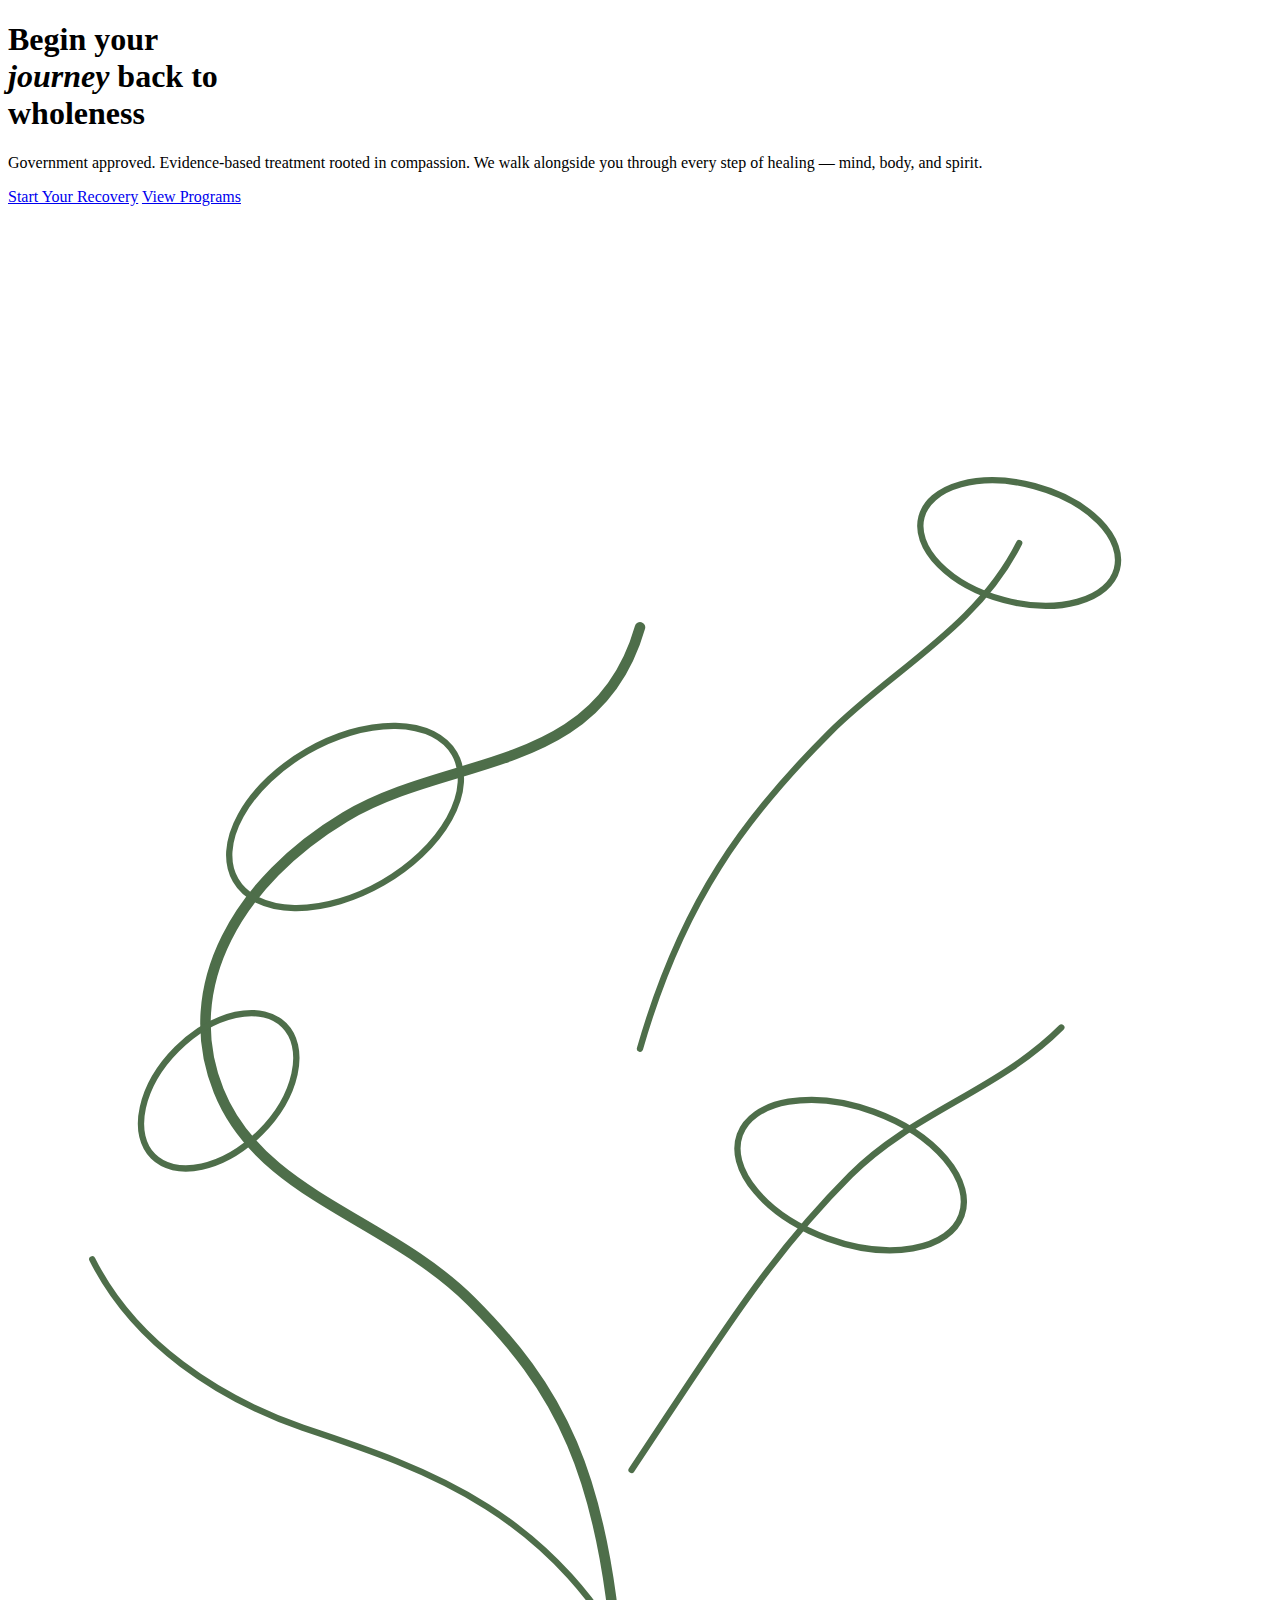
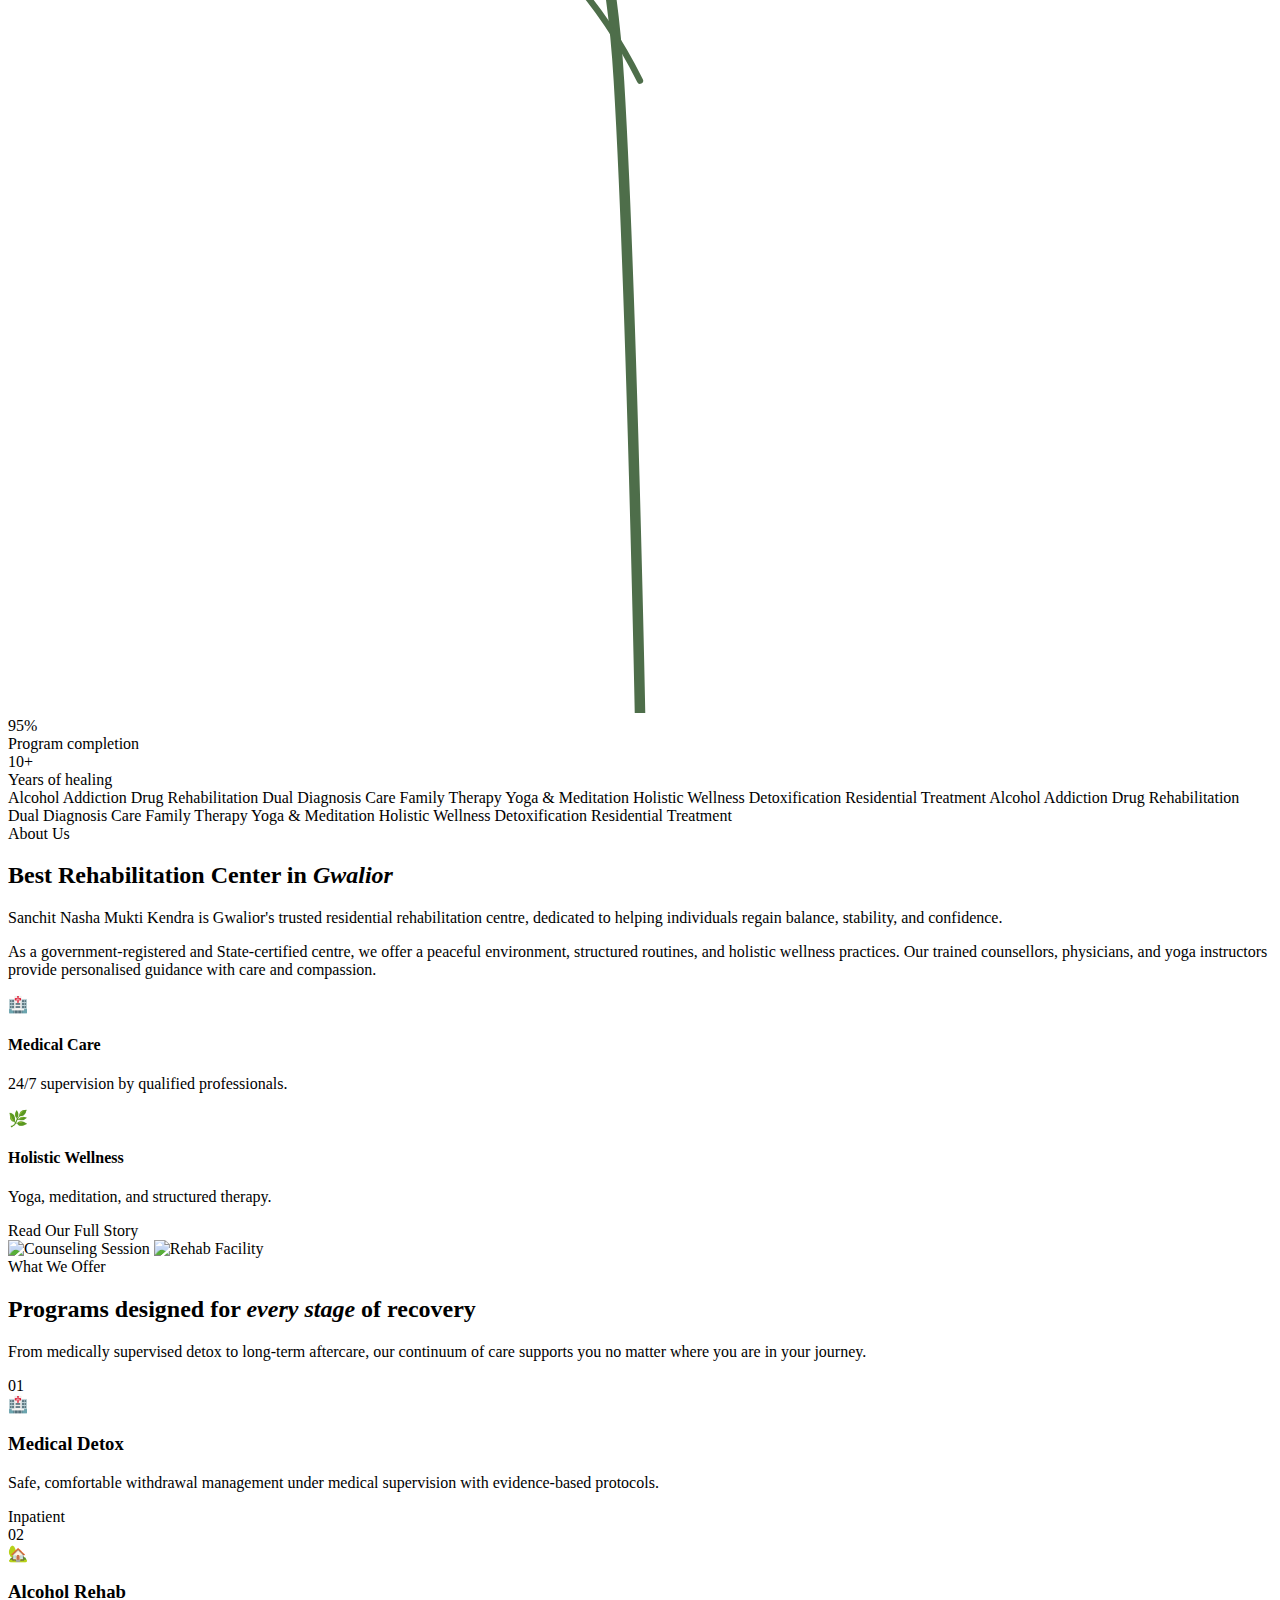
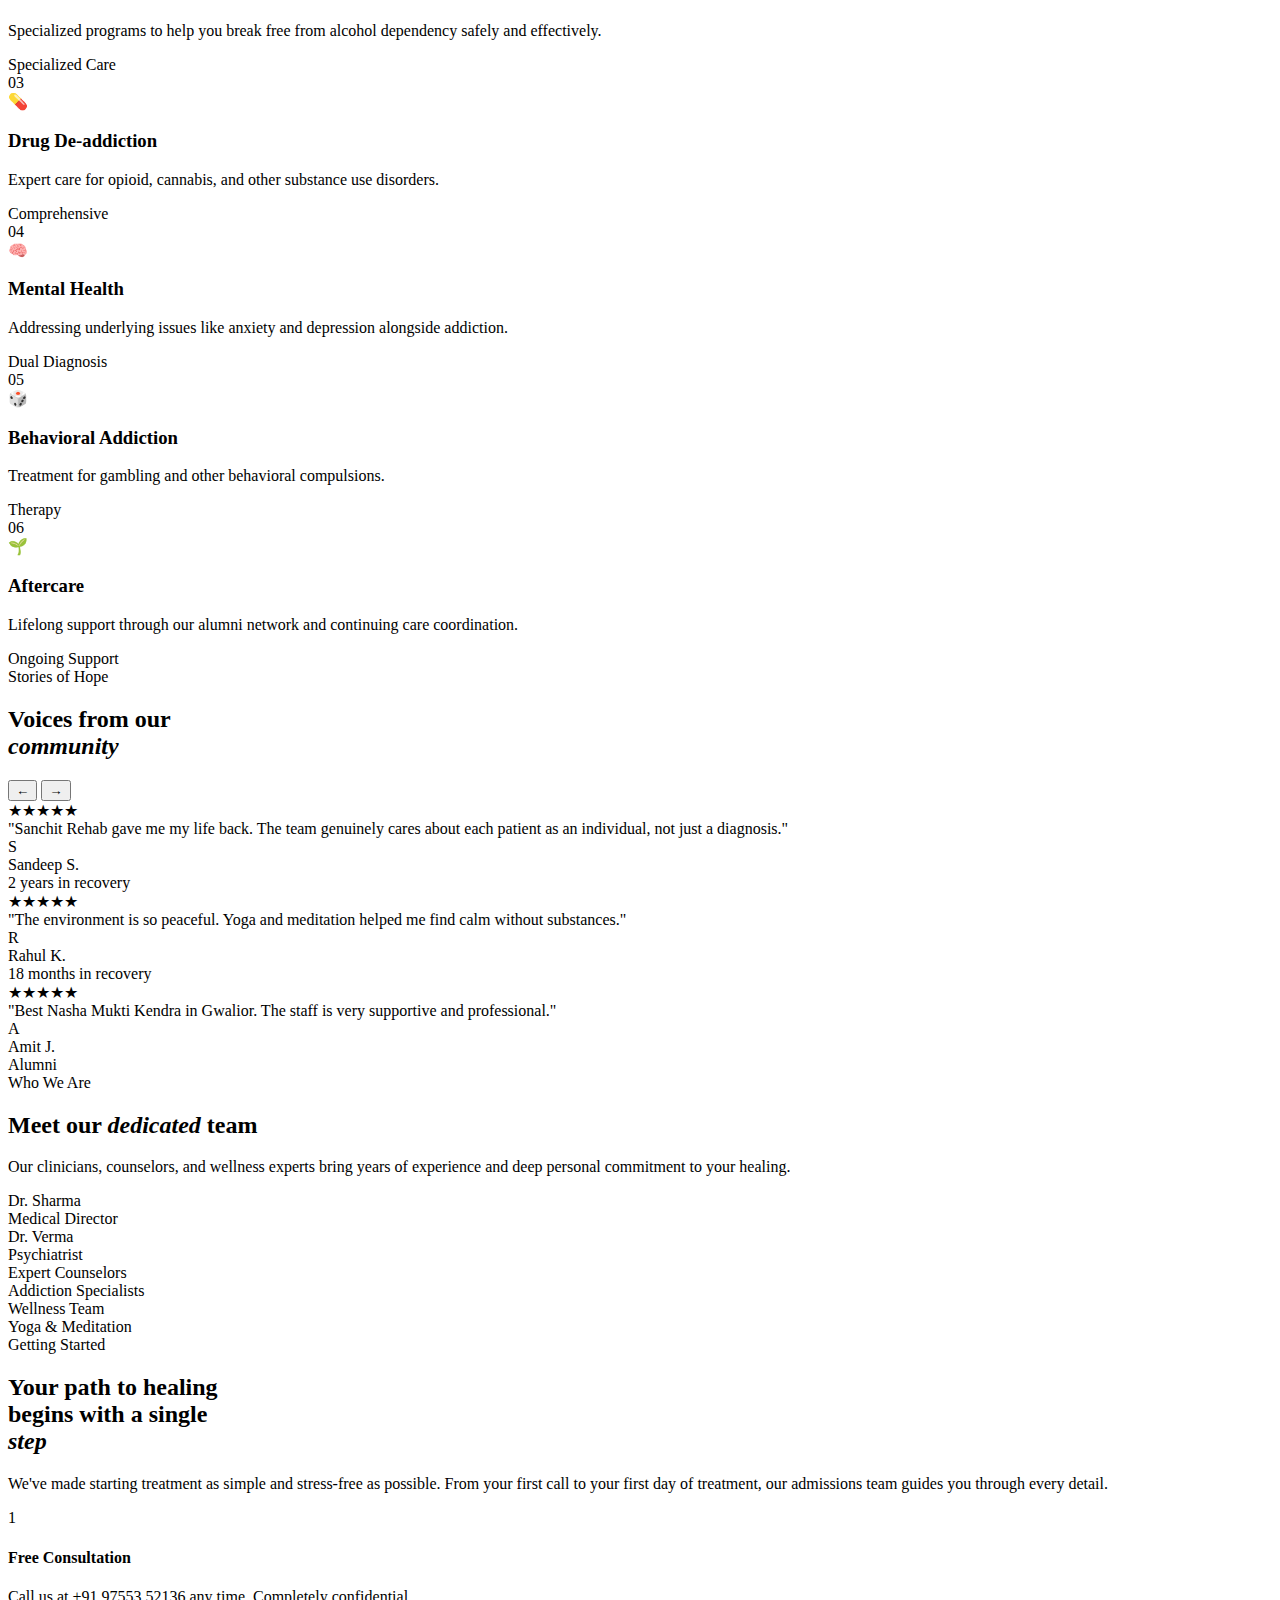
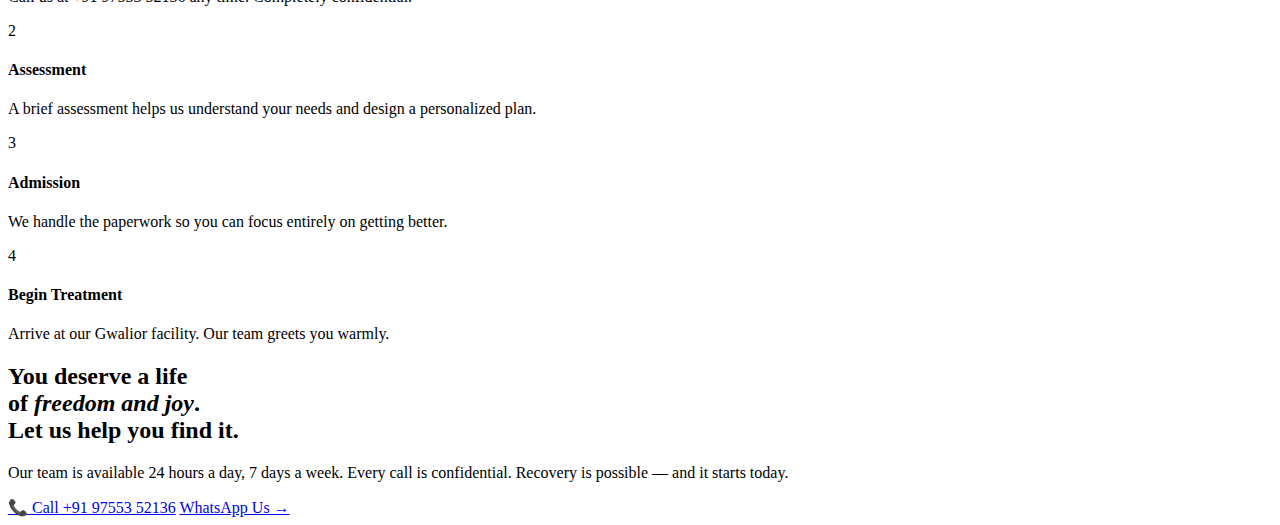
<file: target/classes/templates/index.html>
<!DOCTYPE html>
<html xmlns:th="http://www.thymeleaf.org">

<head th:replace="~{fragments :: head}"></head>

<body>

    <!-- NAVBAR FRAGMENT -->
    <div th:replace="~{fragments :: navbar}"></div>

    <section class="hero-section">
        <div class="hero-container">
            <div class="hero-content">
                <h1 class="hero-title">
                    Begin your<br>
                    <em>journey</em> back to<br>
                    wholeness
                </h1>
                <p class="hero-desc">
                    Government approved. Evidence-based treatment rooted in compassion. We walk alongside you
                    through every
                    step of healing — mind, body, and spirit.
                </p>
                <div class="hero-cta">
                    <a href="#contact" class="btn-primary">Start Your Recovery</a>
                    <a href="#programs" class="btn-secondary">View Programs</a>
                </div>
            </div>
        </div>
        <div class="hero-image-wrapper">
            <div class="hero-bg"></div>
            <div class="hero-shape"></div>
            <!-- Botanical decoration -->
            <svg class="hero-botanical" viewBox="0 0 300 500" fill="none" xmlns="http://www.w3.org/2000/svg">
                <path
                    d="M150 500 C150 500 148 400 145 350 C142 300 130 280 110 260 C90 240 60 235 50 210 C40 185 55 160 80 145 C105 130 140 135 150 100"
                    stroke="#4E6E4A" stroke-width="2.5" stroke-linecap="round" />
                <path d="M150 350 C130 310 100 300 70 290 C50 283 30 270 20 250" stroke="#4E6E4A" stroke-width="1.5"
                    stroke-linecap="round" />
                <path d="M148 300 C168 270 180 250 200 230 C215 215 235 210 250 195" stroke="#4E6E4A" stroke-width="1.5"
                    stroke-linecap="round" />
                <ellipse cx="80" cy="145" rx="30" ry="18" transform="rotate(-30 80 145)" stroke="#4E6E4A"
                    stroke-width="1.5" fill="none" />
                <ellipse cx="200" cy="230" rx="28" ry="16" transform="rotate(20 200 230)" stroke="#4E6E4A"
                    stroke-width="1.5" fill="none" />
                <ellipse cx="50" cy="210" rx="22" ry="14" transform="rotate(-45 50 210)" stroke="#4E6E4A"
                    stroke-width="1.5" fill="none" />
                <path d="M150 200 C160 165 175 145 195 125 C210 110 230 100 240 80" stroke="#4E6E4A" stroke-width="1.5"
                    stroke-linecap="round" />
                <ellipse cx="240" cy="80" rx="24" ry="14" transform="rotate(15 240 80)" stroke="#4E6E4A"
                    stroke-width="1.5" fill="none" />
            </svg>
            <div class="hero-stats">
                <div class="stat">
                    <div class="stat-num">95%</div>
                    <div class="stat-label">Program completion</div>
                </div>
                <div class="stat">
                    <div class="stat-num">10+</div>
                    <div class="stat-label">Years of healing</div>
                </div>
            </div>
        </div>
    </section>

    <!-- MARQUEE -->
    <div class="marquee-band">
        <div class="marquee-inner">
            <span>Alcohol Addiction</span>
            <span>Drug Rehabilitation</span>
            <span>Dual Diagnosis Care</span>
            <span>Family Therapy</span>
            <span>Yoga & Meditation</span>
            <span>Holistic Wellness</span>
            <span>Detoxification</span>
            <span>Residential Treatment</span>
            <span>Alcohol Addiction</span>
            <span>Drug Rehabilitation</span>
            <span>Dual Diagnosis Care</span>
            <span>Family Therapy</span>
            <span>Yoga & Meditation</span>
            <span>Holistic Wellness</span>
            <span>Detoxification</span>
            <span>Residential Treatment</span>
        </div>
    </div>

    <!-- APPROACH -->
    <section class="approach reveal" id="approach">
        <div class="approach-text">
            <div class="section-label">About Us</div>
            <h2 class="section-title">Best Rehabilitation Center in <em>Gwalior</em></h2>
            <p>Sanchit Nasha Mukti Kendra is Gwalior's trusted residential rehabilitation centre, dedicated to helping
                individuals regain balance, stability, and confidence.</p>
            <p>As a government-registered and State-certified centre, we offer a peaceful environment, structured
                routines, and holistic wellness practices. Our trained counsellors, physicians, and yoga instructors
                provide personalised guidance with care and compassion.</p>
            <div class="approach-pillars">
                <div class="pillar">
                    <div class="pillar-icon">🏥</div>
                    <h4>Medical Care</h4>
                    <p>24/7 supervision by qualified professionals.</p>
                </div>
                <div class="pillar">
                    <div class="pillar-icon">🌿</div>
                    <h4>Holistic Wellness</h4>
                    <p>Yoga, meditation, and structured therapy.</p>
                </div>
            </div>
            <a th:href="@{/about}" class="btn-primary" style="margin-top: 2rem;">Read Our Full Story</a>
        </div>
        <div class="approach-visual">
            <div class="image-stack">
                <img th:src="@{/assets/images/about.jpg}" alt="Counseling Session" class="img-1">
                <img th:src="@{/assets/images/gallery-1.jpg}" alt="Rehab Facility" class="img-2">
            </div>
            <!-- Decorative shape -->
            <div class="visual-shape"></div>
        </div>

    </section>

    <!-- PROGRAMS -->
    <section class="programs reveal" id="programs">
        <div class="section-label">What We Offer</div>
        <h2 class="section-title">Programs designed for <em>every stage</em> of recovery</h2>
        <p class="programs-subtitle">From medically supervised detox to long-term aftercare, our continuum of
            care
            supports you no matter where you are in your journey.</p>
        <div class="programs-grid">
            <div class="program-card">
                <div class="program-num">01</div>
                <div class="program-icon">🏥</div>
                <h3>Medical Detox</h3>
                <p>Safe, comfortable withdrawal management under medical supervision with evidence-based
                    protocols.</p>
                <span class="program-tag">Inpatient</span>
            </div>
            <div class="program-card">
                <div class="program-num">02</div>
                <div class="program-icon">🏡</div>
                <h3>Alcohol Rehab</h3>
                <p>Specialized programs to help you break free from alcohol dependency safely and effectively.
                </p>
                <span class="program-tag">Specialized Care</span>
            </div>
            <div class="program-card">
                <div class="program-num">03</div>
                <div class="program-icon">💊</div>
                <h3>Drug De-addiction</h3>
                <p>Expert care for opioid, cannabis, and other substance use disorders.</p>
                <span class="program-tag">Comprehensive</span>
            </div>
            <div class="program-card">
                <div class="program-num">04</div>
                <div class="program-icon">🧠</div>
                <h3>Mental Health</h3>
                <p>Addressing underlying issues like anxiety and depression alongside addiction.</p>
                <span class="program-tag">Dual Diagnosis</span>
            </div>
            <div class="program-card">
                <div class="program-num">05</div>
                <div class="program-icon">🎲</div>
                <h3>Behavioral Addiction</h3>
                <p>Treatment for gambling and other behavioral compulsions.</p>
                <span class="program-tag">Therapy</span>
            </div>
            <div class="program-card">
                <div class="program-num">06</div>
                <div class="program-icon">🌱</div>
                <h3>Aftercare</h3>
                <p>Lifelong support through our alumni network and continuing care coordination.</p>
                <span class="program-tag">Ongoing Support</span>
            </div>
        </div>
    </section>

    <!-- TESTIMONIALS -->
    <section class="testimonials reveal">
        <div class="testimonials-header">
            <div>
                <div class="section-label">Stories of Hope</div>
                <h2 class="section-title">Voices from our<br><em>community</em></h2>
            </div>
            <div class="scroll-arrows">
                <button class="scroll-btn" onclick="scrollTestimonials(-1)">←</button>
                <button class="scroll-btn" onclick="scrollTestimonials(1)">→</button>
            </div>
        </div>
        <div class="testimonials-scroll" id="testimonials-scroll">
            <div class="testimonial-card">
                <div class="t-stars">★★★★★</div>
                <div class="t-quote">"Sanchit Rehab gave me my life back. The team genuinely cares about each
                    patient as
                    an individual, not just a diagnosis."</div>
                <div class="t-author">
                    <div class="t-avatar">S</div>
                    <div>
                        <div class="t-name">Sandeep S.</div>
                        <div class="t-meta">2 years in recovery</div>
                    </div>
                </div>
            </div>
            <div class="testimonial-card">
                <div class="t-stars">★★★★★</div>
                <div class="t-quote">"The environment is so peaceful. Yoga and meditation helped me find calm
                    without
                    substances."</div>
                <div class="t-author">
                    <div class="t-avatar">R</div>
                    <div>
                        <div class="t-name">Rahul K.</div>
                        <div class="t-meta">18 months in recovery</div>
                    </div>
                </div>
            </div>
            <div class="testimonial-card">
                <div class="t-stars">★★★★★</div>
                <div class="t-quote">"Best Nasha Mukti Kendra in Gwalior. The staff is very supportive and
                    professional."</div>
                <div class="t-author">
                    <div class="t-avatar">A</div>
                    <div>
                        <div class="t-name">Amit J.</div>
                        <div class="t-meta">Alumni</div>
                    </div>
                </div>
            </div>
        </div>
    </section>

    <!-- TEAM -->
    <section class="team reveal" id="team">
        <div class="section-label">Who We Are</div>
        <h2 class="section-title">Meet our <em>dedicated</em> team</h2>
        <p class="team-subtitle">Our clinicians, counselors, and wellness experts bring years of experience and
            deep
            personal commitment to your healing.</p>
        <div class="team-grid">
            <div class="team-card">
                <div class="team-photo">
                    <div class="team-photo-bg"
                        style="background: linear-gradient(135deg, #D4E8E4 0%, #A8C4A2 60%, #7D9B76 100%); height: 100%;">
                    </div>
                </div>
                <div class="team-name">Dr. Sharma</div>
                <div class="team-role">Medical Director</div>
            </div>
            <div class="team-card">
                <div class="team-photo">
                    <div class="team-photo-bg"
                        style="background: linear-gradient(135deg, #E8D5B0 0%, #C9A96E 60%, #B07D63 100%); height: 100%;">
                    </div>
                </div>
                <div class="team-name">Dr. Verma</div>
                <div class="team-role">Psychiatrist</div>
            </div>
            <div class="team-card">
                <div class="team-photo">
                    <div class="team-photo-bg"
                        style="background: linear-gradient(135deg, #F7F3EC 0%, #D4E8E4 60%, #7D9B76 100%); height: 100%;">
                    </div>
                </div>
                <div class="team-name">Expert Counselors</div>
                <div class="team-role">Addiction Specialists</div>
            </div>
            <div class="team-card">
                <div class="team-photo">
                    <div class="team-photo-bg"
                        style="background: linear-gradient(135deg, #C9A96E 0%, #7D9B76 50%, #4E6E4A 100%); height: 100%;">
                    </div>
                </div>
                <div class="team-name">Wellness Team</div>
                <div class="team-role">Yoga & Meditation</div>
            </div>
        </div>
    </section>

    <!-- PROCESS -->
    <section class="process reveal" id="process">
        <div class="process-header">
            <div>
                <div class="section-label">Getting Started</div>
                <h2 class="section-title">Your path to healing<br>begins with a single<br><em>step</em></h2>
            </div>
            <p>We've made starting treatment as simple and stress-free as possible. From your first call to your
                first
                day of treatment, our admissions team guides you through every detail.</p>
        </div>
        <div class="process-steps">
            <div class="process-step">
                <div class="step-circle">1</div>
                <h4>Free Consultation</h4>
                <p>Call us at +91 97553 52136 any time. Completely confidential.</p>
            </div>
            <div class="process-step">
                <div class="step-circle">2</div>
                <h4>Assessment</h4>
                <p>A brief assessment helps us understand your needs and design a personalized plan.</p>
            </div>
            <div class="process-step">
                <div class="step-circle">3</div>
                <h4>Admission</h4>
                <p>We handle the paperwork so you can focus entirely on getting better.</p>
            </div>
            <div class="process-step">
                <div class="step-circle">4</div>
                <h4>Begin Treatment</h4>
                <p>Arrive at our Gwalior facility. Our team greets you warmly.</p>
            </div>
        </div>
    </section>

    <!-- CTA BAND -->
    <div class="cta-band reveal" id="contact">
        <h2>You deserve a life<br>of <em>freedom and joy</em>.<br>Let us help you find it.</h2>
        <div class="cta-right">
            <p>Our team is available 24 hours a day, 7 days a week. Every call is confidential. Recovery is
                possible —
                and it starts today.</p>
            <div class="cta-buttons">
                <a href="tel:+919755352136" class="btn-light">📞 Call +91 97553 52136</a>
                <a href="https://wa.me/919755352136" class="btn-ghost">WhatsApp Us →</a>
            </div>
        </div>
    </div>

    <!-- NAVBAR FRAGMENT -->

    <!-- FOOTER FRAGMENT -->
    <footer th:replace="~{fragments :: footer}"></footer>

    <script>
        // Navbar scroll effect
        const navbar = document.getElementById('navbar');
        window.addEventListener('scroll', () => {
            navbar.classList.toggle('scrolled', window.scrollY > 60);
        });

        // Scroll reveal
        const reveals = document.querySelectorAll('.reveal');
        const observer = new IntersectionObserver((entries) => {
            entries.forEach(entry => {
                if (entry.isIntersecting) {
                    entry.target.classList.add('visible');
                }
            });
        }, { threshold: 0.1 });
        reveals.forEach(el => observer.observe(el));

        // Testimonials scroll
        function scrollTestimonials(dir) {
            const el = document.getElementById('testimonials-scroll');
            el.scrollBy({ left: dir * 420, behavior: 'smooth' });
        }
    </script>
</body>

</html>
</file>
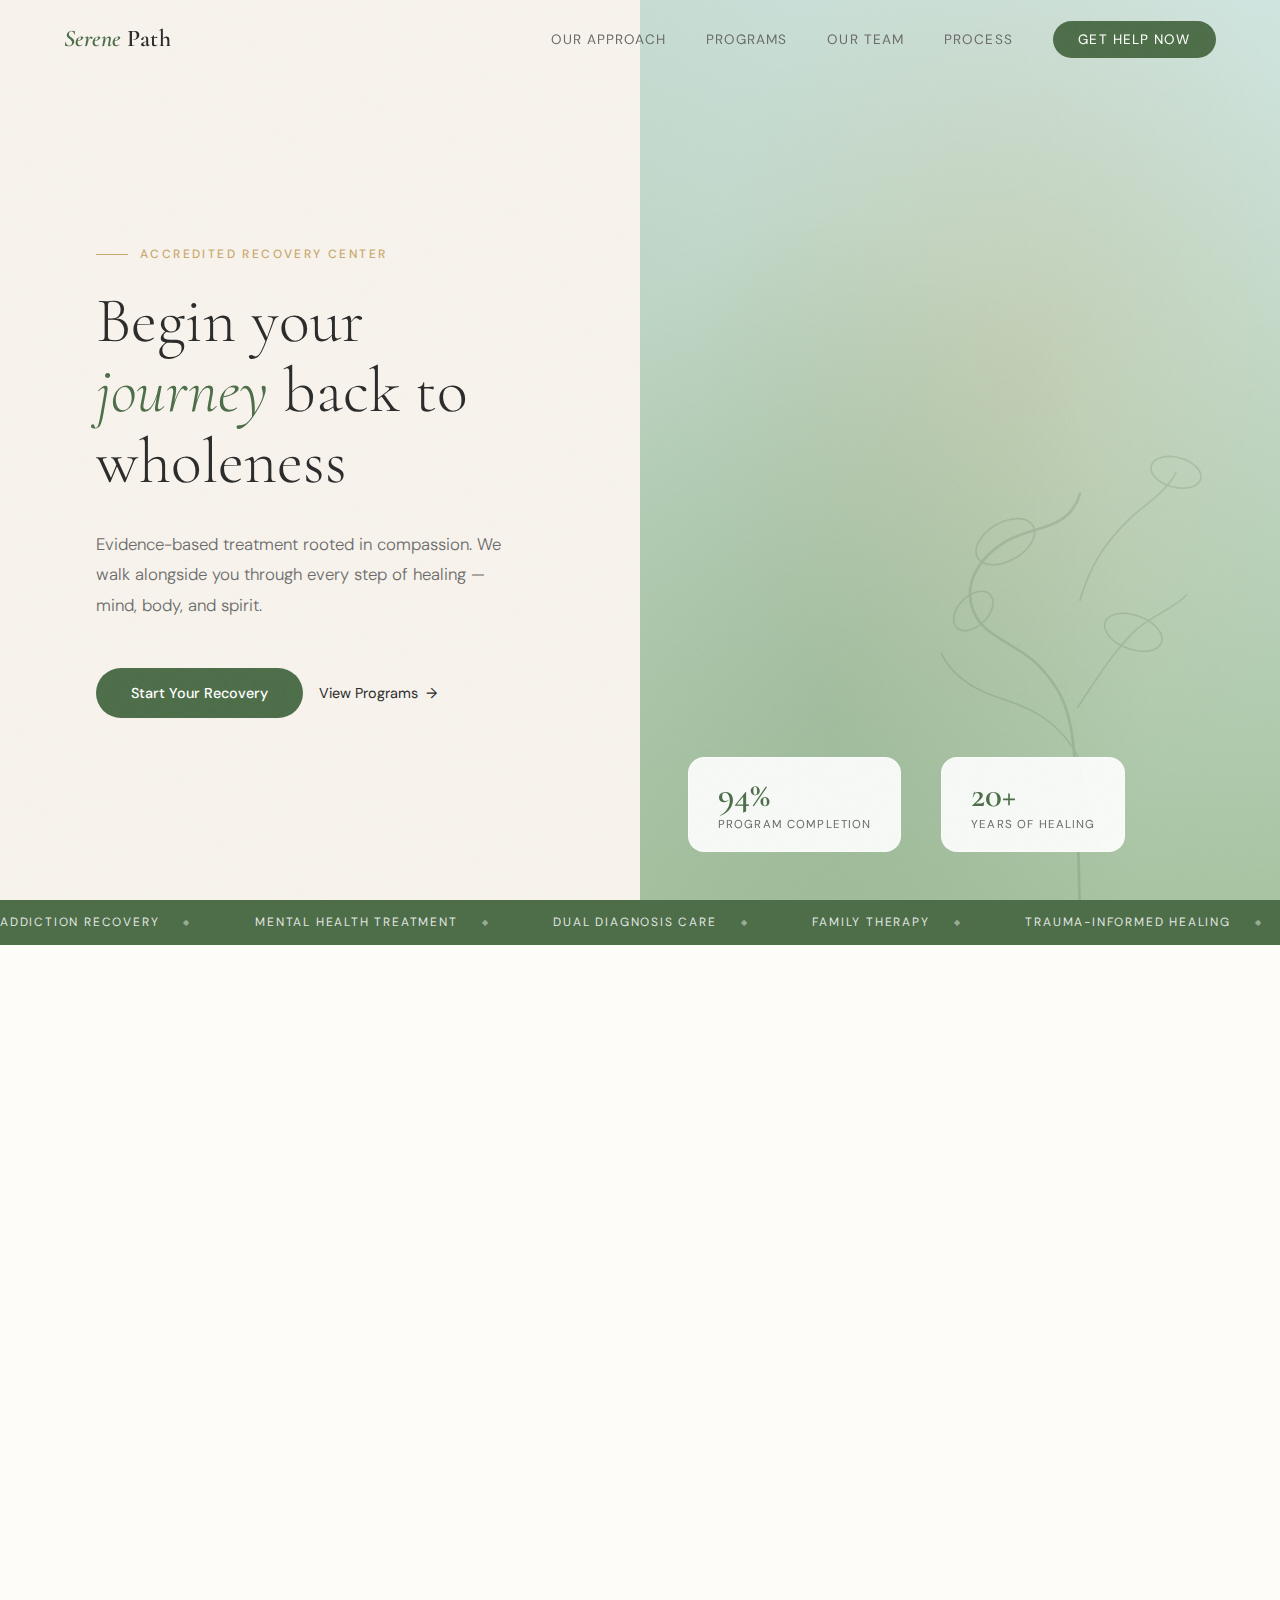
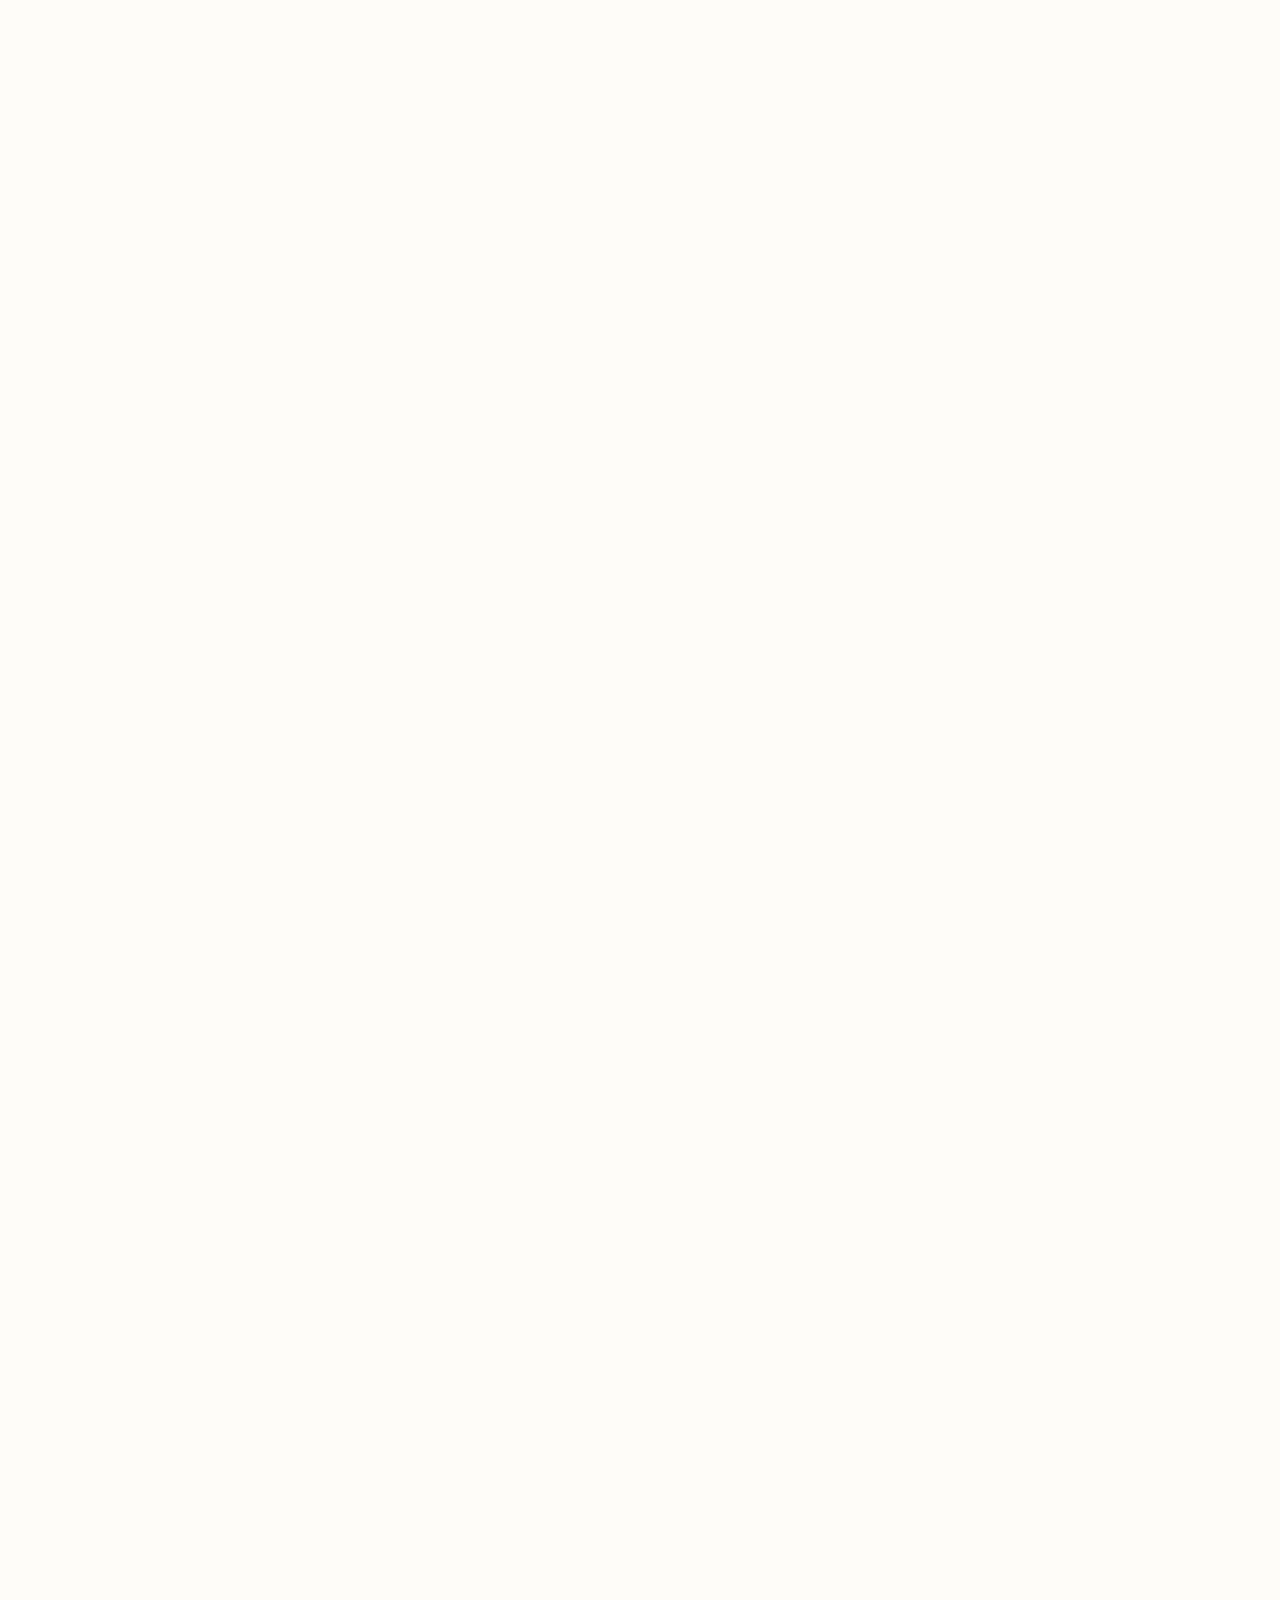
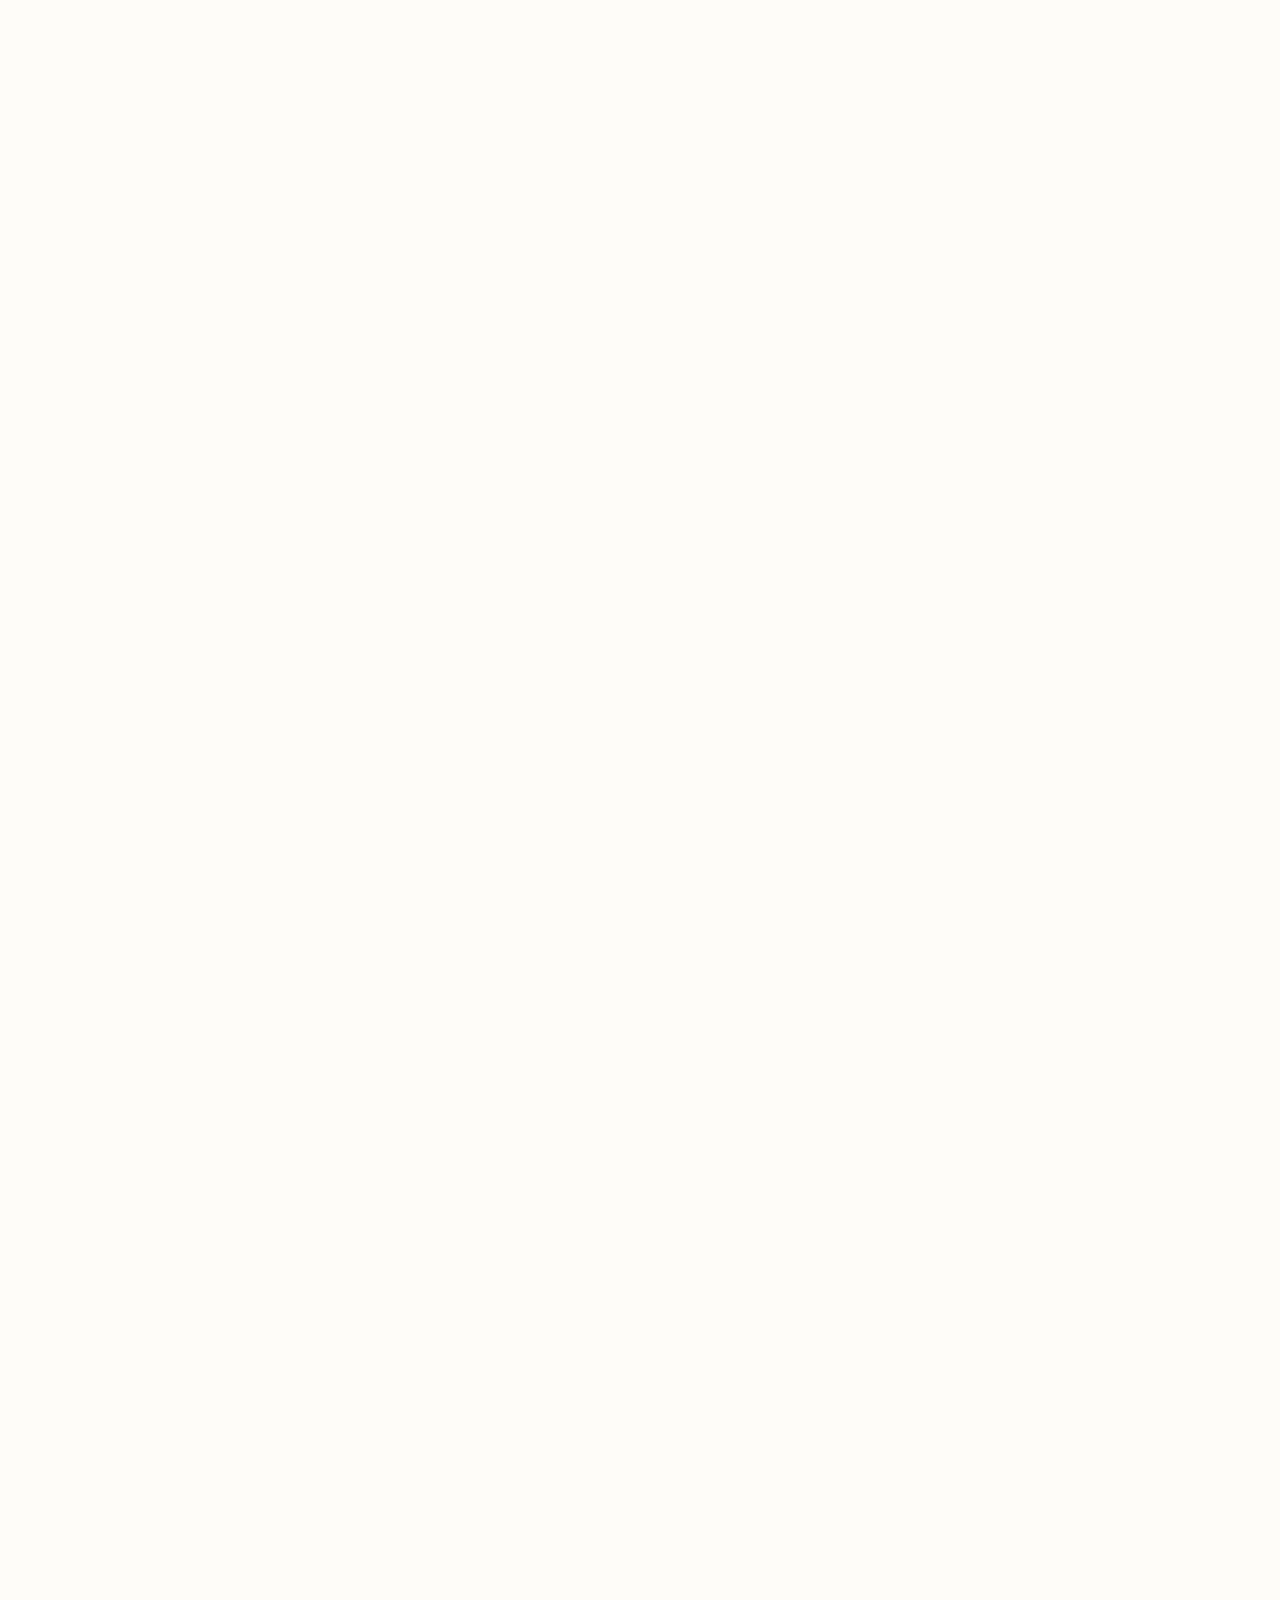
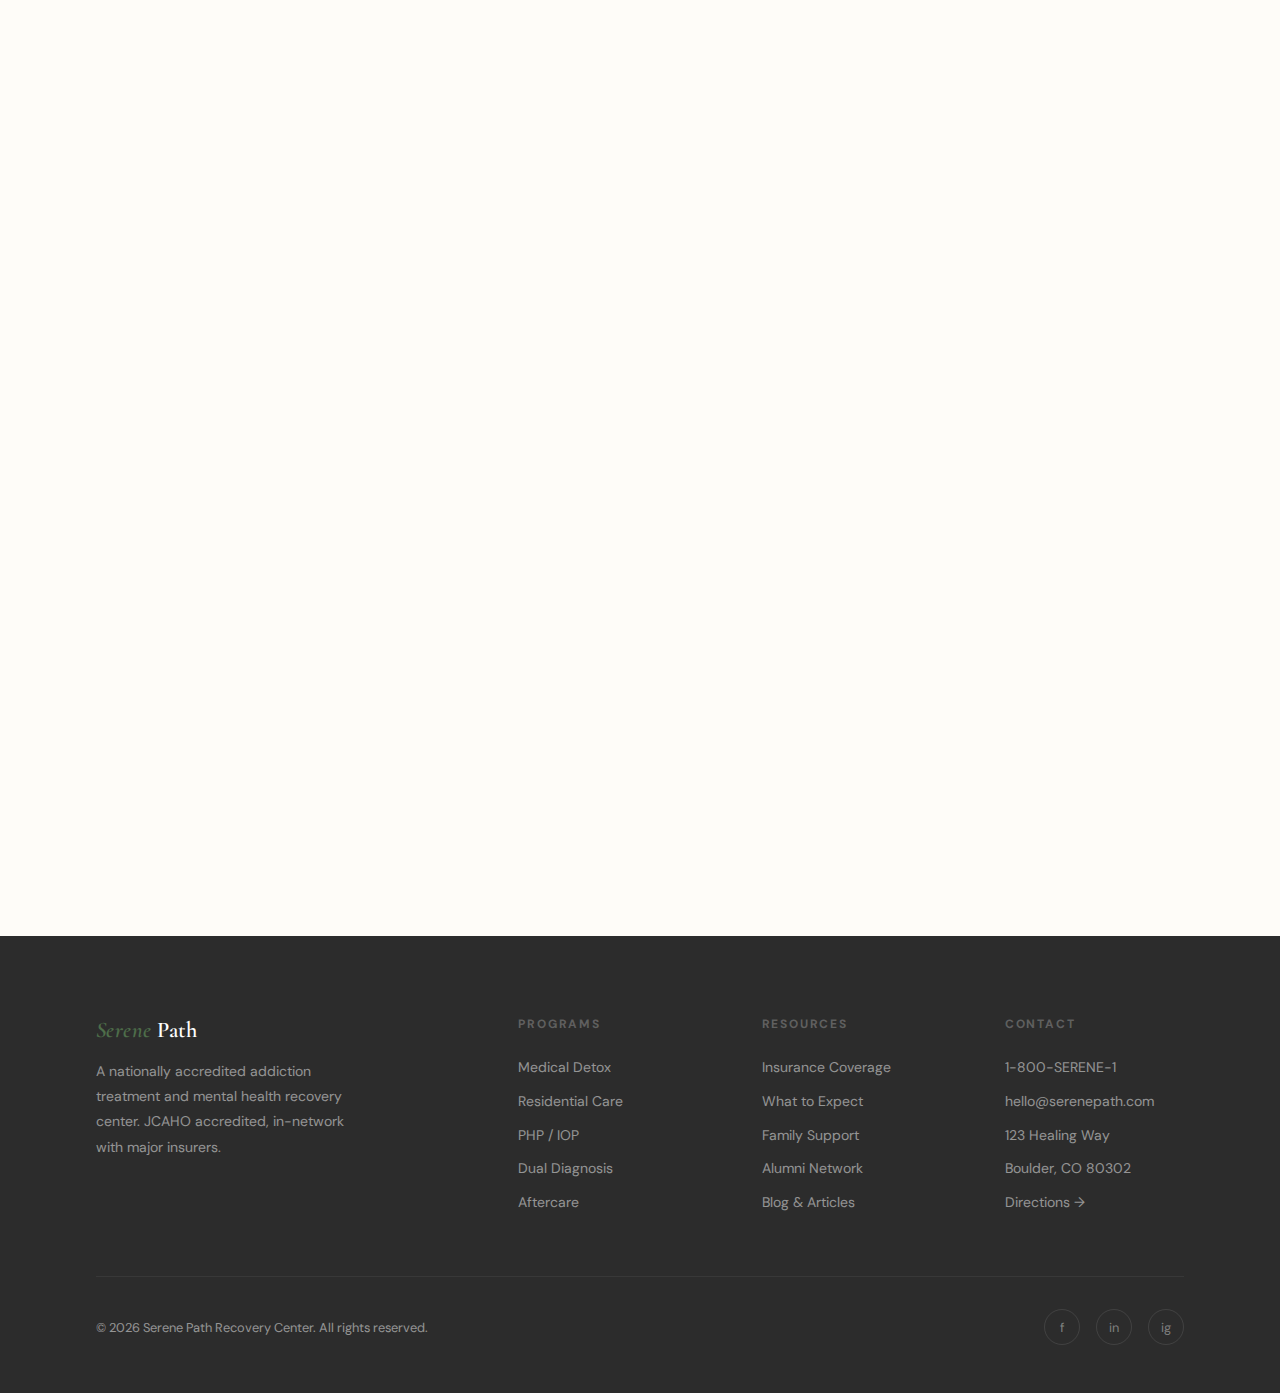
<file: ex.html>
<!DOCTYPE html>
<html lang="en">
<head>
  <meta charset="UTF-8" />
  <meta name="viewport" content="width=device-width, initial-scale=1.0" />
  <title>Serene Path Recovery Center</title>
  <link href="https://fonts.googleapis.com/css2?family=Cormorant+Garamond:ital,wght@0,300;0,400;0,600;1,300;1,400&family=DM+Sans:wght@300;400;500&display=swap" rel="stylesheet" />
  <style>
    :root {
      --sage: #7D9B76;
      --sage-light: #A8C4A2;
      --sage-dark: #4E6E4A;
      --cream: #F7F3EC;
      --warm-white: #FEFCF8;
      --charcoal: #2C2C2C;
      --muted: #6B6B6B;
      --gold: #C9A96E;
      --gold-light: #E8D5B0;
      --terra: #B07D63;
      --sky: #D4E8E4;
    }

    *, *::before, *::after { box-sizing: border-box; margin: 0; padding: 0; }

    html { scroll-behavior: smooth; }

    body {
      font-family: 'DM Sans', sans-serif;
      background: var(--warm-white);
      color: var(--charcoal);
      overflow-x: hidden;
    }

    /* ── NOISE TEXTURE OVERLAY ── */
    body::before {
      content: '';
      position: fixed;
      inset: 0;
      background-image: url("data:image/svg+xml,%3Csvg viewBox='0 0 200 200' xmlns='http://www.w3.org/2000/svg'%3E%3Cfilter id='n'%3E%3CfeTurbulence type='fractalNoise' baseFrequency='0.9' numOctaves='4' stitchTiles='stitch'/%3E%3C/filter%3E%3Crect width='100%25' height='100%25' filter='url(%23n)' opacity='0.03'/%3E%3C/svg%3E");
      pointer-events: none;
      z-index: 9999;
      opacity: 0.4;
    }

    /* ── NAVBAR ── */
    nav {
      position: fixed;
      top: 0; left: 0; right: 0;
      z-index: 100;
      padding: 1.5rem 4rem;
      display: flex;
      align-items: center;
      justify-content: space-between;
      transition: background 0.4s, box-shadow 0.4s;
    }
    nav.scrolled {
      background: rgba(247, 243, 236, 0.95);
      backdrop-filter: blur(12px);
      box-shadow: 0 1px 0 rgba(0,0,0,0.06);
    }
    .nav-logo {
      font-family: 'Cormorant Garamond', serif;
      font-size: 1.5rem;
      font-weight: 600;
      color: var(--charcoal);
      letter-spacing: 0.02em;
      text-decoration: none;
    }
    .nav-logo span { color: var(--sage-dark); font-style: italic; }
    .nav-links {
      display: flex;
      gap: 2.5rem;
      list-style: none;
      align-items: center;
    }
    .nav-links a {
      font-size: 0.85rem;
      font-weight: 400;
      color: var(--muted);
      text-decoration: none;
      letter-spacing: 0.08em;
      text-transform: uppercase;
      transition: color 0.2s;
    }
    .nav-links a:hover { color: var(--charcoal); }
    .nav-cta {
      background: var(--sage-dark);
      color: white !important;
      padding: 0.65rem 1.6rem;
      border-radius: 100px;
      transition: background 0.2s, transform 0.2s !important;
    }
    .nav-cta:hover { background: var(--sage) !important; transform: translateY(-1px); }

    /* ── HERO ── */
    .hero {
      min-height: 100vh;
      display: grid;
      grid-template-columns: 1fr 1fr;
      position: relative;
      overflow: hidden;
    }
    .hero-left {
      display: flex;
      flex-direction: column;
      justify-content: center;
      padding: 10rem 5rem 6rem 6rem;
      background: var(--cream);
      position: relative;
      z-index: 2;
    }
    .hero-left::after {
      content: '';
      position: absolute;
      right: -80px;
      top: 0; bottom: 0;
      width: 160px;
      background: var(--cream);
      clip-path: ellipse(80px 100% at 0% 50%);
      z-index: 3;
    }
    .hero-eyebrow {
      font-size: 0.75rem;
      font-weight: 500;
      letter-spacing: 0.2em;
      text-transform: uppercase;
      color: var(--gold);
      margin-bottom: 1.5rem;
      display: flex;
      align-items: center;
      gap: 0.75rem;
      animation: fadeUp 0.8s ease both;
    }
    .hero-eyebrow::before {
      content: '';
      width: 32px; height: 1px;
      background: var(--gold);
    }
    .hero-title {
      font-family: 'Cormorant Garamond', serif;
      font-size: clamp(3rem, 5vw, 5.5rem);
      font-weight: 300;
      line-height: 1.1;
      color: var(--charcoal);
      margin-bottom: 2rem;
      animation: fadeUp 0.8s 0.15s ease both;
    }
    .hero-title em {
      font-style: italic;
      color: var(--sage-dark);
    }
    .hero-desc {
      font-size: 1.05rem;
      font-weight: 300;
      line-height: 1.8;
      color: var(--muted);
      max-width: 420px;
      margin-bottom: 3rem;
      animation: fadeUp 0.8s 0.3s ease both;
    }
    .hero-actions {
      display: flex;
      gap: 1rem;
      align-items: center;
      animation: fadeUp 0.8s 0.45s ease both;
    }
    .btn-primary {
      background: var(--sage-dark);
      color: white;
      padding: 1rem 2.2rem;
      border: none;
      border-radius: 100px;
      font-family: 'DM Sans', sans-serif;
      font-size: 0.9rem;
      font-weight: 500;
      cursor: pointer;
      transition: all 0.3s;
      text-decoration: none;
      display: inline-block;
    }
    .btn-primary:hover { background: var(--sage); transform: translateY(-2px); box-shadow: 0 8px 24px rgba(77,110,74,0.25); }
    .btn-secondary {
      color: var(--charcoal);
      font-size: 0.9rem;
      font-weight: 400;
      text-decoration: none;
      display: flex;
      align-items: center;
      gap: 0.5rem;
      transition: gap 0.2s;
    }
    .btn-secondary:hover { gap: 0.8rem; }
    .btn-secondary::after { content: '→'; }

    .hero-right {
      position: relative;
      overflow: hidden;
    }
    .hero-bg {
      position: absolute;
      inset: 0;
      background:
        linear-gradient(135deg, rgba(125,155,118,0.15) 0%, transparent 60%),
        linear-gradient(to bottom, #D4E8E4 0%, #A8C4A2 100%);
    }
    .hero-image {
      width: 100%; height: 100%;
      object-fit: cover;
      opacity: 0.7;
      mix-blend-mode: multiply;
    }
    .hero-shape {
      position: absolute;
      inset: 0;
      background: radial-gradient(ellipse at 60% 40%, rgba(201,169,110,0.2) 0%, transparent 60%),
                  radial-gradient(ellipse at 30% 80%, rgba(125,155,118,0.3) 0%, transparent 50%);
    }
    /* Decorative botanical SVG */
    .hero-botanical {
      position: absolute;
      bottom: -20px; right: 40px;
      width: 320px;
      opacity: 0.18;
      animation: sway 6s ease-in-out infinite;
    }
    @keyframes sway {
      0%, 100% { transform: rotate(-2deg) scale(1); }
      50% { transform: rotate(2deg) scale(1.02); }
    }
    .hero-stats {
      position: absolute;
      bottom: 3rem; left: 3rem;
      display: flex;
      gap: 2.5rem;
      z-index: 4;
      animation: fadeUp 0.8s 0.6s ease both;
    }
    .stat {
      background: rgba(255,255,255,0.9);
      backdrop-filter: blur(12px);
      padding: 1.2rem 1.8rem;
      border-radius: 16px;
      border: 1px solid rgba(255,255,255,0.6);
    }
    .stat-num {
      font-family: 'Cormorant Garamond', serif;
      font-size: 2.2rem;
      font-weight: 600;
      color: var(--sage-dark);
      line-height: 1;
    }
    .stat-label {
      font-size: 0.72rem;
      font-weight: 400;
      letter-spacing: 0.1em;
      text-transform: uppercase;
      color: var(--muted);
      margin-top: 0.3rem;
    }

    /* ── MARQUEE ── */
    .marquee-band {
      background: var(--sage-dark);
      color: rgba(255,255,255,0.85);
      padding: 0.9rem 0;
      overflow: hidden;
      font-size: 0.75rem;
      font-weight: 400;
      letter-spacing: 0.15em;
      text-transform: uppercase;
    }
    .marquee-inner {
      display: flex;
      animation: marquee 30s linear infinite;
      white-space: nowrap;
      gap: 4rem;
    }
    .marquee-inner span { display: flex; align-items: center; gap: 1.5rem; }
    .marquee-inner span::after { content: '◆'; font-size: 0.5rem; opacity: 0.5; }
    @keyframes marquee { from { transform: translateX(0); } to { transform: translateX(-50%); } }

    /* ── SECTION SHARED ── */
    section { padding: 7rem 6rem; }
    .section-label {
      font-size: 0.72rem;
      letter-spacing: 0.2em;
      text-transform: uppercase;
      color: var(--gold);
      font-weight: 500;
      margin-bottom: 1rem;
      display: flex;
      align-items: center;
      gap: 0.75rem;
    }
    .section-label::before { content: ''; width: 28px; height: 1px; background: var(--gold); }
    .section-title {
      font-family: 'Cormorant Garamond', serif;
      font-size: clamp(2.2rem, 3.5vw, 3.5rem);
      font-weight: 300;
      line-height: 1.15;
      color: var(--charcoal);
    }
    .section-title em { font-style: italic; color: var(--sage-dark); }

    /* ── APPROACH ── */
    .approach {
      background: var(--warm-white);
      display: grid;
      grid-template-columns: 1fr 1fr;
      gap: 6rem;
      align-items: center;
    }
    .approach-text .section-title { margin-bottom: 1.5rem; }
    .approach-text p {
      font-size: 1rem;
      font-weight: 300;
      line-height: 1.9;
      color: var(--muted);
      margin-bottom: 1rem;
    }
    .approach-pillars {
      display: grid;
      grid-template-columns: 1fr 1fr;
      gap: 1.5rem;
      margin-top: 2.5rem;
    }
    .pillar {
      padding: 1.5rem;
      background: var(--cream);
      border-radius: 16px;
      border-left: 3px solid var(--sage-light);
      transition: border-color 0.2s, transform 0.2s;
    }
    .pillar:hover { border-color: var(--sage-dark); transform: translateY(-3px); }
    .pillar-icon { font-size: 1.4rem; margin-bottom: 0.6rem; }
    .pillar h4 {
      font-family: 'Cormorant Garamond', serif;
      font-size: 1.1rem;
      font-weight: 600;
      color: var(--charcoal);
      margin-bottom: 0.3rem;
    }
    .pillar p { font-size: 0.85rem; color: var(--muted); line-height: 1.6; margin: 0; }

    .approach-visual {
      position: relative;
    }
    .approach-card {
      background: var(--cream);
      border-radius: 32px;
      overflow: hidden;
      aspect-ratio: 3/4;
      position: relative;
    }
    .approach-card-bg {
      width: 100%; height: 100%;
      background:
        radial-gradient(ellipse at 30% 20%, rgba(125,155,118,0.4) 0%, transparent 50%),
        radial-gradient(ellipse at 70% 80%, rgba(201,169,110,0.3) 0%, transparent 50%),
        linear-gradient(160deg, var(--sky) 0%, var(--cream) 100%);
    }
    .approach-float-card {
      position: absolute;
      bottom: 2rem; right: -2rem;
      background: white;
      border-radius: 20px;
      padding: 1.4rem 1.8rem;
      box-shadow: 0 20px 60px rgba(0,0,0,0.1);
      max-width: 220px;
    }
    .approach-float-card .quote {
      font-family: 'Cormorant Garamond', serif;
      font-size: 1.05rem;
      font-style: italic;
      color: var(--charcoal);
      line-height: 1.5;
      margin-bottom: 0.8rem;
    }
    .approach-float-card .attr {
      font-size: 0.75rem;
      color: var(--muted);
      font-weight: 400;
    }
    .approach-dot {
      position: absolute;
      top: 2rem; left: -1.5rem;
      width: 64px; height: 64px;
      background: var(--gold);
      border-radius: 50%;
      display: flex;
      align-items: center;
      justify-content: center;
      font-family: 'Cormorant Garamond', serif;
      font-size: 1.8rem;
      color: white;
      font-style: italic;
      box-shadow: 0 8px 24px rgba(201,169,110,0.4);
    }

    /* ── PROGRAMS ── */
    .programs {
      background: var(--charcoal);
      color: white;
      text-align: center;
    }
    .programs .section-label { justify-content: center; color: var(--gold-light); }
    .programs .section-label::before { background: var(--gold-light); }
    .programs .section-title { color: white; margin-bottom: 1rem; }
    .programs .section-title em { color: var(--sage-light); }
    .programs-subtitle {
      font-size: 1rem;
      font-weight: 300;
      color: rgba(255,255,255,0.6);
      max-width: 500px;
      margin: 0 auto 4rem;
      line-height: 1.8;
    }
    .programs-grid {
      display: grid;
      grid-template-columns: repeat(3, 1fr);
      gap: 1.5rem;
      max-width: 1100px;
      margin: 0 auto;
    }
    .program-card {
      background: rgba(255,255,255,0.04);
      border: 1px solid rgba(255,255,255,0.08);
      border-radius: 24px;
      padding: 2.5rem 2rem;
      text-align: left;
      transition: all 0.3s;
      cursor: pointer;
      position: relative;
      overflow: hidden;
    }
    .program-card::before {
      content: '';
      position: absolute;
      inset: 0;
      background: radial-gradient(ellipse at 50% 0%, rgba(125,155,118,0.12) 0%, transparent 70%);
      opacity: 0;
      transition: opacity 0.3s;
    }
    .program-card:hover { border-color: rgba(125,155,118,0.4); transform: translateY(-4px); }
    .program-card:hover::before { opacity: 1; }
    .program-num {
      font-family: 'Cormorant Garamond', serif;
      font-size: 3rem;
      font-weight: 300;
      color: rgba(255,255,255,0.08);
      line-height: 1;
      margin-bottom: 1rem;
    }
    .program-icon {
      width: 48px; height: 48px;
      background: rgba(125,155,118,0.15);
      border-radius: 12px;
      display: flex;
      align-items: center;
      justify-content: center;
      font-size: 1.3rem;
      margin-bottom: 1.2rem;
    }
    .program-card h3 {
      font-family: 'Cormorant Garamond', serif;
      font-size: 1.4rem;
      font-weight: 400;
      color: white;
      margin-bottom: 0.8rem;
    }
    .program-card p { font-size: 0.875rem; color: rgba(255,255,255,0.5); line-height: 1.7; }
    .program-tag {
      display: inline-block;
      margin-top: 1.5rem;
      font-size: 0.72rem;
      letter-spacing: 0.12em;
      text-transform: uppercase;
      color: var(--sage-light);
      border: 1px solid rgba(125,155,118,0.3);
      padding: 0.3rem 0.8rem;
      border-radius: 100px;
    }

    /* ── TESTIMONIALS ── */
    .testimonials {
      background: var(--cream);
      overflow: hidden;
    }
    .testimonials-header {
      display: flex;
      justify-content: space-between;
      align-items: flex-end;
      margin-bottom: 4rem;
    }
    .testimonials-scroll {
      display: flex;
      gap: 2rem;
      overflow-x: auto;
      scrollbar-width: none;
      padding-bottom: 1rem;
      scroll-snap-type: x mandatory;
    }
    .testimonials-scroll::-webkit-scrollbar { display: none; }
    .testimonial-card {
      min-width: 380px;
      background: white;
      border-radius: 24px;
      padding: 2.5rem;
      scroll-snap-align: start;
      flex-shrink: 0;
      border: 1px solid rgba(0,0,0,0.04);
      transition: box-shadow 0.3s;
    }
    .testimonial-card:hover { box-shadow: 0 16px 48px rgba(0,0,0,0.08); }
    .t-stars { color: var(--gold); font-size: 0.85rem; letter-spacing: 0.1em; margin-bottom: 1.2rem; }
    .t-quote {
      font-family: 'Cormorant Garamond', serif;
      font-size: 1.2rem;
      font-style: italic;
      font-weight: 300;
      line-height: 1.7;
      color: var(--charcoal);
      margin-bottom: 1.8rem;
    }
    .t-author { display: flex; align-items: center; gap: 1rem; }
    .t-avatar {
      width: 44px; height: 44px;
      border-radius: 50%;
      background: var(--sage-light);
      display: flex;
      align-items: center;
      justify-content: center;
      font-family: 'Cormorant Garamond', serif;
      font-size: 1.1rem;
      font-weight: 600;
      color: var(--sage-dark);
    }
    .t-name { font-size: 0.9rem; font-weight: 500; color: var(--charcoal); }
    .t-meta { font-size: 0.78rem; color: var(--muted); margin-top: 0.1rem; }
    .scroll-arrows { display: flex; gap: 0.75rem; }
    .scroll-btn {
      width: 44px; height: 44px;
      border-radius: 50%;
      border: 1px solid rgba(0,0,0,0.12);
      background: white;
      cursor: pointer;
      font-size: 1rem;
      transition: all 0.2s;
      display: flex;
      align-items: center;
      justify-content: center;
    }
    .scroll-btn:hover { background: var(--sage-dark); color: white; border-color: transparent; }

    /* ── TEAM ── */
    .team {
      background: var(--warm-white);
      text-align: center;
    }
    .team .section-label { justify-content: center; }
    .team .section-title { margin-bottom: 1rem; }
    .team-subtitle {
      font-size: 1rem;
      font-weight: 300;
      color: var(--muted);
      max-width: 480px;
      margin: 0 auto 4rem;
      line-height: 1.8;
    }
    .team-grid {
      display: grid;
      grid-template-columns: repeat(4, 1fr);
      gap: 2rem;
    }
    .team-card {
      text-align: left;
    }
    .team-photo {
      aspect-ratio: 3/4;
      border-radius: 20px;
      margin-bottom: 1.2rem;
      overflow: hidden;
      position: relative;
    }
    .team-photo-bg {
      width: 100%; height: 100%;
      transition: transform 0.4s;
    }
    .team-card:hover .team-photo-bg { transform: scale(1.03); }
    .team-name {
      font-family: 'Cormorant Garamond', serif;
      font-size: 1.15rem;
      font-weight: 600;
      color: var(--charcoal);
      margin-bottom: 0.2rem;
    }
    .team-role { font-size: 0.78rem; color: var(--sage-dark); font-weight: 500; letter-spacing: 0.06em; }

    /* ── PROCESS ── */
    .process {
      background: var(--cream);
    }
    .process-header {
      display: grid;
      grid-template-columns: 1fr 1fr;
      gap: 4rem;
      align-items: end;
      margin-bottom: 5rem;
    }
    .process-header p {
      font-size: 1rem;
      font-weight: 300;
      color: var(--muted);
      line-height: 1.9;
    }
    .process-steps {
      display: grid;
      grid-template-columns: repeat(4, 1fr);
      gap: 0;
      position: relative;
    }
    .process-steps::before {
      content: '';
      position: absolute;
      top: 2.5rem;
      left: 5%;
      right: 5%;
      height: 1px;
      background: repeating-linear-gradient(to right, var(--sage-light) 0, var(--sage-light) 6px, transparent 6px, transparent 14px);
    }
    .process-step {
      padding: 0 1.5rem;
      padding-top: 0;
    }
    .step-circle {
      width: 48px; height: 48px;
      border-radius: 50%;
      background: var(--warm-white);
      border: 2px solid var(--sage-light);
      display: flex;
      align-items: center;
      justify-content: center;
      font-family: 'Cormorant Garamond', serif;
      font-size: 1.1rem;
      font-weight: 600;
      color: var(--sage-dark);
      margin-bottom: 1.5rem;
      position: relative;
      z-index: 1;
      transition: all 0.3s;
    }
    .process-step:hover .step-circle {
      background: var(--sage-dark);
      color: white;
      border-color: var(--sage-dark);
    }
    .process-step h4 {
      font-family: 'Cormorant Garamond', serif;
      font-size: 1.15rem;
      font-weight: 600;
      color: var(--charcoal);
      margin-bottom: 0.6rem;
    }
    .process-step p { font-size: 0.85rem; color: var(--muted); line-height: 1.7; }

    /* ── CTA BAND ── */
    .cta-band {
      background: var(--sage-dark);
      padding: 6rem;
      display: grid;
      grid-template-columns: 1fr 1fr;
      gap: 4rem;
      align-items: center;
      position: relative;
      overflow: hidden;
    }
    .cta-band::before {
      content: '';
      position: absolute;
      top: -100px; right: -100px;
      width: 400px; height: 400px;
      border-radius: 50%;
      border: 60px solid rgba(255,255,255,0.04);
    }
    .cta-band::after {
      content: '';
      position: absolute;
      bottom: -80px; right: 200px;
      width: 280px; height: 280px;
      border-radius: 50%;
      border: 40px solid rgba(255,255,255,0.04);
    }
    .cta-band h2 {
      font-family: 'Cormorant Garamond', serif;
      font-size: clamp(2rem, 3vw, 3.5rem);
      font-weight: 300;
      color: white;
      line-height: 1.15;
    }
    .cta-band h2 em { font-style: italic; color: var(--gold-light); }
    .cta-right { display: flex; flex-direction: column; gap: 1.5rem; justify-content: center; }
    .cta-right p {
      font-size: 1rem;
      font-weight: 300;
      color: rgba(255,255,255,0.65);
      line-height: 1.8;
    }
    .cta-buttons { display: flex; gap: 1rem; }
    .btn-light {
      background: white;
      color: var(--sage-dark);
      padding: 1rem 2rem;
      border: none;
      border-radius: 100px;
      font-family: 'DM Sans', sans-serif;
      font-size: 0.9rem;
      font-weight: 500;
      cursor: pointer;
      transition: all 0.3s;
      text-decoration: none;
    }
    .btn-light:hover { transform: translateY(-2px); box-shadow: 0 8px 24px rgba(0,0,0,0.2); }
    .btn-ghost {
      background: transparent;
      color: rgba(255,255,255,0.8);
      padding: 1rem 2rem;
      border: 1px solid rgba(255,255,255,0.3);
      border-radius: 100px;
      font-family: 'DM Sans', sans-serif;
      font-size: 0.9rem;
      font-weight: 400;
      cursor: pointer;
      transition: all 0.3s;
      text-decoration: none;
    }
    .btn-ghost:hover { border-color: white; color: white; }

    /* ── FOOTER ── */
    footer {
      background: var(--charcoal);
      color: rgba(255,255,255,0.5);
      padding: 5rem 6rem 3rem;
    }
    .footer-top {
      display: grid;
      grid-template-columns: 2fr 1fr 1fr 1fr;
      gap: 4rem;
      margin-bottom: 4rem;
    }
    .footer-brand .nav-logo { color: white; font-size: 1.4rem; }
    .footer-brand p {
      font-size: 0.875rem;
      line-height: 1.8;
      margin-top: 1rem;
      max-width: 260px;
    }
    .footer-col h5 {
      font-size: 0.75rem;
      letter-spacing: 0.15em;
      text-transform: uppercase;
      color: rgba(255,255,255,0.25);
      margin-bottom: 1.5rem;
    }
    .footer-col ul { list-style: none; display: flex; flex-direction: column; gap: 0.8rem; }
    .footer-col ul li a {
      color: rgba(255,255,255,0.5);
      text-decoration: none;
      font-size: 0.875rem;
      transition: color 0.2s;
    }
    .footer-col ul li a:hover { color: white; }
    .footer-bottom {
      border-top: 1px solid rgba(255,255,255,0.06);
      padding-top: 2rem;
      display: flex;
      justify-content: space-between;
      align-items: center;
      font-size: 0.8rem;
    }
    .footer-social { display: flex; gap: 1rem; }
    .social-btn {
      width: 36px; height: 36px;
      border-radius: 50%;
      border: 1px solid rgba(255,255,255,0.1);
      display: flex;
      align-items: center;
      justify-content: center;
      color: rgba(255,255,255,0.4);
      text-decoration: none;
      font-size: 0.8rem;
      transition: all 0.2s;
    }
    .social-btn:hover { border-color: rgba(255,255,255,0.3); color: white; }

    /* ── ANIMATIONS ── */
    @keyframes fadeUp {
      from { opacity: 0; transform: translateY(24px); }
      to { opacity: 1; transform: translateY(0); }
    }
    .reveal {
      opacity: 0;
      transform: translateY(32px);
      transition: opacity 0.7s ease, transform 0.7s ease;
    }
    .reveal.visible {
      opacity: 1;
      transform: translateY(0);
    }

    /* ── HAMBURGER MOBILE ── */
    .hamburger { display: none; flex-direction: column; gap: 5px; cursor: pointer; }
    .hamburger span { width: 24px; height: 1px; background: var(--charcoal); display: block; }

    /* ── RESPONSIVE ── */
    @media (max-width: 1024px) {
      nav { padding: 1.5rem 2rem; }
      section { padding: 5rem 2rem; }
      .hero { grid-template-columns: 1fr; }
      .hero-left { padding: 10rem 2rem 4rem; }
      .hero-left::after { display: none; }
      .hero-right { display: none; }
      .approach { grid-template-columns: 1fr; gap: 3rem; }
      .approach-visual { display: none; }
      .programs-grid { grid-template-columns: 1fr 1fr; }
      .team-grid { grid-template-columns: repeat(2, 1fr); }
      .process-steps { grid-template-columns: repeat(2, 1fr); gap: 2rem; }
      .process-steps::before { display: none; }
      .cta-band { grid-template-columns: 1fr; padding: 4rem 2rem; }
      .footer-top { grid-template-columns: 1fr 1fr; gap: 2rem; }
      .nav-links { display: none; }
      .hamburger { display: flex; }
    }
    @media (max-width: 640px) {
      .programs-grid { grid-template-columns: 1fr; }
      .team-grid { grid-template-columns: 1fr; }
      .process-header { grid-template-columns: 1fr; }
      .footer-top { grid-template-columns: 1fr; }
      .hero-stats { display: none; }
      .cta-buttons { flex-direction: column; }
    }
  </style>
</head>
<body>

<!-- NAVBAR -->
<nav id="navbar">
  <a class="nav-logo" href="#"><span>Serene</span> Path</a>
  <ul class="nav-links">
    <li><a href="#approach">Our Approach</a></li>
    <li><a href="#programs">Programs</a></li>
    <li><a href="#team">Our Team</a></li>
    <li><a href="#process">Process</a></li>
    <li><a href="#contact" class="nav-cta">Get Help Now</a></li>
  </ul>
  <div class="hamburger">
    <span></span><span></span><span></span>
  </div>
</nav>

<!-- HERO -->
<section class="hero" style="padding: 0;">
  <div class="hero-left">
    <div class="hero-eyebrow">Accredited Recovery Center</div>
    <h1 class="hero-title">
      Begin your<br>
      <em>journey</em> back to<br>
      wholeness
    </h1>
    <p class="hero-desc">
      Evidence-based treatment rooted in compassion. We walk alongside you through every step of healing — mind, body, and spirit.
    </p>
    <div class="hero-actions">
      <a href="#contact" class="btn-primary">Start Your Recovery</a>
      <a href="#programs" class="btn-secondary">View Programs</a>
    </div>
  </div>
  <div class="hero-right">
    <div class="hero-bg"></div>
    <div class="hero-shape"></div>
    <!-- Botanical decoration -->
    <svg class="hero-botanical" viewBox="0 0 300 500" fill="none" xmlns="http://www.w3.org/2000/svg">
      <path d="M150 500 C150 500 148 400 145 350 C142 300 130 280 110 260 C90 240 60 235 50 210 C40 185 55 160 80 145 C105 130 140 135 150 100" stroke="#4E6E4A" stroke-width="2.5" stroke-linecap="round"/>
      <path d="M150 350 C130 310 100 300 70 290 C50 283 30 270 20 250" stroke="#4E6E4A" stroke-width="1.5" stroke-linecap="round"/>
      <path d="M148 300 C168 270 180 250 200 230 C215 215 235 210 250 195" stroke="#4E6E4A" stroke-width="1.5" stroke-linecap="round"/>
      <ellipse cx="80" cy="145" rx="30" ry="18" transform="rotate(-30 80 145)" stroke="#4E6E4A" stroke-width="1.5" fill="none"/>
      <ellipse cx="200" cy="230" rx="28" ry="16" transform="rotate(20 200 230)" stroke="#4E6E4A" stroke-width="1.5" fill="none"/>
      <ellipse cx="50" cy="210" rx="22" ry="14" transform="rotate(-45 50 210)" stroke="#4E6E4A" stroke-width="1.5" fill="none"/>
      <path d="M150 200 C160 165 175 145 195 125 C210 110 230 100 240 80" stroke="#4E6E4A" stroke-width="1.5" stroke-linecap="round"/>
      <ellipse cx="240" cy="80" rx="24" ry="14" transform="rotate(15 240 80)" stroke="#4E6E4A" stroke-width="1.5" fill="none"/>
    </svg>
    <div class="hero-stats">
      <div class="stat">
        <div class="stat-num">94%</div>
        <div class="stat-label">Program completion</div>
      </div>
      <div class="stat">
        <div class="stat-num">20+</div>
        <div class="stat-label">Years of healing</div>
      </div>
    </div>
  </div>
</section>

<!-- MARQUEE -->
<div class="marquee-band">
  <div class="marquee-inner">
    <span>Addiction Recovery</span>
    <span>Mental Health Treatment</span>
    <span>Dual Diagnosis Care</span>
    <span>Family Therapy</span>
    <span>Trauma-Informed Healing</span>
    <span>Holistic Wellness</span>
    <span>Outpatient Programs</span>
    <span>Residential Treatment</span>
    <span>Addiction Recovery</span>
    <span>Mental Health Treatment</span>
    <span>Dual Diagnosis Care</span>
    <span>Family Therapy</span>
    <span>Trauma-Informed Healing</span>
    <span>Holistic Wellness</span>
    <span>Outpatient Programs</span>
    <span>Residential Treatment</span>
  </div>
</div>

<!-- APPROACH -->
<section class="approach reveal" id="approach">
  <div class="approach-text">
    <div class="section-label">Our Philosophy</div>
    <h2 class="section-title">Healing isn't a<br>destination — it's a<br><em>path you walk</em></h2>
    <p>At Serene Path, we believe recovery goes beyond abstinence. True healing requires addressing the whole person — the root causes, the pain, and the dreams that lie ahead.</p>
    <p>Our integrated approach blends cutting-edge clinical science with compassionate, human-centered care. Every journey here is unique, and so is every treatment plan.</p>
    <div class="approach-pillars">
      <div class="pillar">
        <div class="pillar-icon">🧠</div>
        <h4>Clinical Excellence</h4>
        <p>Evidence-based therapies from trained specialists</p>
      </div>
      <div class="pillar">
        <div class="pillar-icon">🌿</div>
        <h4>Holistic Wellness</h4>
        <p>Nutrition, movement, mindfulness, and nature</p>
      </div>
      <div class="pillar">
        <div class="pillar-icon">❤️</div>
        <h4>Compassionate Support</h4>
        <p>Judgment-free environment built on trust</p>
      </div>
      <div class="pillar">
        <div class="pillar-icon">👨‍👩‍👧</div>
        <h4>Family Integration</h4>
        <p>Healing the whole family system together</p>
      </div>
    </div>
  </div>
  <div class="approach-visual">
    <div class="approach-dot">"</div>
    <div class="approach-card">
      <div class="approach-card-bg"></div>
    </div>
    <div class="approach-float-card">
      <div class="quote">"I came broken. I left with tools for life I never knew existed."</div>
      <div class="attr">— Marcus T., Class of 2023</div>
    </div>
  </div>
</section>

<!-- PROGRAMS -->
<section class="programs reveal" id="programs">
  <div class="section-label">What We Offer</div>
  <h2 class="section-title">Programs designed for <em>every stage</em> of recovery</h2>
  <p class="programs-subtitle">From medically supervised detox to long-term aftercare, our continuum of care supports you no matter where you are in your journey.</p>
  <div class="programs-grid">
    <div class="program-card">
      <div class="program-num">01</div>
      <div class="program-icon">🏥</div>
      <h3>Medical Detox</h3>
      <p>Safe, comfortable withdrawal management under 24/7 medical supervision with evidence-based medication protocols.</p>
      <span class="program-tag">Inpatient · 5–10 days</span>
    </div>
    <div class="program-card">
      <div class="program-num">02</div>
      <div class="program-icon">🏡</div>
      <h3>Residential Treatment</h3>
      <p>Immersive healing in a structured, supportive environment with individual therapy, groups, and holistic care.</p>
      <span class="program-tag">28–90 days</span>
    </div>
    <div class="program-card">
      <div class="program-num">03</div>
      <div class="program-icon">🌅</div>
      <h3>Partial Hospitalization</h3>
      <p>Intensive treatment during the day while returning home each evening — balancing structure and independence.</p>
      <span class="program-tag">PHP · 5 days/week</span>
    </div>
    <div class="program-card">
      <div class="program-num">04</div>
      <div class="program-icon">🔄</div>
      <h3>Intensive Outpatient</h3>
      <p>Flexible programming that fits around work and family commitments while maintaining therapeutic intensity.</p>
      <span class="program-tag">IOP · 3–5 days/week</span>
    </div>
    <div class="program-card">
      <div class="program-num">05</div>
      <div class="program-icon">🧩</div>
      <h3>Dual Diagnosis</h3>
      <p>Specialized care for co-occurring mental health and substance use disorders — treating both simultaneously.</p>
      <span class="program-tag">Integrated Treatment</span>
    </div>
    <div class="program-card">
      <div class="program-num">06</div>
      <div class="program-icon">🌱</div>
      <h3>Aftercare & Alumni</h3>
      <p>Lifelong support through our alumni network, monthly check-ins, and continuing care coordination.</p>
      <span class="program-tag">Ongoing · Free for Graduates</span>
    </div>
  </div>
</section>

<!-- TESTIMONIALS -->
<section class="testimonials reveal">
  <div class="testimonials-header">
    <div>
      <div class="section-label">Stories of Hope</div>
      <h2 class="section-title">Voices from our<br><em>community</em></h2>
    </div>
    <div class="scroll-arrows">
      <button class="scroll-btn" onclick="scrollTestimonials(-1)">←</button>
      <button class="scroll-btn" onclick="scrollTestimonials(1)">→</button>
    </div>
  </div>
  <div class="testimonials-scroll" id="testimonials-scroll">
    <div class="testimonial-card">
      <div class="t-stars">★★★★★</div>
      <div class="t-quote">"Serene Path gave me my life back. The team genuinely cares about each patient as an individual, not just a diagnosis."</div>
      <div class="t-author">
        <div class="t-avatar">S</div>
        <div>
          <div class="t-name">Sarah M.</div>
          <div class="t-meta">2 years in recovery</div>
        </div>
      </div>
    </div>
    <div class="testimonial-card">
      <div class="t-stars">★★★★★</div>
      <div class="t-quote">"The dual diagnosis program changed everything. For the first time, someone treated my anxiety and addiction as connected, not separate issues."</div>
      <div class="t-author">
        <div class="t-avatar">J</div>
        <div>
          <div class="t-name">James R.</div>
          <div class="t-meta">18 months in recovery</div>
        </div>
      </div>
    </div>
    <div class="testimonial-card">
      <div class="t-stars">★★★★★</div>
      <div class="t-quote">"As a parent watching my daughter heal, I can say the family program was crucial. We learned how to support her without enabling her."</div>
      <div class="t-author">
        <div class="t-avatar">P</div>
        <div>
          <div class="t-name">Patricia L.</div>
          <div class="t-meta">Parent of a graduate</div>
        </div>
      </div>
    </div>
    <div class="testimonial-card">
      <div class="t-stars">★★★★★</div>
      <div class="t-quote">"The IOP program let me keep working while getting real help. The therapists here are exceptional human beings, not just clinicians."</div>
      <div class="t-author">
        <div class="t-avatar">D</div>
        <div>
          <div class="t-name">David K.</div>
          <div class="t-meta">3 years in recovery</div>
        </div>
      </div>
    </div>
    <div class="testimonial-card">
      <div class="t-stars">★★★★★</div>
      <div class="t-quote">"I was skeptical about the holistic aspects at first. The mindfulness and yoga work completely transformed my relationship with stress."</div>
      <div class="t-author">
        <div class="t-avatar">A</div>
        <div>
          <div class="t-name">Aisha T.</div>
          <div class="t-meta">1 year in recovery</div>
        </div>
      </div>
    </div>
  </div>
</section>

<!-- TEAM -->
<section class="team reveal" id="team">
  <div class="section-label">Who We Are</div>
  <h2 class="section-title">Meet our <em>dedicated</em> team</h2>
  <p class="team-subtitle">Our clinicians, counselors, and wellness experts bring decades of experience and deep personal commitment to your healing.</p>
  <div class="team-grid">
    <div class="team-card">
      <div class="team-photo">
        <div class="team-photo-bg" style="background: linear-gradient(135deg, #D4E8E4 0%, #A8C4A2 60%, #7D9B76 100%); height: 100%;"></div>
      </div>
      <div class="team-name">Dr. Elena Vasquez</div>
      <div class="team-role">Medical Director, MD, FASAM</div>
    </div>
    <div class="team-card">
      <div class="team-photo">
        <div class="team-photo-bg" style="background: linear-gradient(135deg, #E8D5B0 0%, #C9A96E 60%, #B07D63 100%); height: 100%;"></div>
      </div>
      <div class="team-name">Dr. Marcus Chen</div>
      <div class="team-role">Clinical Psychologist, PhD</div>
    </div>
    <div class="team-card">
      <div class="team-photo">
        <div class="team-photo-bg" style="background: linear-gradient(135deg, #F7F3EC 0%, #D4E8E4 60%, #7D9B76 100%); height: 100%;"></div>
      </div>
      <div class="team-name">Sarah Okonkwo</div>
      <div class="team-role">Lead Addiction Counselor, LCSW</div>
    </div>
    <div class="team-card">
      <div class="team-photo">
        <div class="team-photo-bg" style="background: linear-gradient(135deg, #C9A96E 0%, #7D9B76 50%, #4E6E4A 100%); height: 100%;"></div>
      </div>
      <div class="team-name">James Whitfield</div>
      <div class="team-role">Holistic Wellness Director</div>
    </div>
  </div>
</section>

<!-- PROCESS -->
<section class="process reveal" id="process">
  <div class="process-header">
    <div>
      <div class="section-label">Getting Started</div>
      <h2 class="section-title">Your path to healing<br>begins with a single<br><em>step</em></h2>
    </div>
    <p>We've made starting treatment as simple and stress-free as possible. From your first call to your first day of treatment, our admissions team guides you through every detail with compassion and clarity.</p>
  </div>
  <div class="process-steps">
    <div class="process-step">
      <div class="step-circle">1</div>
      <h4>Free Consultation</h4>
      <p>Call or chat with our compassionate admissions specialists any time, day or night. Completely confidential.</p>
    </div>
    <div class="process-step">
      <div class="step-circle">2</div>
      <h4>Assessment</h4>
      <p>A brief clinical assessment helps us understand your needs and design a personalized treatment plan.</p>
    </div>
    <div class="process-step">
      <div class="step-circle">3</div>
      <h4>Verification</h4>
      <p>We handle insurance verification and financial paperwork so you can focus entirely on getting better.</p>
    </div>
    <div class="process-step">
      <div class="step-circle">4</div>
      <h4>Begin Treatment</h4>
      <p>Arrive when you're ready. Our team greets you warmly and walks you through every moment of your first day.</p>
    </div>
  </div>
</section>

<!-- CTA BAND -->
<div class="cta-band reveal" id="contact">
  <h2>You deserve a life<br>of <em>freedom and joy</em>.<br>Let us help you find it.</h2>
  <div class="cta-right">
    <p>Our admissions team is available 24 hours a day, 7 days a week. Every call is free, confidential, and without obligation. Recovery is possible — and it starts today.</p>
    <div class="cta-buttons">
      <a href="tel:1-800-SERENE" class="btn-light">📞 Call 1-800-SERENE-1</a>
      <a href="#" class="btn-ghost">Live Chat →</a>
    </div>
  </div>
</div>

<!-- FOOTER -->
<footer>
  <div class="footer-top">
    <div class="footer-brand">
      <a class="nav-logo" href="#"><span>Serene</span> Path</a>
      <p>A nationally accredited addiction treatment and mental health recovery center. JCAHO accredited, in-network with major insurers.</p>
    </div>
    <div class="footer-col">
      <h5>Programs</h5>
      <ul>
        <li><a href="#">Medical Detox</a></li>
        <li><a href="#">Residential Care</a></li>
        <li><a href="#">PHP / IOP</a></li>
        <li><a href="#">Dual Diagnosis</a></li>
        <li><a href="#">Aftercare</a></li>
      </ul>
    </div>
    <div class="footer-col">
      <h5>Resources</h5>
      <ul>
        <li><a href="#">Insurance Coverage</a></li>
        <li><a href="#">What to Expect</a></li>
        <li><a href="#">Family Support</a></li>
        <li><a href="#">Alumni Network</a></li>
        <li><a href="#">Blog & Articles</a></li>
      </ul>
    </div>
    <div class="footer-col">
      <h5>Contact</h5>
      <ul>
        <li><a href="#">1-800-SERENE-1</a></li>
        <li><a href="#">hello@serenepath.com</a></li>
        <li><a href="#">123 Healing Way</a></li>
        <li><a href="#">Boulder, CO 80302</a></li>
        <li><a href="#">Directions →</a></li>
      </ul>
    </div>
  </div>
  <div class="footer-bottom">
    <span>© 2026 Serene Path Recovery Center. All rights reserved.</span>
    <div class="footer-social">
      <a href="#" class="social-btn">f</a>
      <a href="#" class="social-btn">in</a>
      <a href="#" class="social-btn">ig</a>
    </div>
  </div>
</footer>

<script>
  // Navbar scroll effect
  const navbar = document.getElementById('navbar');
  window.addEventListener('scroll', () => {
    navbar.classList.toggle('scrolled', window.scrollY > 60);
  });

  // Scroll reveal
  const reveals = document.querySelectorAll('.reveal');
  const observer = new IntersectionObserver((entries) => {
    entries.forEach(entry => {
      if (entry.isIntersecting) {
        entry.target.classList.add('visible');
      }
    });
  }, { threshold: 0.1 });
  reveals.forEach(el => observer.observe(el));

  // Testimonials scroll
  function scrollTestimonials(dir) {
    const el = document.getElementById('testimonials-scroll');
    el.scrollBy({ left: dir * 420, behavior: 'smooth' });
  }
</script>
</body>
</html>
</file>
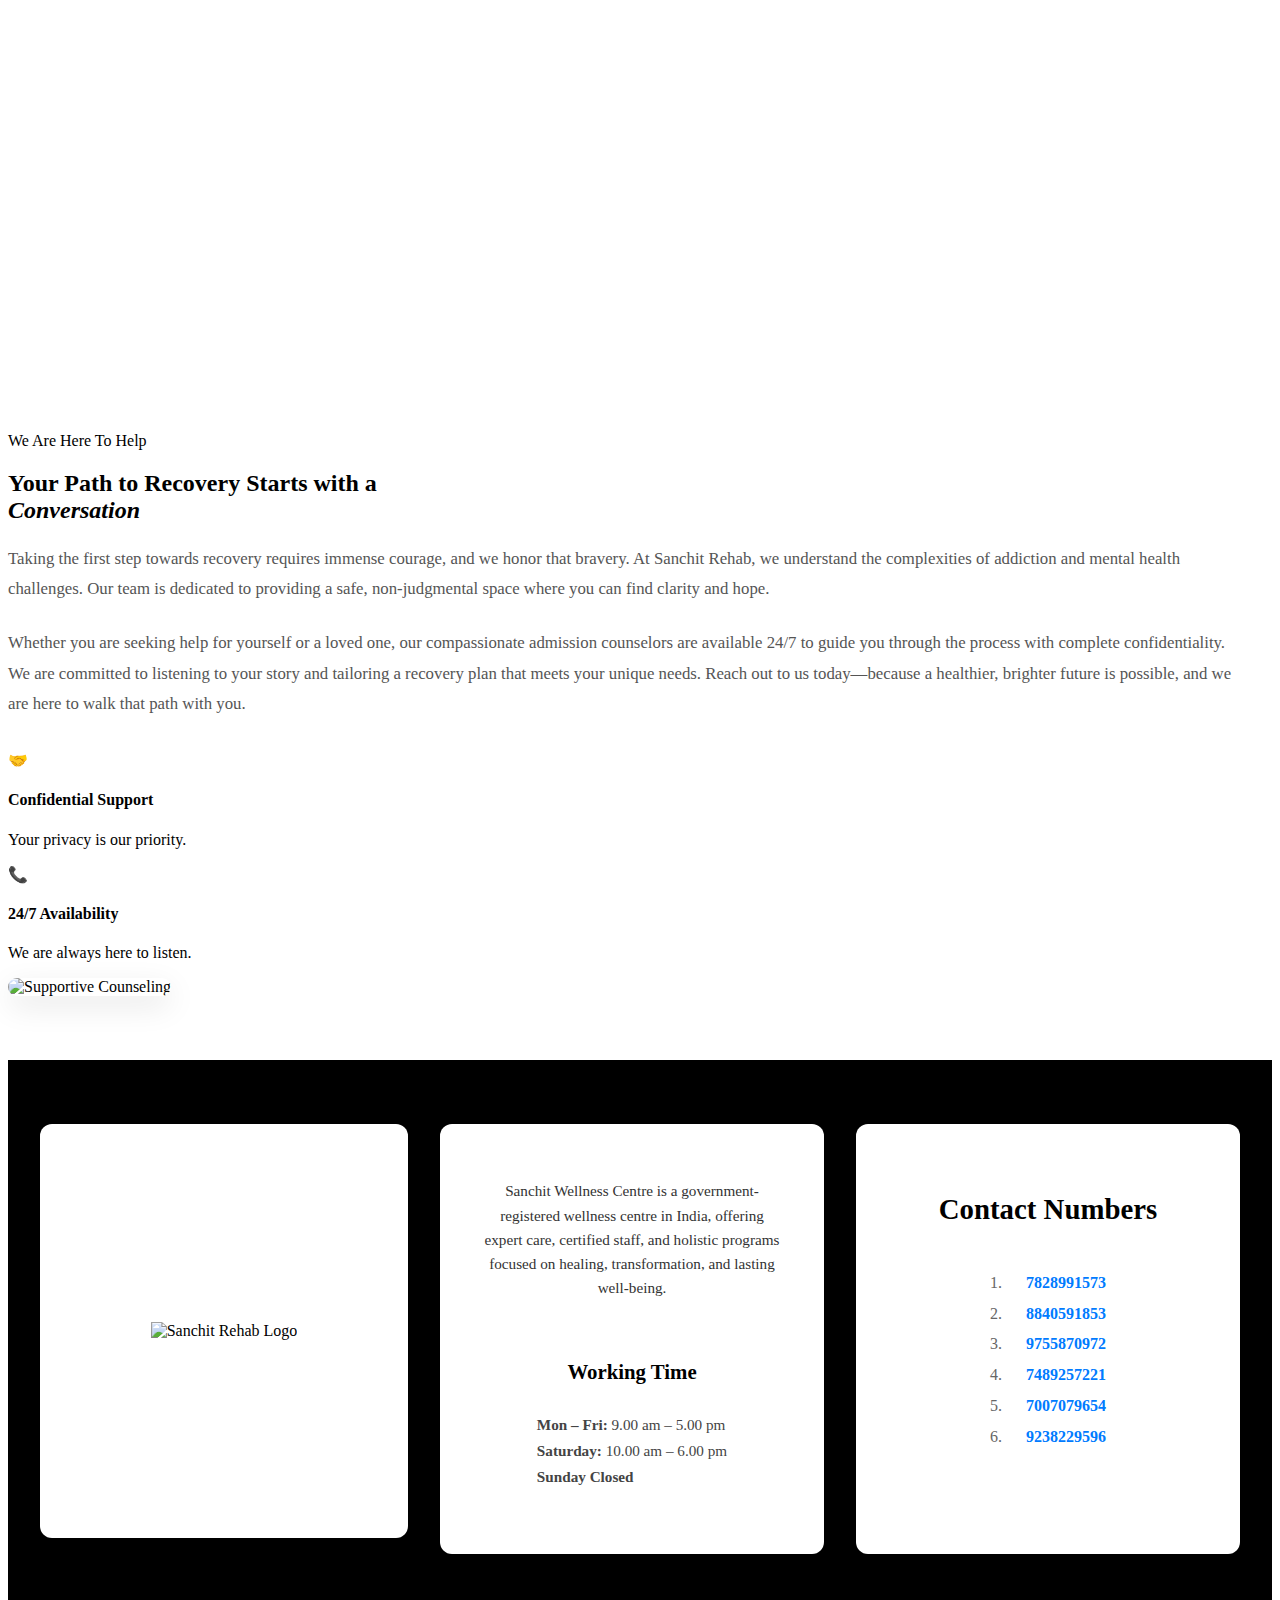
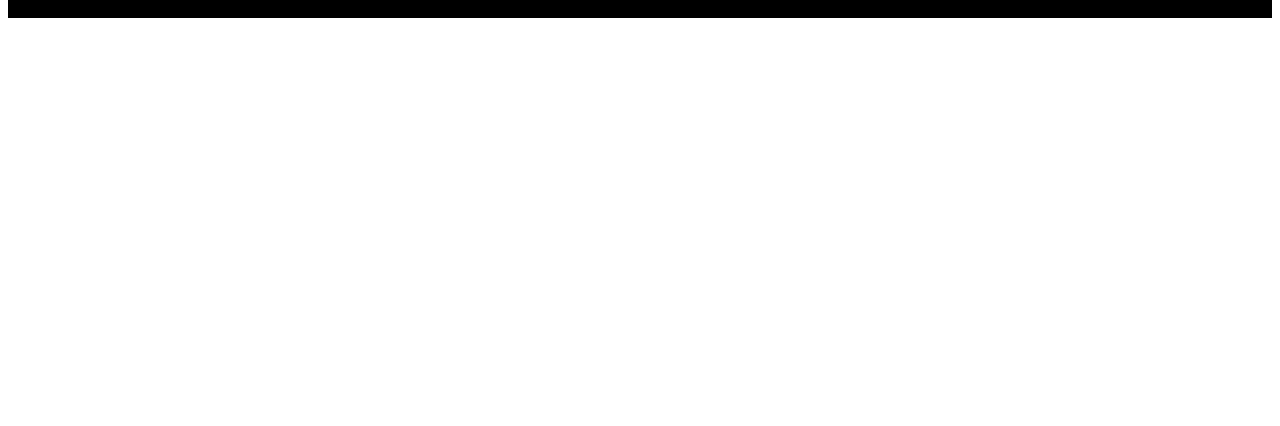
<file: target/classes/templates/contact.html>
<!DOCTYPE html>
<html xmlns:th="http://www.thymeleaf.org">

<head th:replace="~{fragments :: head}"></head>

<body>

    <nav th:replace="~{fragments :: navbar}"></nav>

    <!-- HERO SECTION -->
    <section class="hero"
        style="min-height: 40vh; background: var(--charcoal); color: white; display: flex; align-items: center;">
        <div class="container" style="text-align: center; padding-top: 4rem;">
            <h1 class="hero-title" style="color: white; font-size: 3.5rem;">Contact Us</h1>
            <p class="hero-desc" style="color: rgba(255,255,255,0.8); max-width: 600px; margin: 0 auto;">
                We are here to help you on your journey to recovery. Reach out to us anytime.
            </p>
        </div>
    </section>

    <!-- INTRO TEXT & IMAGE REMINDER - PROFESSIONAL SECTION -->
    <!-- Removed 'reveal' class to ensure visibility -->
    <section class="approach" style="padding: 4rem 0; background: #fff;">
        <div class="approach-text" style="padding-right: 2rem;">
            <div class="section-label">We Are Here To Help</div>
            <h2 class="section-title">Your Path to Recovery Starts with a <br><em>Conversation</em></h2>
            <p style="font-size: 1.05rem; line-height: 1.8; color: #555; margin-bottom: 1.5rem;">
                Taking the first step towards recovery requires immense courage, and we honor that bravery. At Sanchit
                Rehab, we understand the complexities of addiction and mental health challenges. Our team is dedicated
                to providing a safe, non-judgmental space where you can find clarity and hope.
            </p>
            <p style="font-size: 1.05rem; line-height: 1.8; color: #555; margin-bottom: 2rem;">
                Whether you are seeking help for yourself or a loved one, our compassionate admission counselors are
                available 24/7 to guide you through the process with complete confidentiality. We are committed to
                listening to your story and tailoring a recovery plan that meets your unique needs. Reach out to us
                today—because a healthier, brighter future is possible, and we are here to walk that path with you.
            </p>
            <div class="approach-pillars">
                <div class="pillar">
                    <div class="pillar-icon">🤝</div>
                    <h4>Confidential Support</h4>
                    <p>Your privacy is our priority.</p>
                </div>
                <div class="pillar">
                    <div class="pillar-icon">📞</div>
                    <h4>24/7 Availability</h4>
                    <p>We are always here to listen.</p>
                </div>
            </div>
        </div>
        <div class="approach-visual">
            <!-- Using a suitable image from existing resources as generation failed -->
            <img th:src="@{/assets/images/about.jpg}" alt="Supportive Counseling"
                style="width: 100%; height: 100%; object-fit: cover; border-radius: 12px; box-shadow: 0 10px 30px rgba(0,0,0,0.1);">
        </div>
    </section>

    <!-- CONTACT CARDS SECTION (Screenshot Layout) -->
    <section class="contact-info-section" style="background: black; padding: 4rem 0;">
        <div class="container"
            style="max-width: 1200px; margin: 0 auto; padding: 0 2rem; display: flex; gap: 2rem; flex-wrap: wrap; justify-content: center;">

            <!-- Card 1: Logo -->
            <div class="info-card"
                style="background: white; flex: 1; min-width: 300px; height: 350px; border-radius: 12px; display: flex; align-items: center; justify-content: center; padding: 2rem;">
                <img th:src="@{/assets/images/cropped-sanchit-rehab-logo.png}" alt="Sanchit Rehab Logo"
                    style="max-width: 80%; height: auto;">
            </div>

            <!-- Card 2: Info & Working Time -->
            <div class="info-card"
                style="background: white; flex: 1; min-width: 300px; min-height: 350px; border-radius: 12px; padding: 2.5rem; display: flex; flex-direction: column; align-items: center; text-align: center;">
                <p style="font-size: 0.95rem; line-height: 1.6; margin-bottom: 2rem; color: #333; font-weight: 500;">
                    Sanchit Wellness Centre is a government-registered wellness centre in India, offering expert care,
                    certified staff, and holistic programs focused on healing, transformation, and lasting well-being.
                </p>
                <h4
                    style="font-family: 'Cormorant Garamond', serif; font-size: 1.3rem; font-weight: 700; margin-bottom: 1rem; color: #000;">
                    Working Time</h4>
                <ul
                    style="list-style: none; padding: 0; font-size: 0.95rem; color: #444; text-align: left; display: inline-block;">
                    <li style="margin-bottom: 0.5rem;"><strong>Mon – Fri:</strong> 9.00 am – 5.00 pm</li>
                    <li style="margin-bottom: 0.5rem;"><strong>Saturday:</strong> 10.00 am – 6.00 pm</li>
                    <li style="margin-top: 0.5rem;"><strong>Sunday Closed</strong></li>
                </ul>
            </div>

            <!-- Card 3: Contact Numbers -->
            <div class="info-card"
                style="background: white; flex: 1; min-width: 300px; min-height: 350px; border-radius: 12px; padding: 2.5rem; text-align: center;">
                <h3
                    style="font-family: 'Cormorant Garamond', serif; font-size: 1.8rem; font-weight: 700; margin-bottom: 2rem; color: #000;">
                    Contact Numbers</h3>
                <ul style="list-style: none; padding: 0; text-align: left; display: inline-block; font-size: 1rem;">
                    <li style="margin-bottom: 0.8rem; display: flex; gap: 1rem;">
                        <span style="color: #666; width: 20px;">1.</span> <a href="tel:7828991573"
                            style="text-decoration: none; color: #007bff; font-weight: 600;">7828991573</a>
                    </li>
                    <li style="margin-bottom: 0.8rem; display: flex; gap: 1rem;">
                        <span style="color: #666; width: 20px;">2.</span> <a href="tel:8840591853"
                            style="text-decoration: none; color: #007bff; font-weight: 600;">8840591853</a>
                    </li>
                    <li style="margin-bottom: 0.8rem; display: flex; gap: 1rem;">
                        <span style="color: #666; width: 20px;">3.</span> <a href="tel:9755870972"
                            style="text-decoration: none; color: #007bff; font-weight: 600;">9755870972</a>
                    </li>
                    <li style="margin-bottom: 0.8rem; display: flex; gap: 1rem;">
                        <span style="color: #666; width: 20px;">4.</span> <a href="tel:7489257221"
                            style="text-decoration: none; color: #007bff; font-weight: 600;">7489257221</a>
                    </li>
                    <li style="margin-bottom: 0.8rem; display: flex; gap: 1rem;">
                        <span style="color: #666; width: 20px;">5.</span> <a href="tel:7007079654"
                            style="text-decoration: none; color: #007bff; font-weight: 600;">7007079654</a>
                    </li>
                    <li style="margin-bottom: 0.8rem; display: flex; gap: 1rem;">
                        <span style="color: #666; width: 20px;">6.</span> <a href="tel:9238229596"
                            style="text-decoration: none; color: #007bff; font-weight: 600;">9238229596</a>
                    </li>
                </ul>
            </div>

        </div>
    </section>

    <!-- Map Section (Optional but good for contact page) -->
    <section class="map-section" style="height: 400px; width: 100%;">
        <iframe
            src="https://www.google.com/maps/embed?pb=!1m18!1m12!1m3!1d3579.626895318186!2d78.1692133150293!3d26.20875398343588!2m3!1f0!2f0!3f0!3m2!1i1024!2i768!4f13.1!3m3!1m2!1s0x3976c5d1794e7711%3A0x6291931304523676!2sGwalior%2C%20Madhya%20Pradesh!5e0!3m2!1sen!2sin!4v1620000000000!5m2!1sen!2sin"
            width="100%" height="100%" style="border:0;" allowfullscreen="" loading="lazy"></iframe>
    </section>

    <footer th:replace="~{fragments :: footer}"></footer>

    <script>
        // Make navbar text white for this page
        document.addEventListener('DOMContentLoaded', function () {
            const navbar = document.getElementById('navbar');
            if (navbar) {
                navbar.classList.add('nav-dark-bg');
            }
        });
    </script>

    <script th:src="@{/assets/js/script.js}"></script>
</body>

</html>
</file>
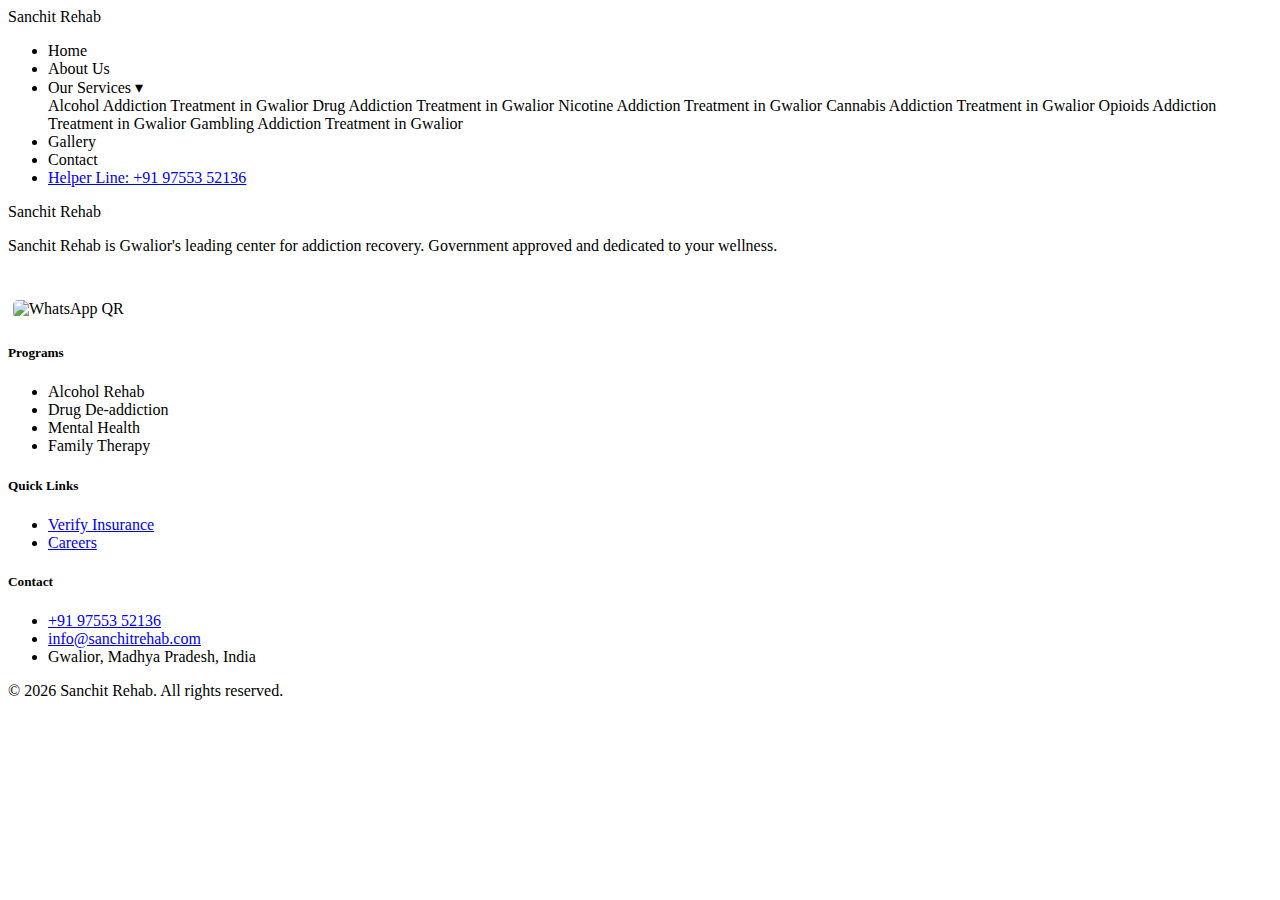
<file: target/classes/templates/fragments.html>
<!DOCTYPE html>
<html xmlns:th="http://www.thymeleaf.org">

<head th:fragment="head">
    <meta charset="UTF-8">
    <meta name="viewport" content="width=device-width, initial-scale=1.0">
    <title th:text="${title} + ' | Sanchit Rehab'">Sanchit Rehab</title>
    <meta name="description" content="Leading government-approved Nasha Mukti Kendra in Gwalior.">
    <link rel="stylesheet" th:href="@{/assets/css/style.css}">
    <!-- Fonts -->
    <link
        href="https://fonts.googleapis.com/css2?family=Cormorant+Garamond:ital,wght@0,300;0,400;0,600;1,300;1,400&family=DM+Sans:wght@300;400;500&display=swap"
        rel="stylesheet">
</head>

<body>

    <!-- NAVBAR FRAGMENT -->
    <div th:fragment="navbar">


        <!-- MAIN NAVBAR -->
        <nav id="navbar">
            <a class="nav-logo" th:href="@{/}"><span>Sanchit</span> Rehab</a>
            <ul class="nav-links">
                <li><a th:href="@{/}" class="nav-item">Home</a></li>
                <li><a th:href="@{/about}" class="nav-item">About Us</a></li>
                <li class="dropdown-item"> <!-- Added class for css targeting -->
                    <a th:href="@{/services}" class="nav-item">Our Services ▾</a>
                    <div class="dropdown-menu">
                        <a th:href="@{/services/alcohol}">Alcohol Addiction Treatment in Gwalior</a>
                        <a th:href="@{/services/drug}">Drug Addiction Treatment in Gwalior</a>
                        <a th:href="@{/services/nicotine}">Nicotine Addiction Treatment in Gwalior</a>
                        <a th:href="@{/services/cannabis}">Cannabis Addiction Treatment in Gwalior</a>
                        <a th:href="@{/services/opioids}">Opioids Addiction Treatment in Gwalior</a>
                        <a th:href="@{/services/gambling}">Gambling Addiction Treatment in Gwalior</a>
                    </div>
                </li>
                <li><a th:href="@{/gallery}" class="nav-item">Gallery</a></li>
                <li><a th:href="@{/contact}" class="nav-item">Contact</a></li>
                <li><a href="tel:+919755352136" class="nav-cta">Helper Line: +91 97553 52136</a></li>
            </ul>
            <div class="hamburger">
                <span></span><span></span><span></span>
            </div>
        </nav>
    </div>

    <!-- FOOTER FRAGMENT -->
    <footer th:fragment="footer">
        <div class="footer-top">
            <div class="footer-brand">
                <a class="nav-logo" th:href="@{/}"><span>Sanchit</span> Rehab</a>
                <p>Sanchit Rehab is Gwalior's leading center for addiction recovery. Government approved and dedicated
                    to your wellness.</p>

                <!-- QR CODE SECTION -->
                <div class="qr-container" style="margin-top: 20px;">
                    <p style="font-size: 0.8rem; margin-bottom: 5px; color: rgba(255,255,255,0.6);">Scan to Chat</p>
                    <img id="whatsapp-qr" th:src="@{/assets/images/whatsapp.png}" alt="WhatsApp QR"
                        style="width: 100px; height: 100px; border-radius: 10px; cursor: pointer; transition: transform 0.3s; background: white; padding: 5px;"
                        onclick="toggleZoom(this)" ondblclick="window.location.href='https://wa.me/919755352136'">
                </div>
            </div>
            <div class="footer-col">
                <h5>Programs</h5>
                <ul>
                    <li><a th:href="@{/services}">Alcohol Rehab</a></li>
                    <li><a th:href="@{/services}">Drug De-addiction</a></li>
                    <li><a th:href="@{/services}">Mental Health</a></li>
                    <li><a th:href="@{/services}">Family Therapy</a></li>
                </ul>
            </div>
            <div class="footer-col">
                <h5>Quick Links</h5>
                <ul>
                    <li><a href="#verify">Verify Insurance</a></li>
                    <li><a href="#careers">Careers</a></li>
                </ul>
            </div>
            <div class="footer-col">
                <h5>Contact</h5>
                <ul>
                    <li><a href="tel:+919755352136">+91 97553 52136</a></li>
                    <li><a href="mailto:info@sanchitrehab.com">info@sanchitrehab.com</a></li>
                    <li><a th:href="@{/contact}">Gwalior, Madhya Pradesh, India</a></li>
                </ul>
            </div>
        </div>
        <div class="footer-bottom">
            <span>&copy; 2026 Sanchit Rehab. All rights reserved.</span>
        </div>

        <script>
            // QR Zoom Logic
            function toggleZoom(img) {
                if (img.style.transform === "scale(3)") {
                    img.style.transform = "scale(1)";
                    img.style.position = "static";
                    img.style.zIndex = "0";
                } else {
                    img.style.transform = "scale(3)";
                    img.style.position = "relative";
                    img.style.zIndex = "1000";
                }
            }
        </script>
    </footer>

</body>

</html>
</file>
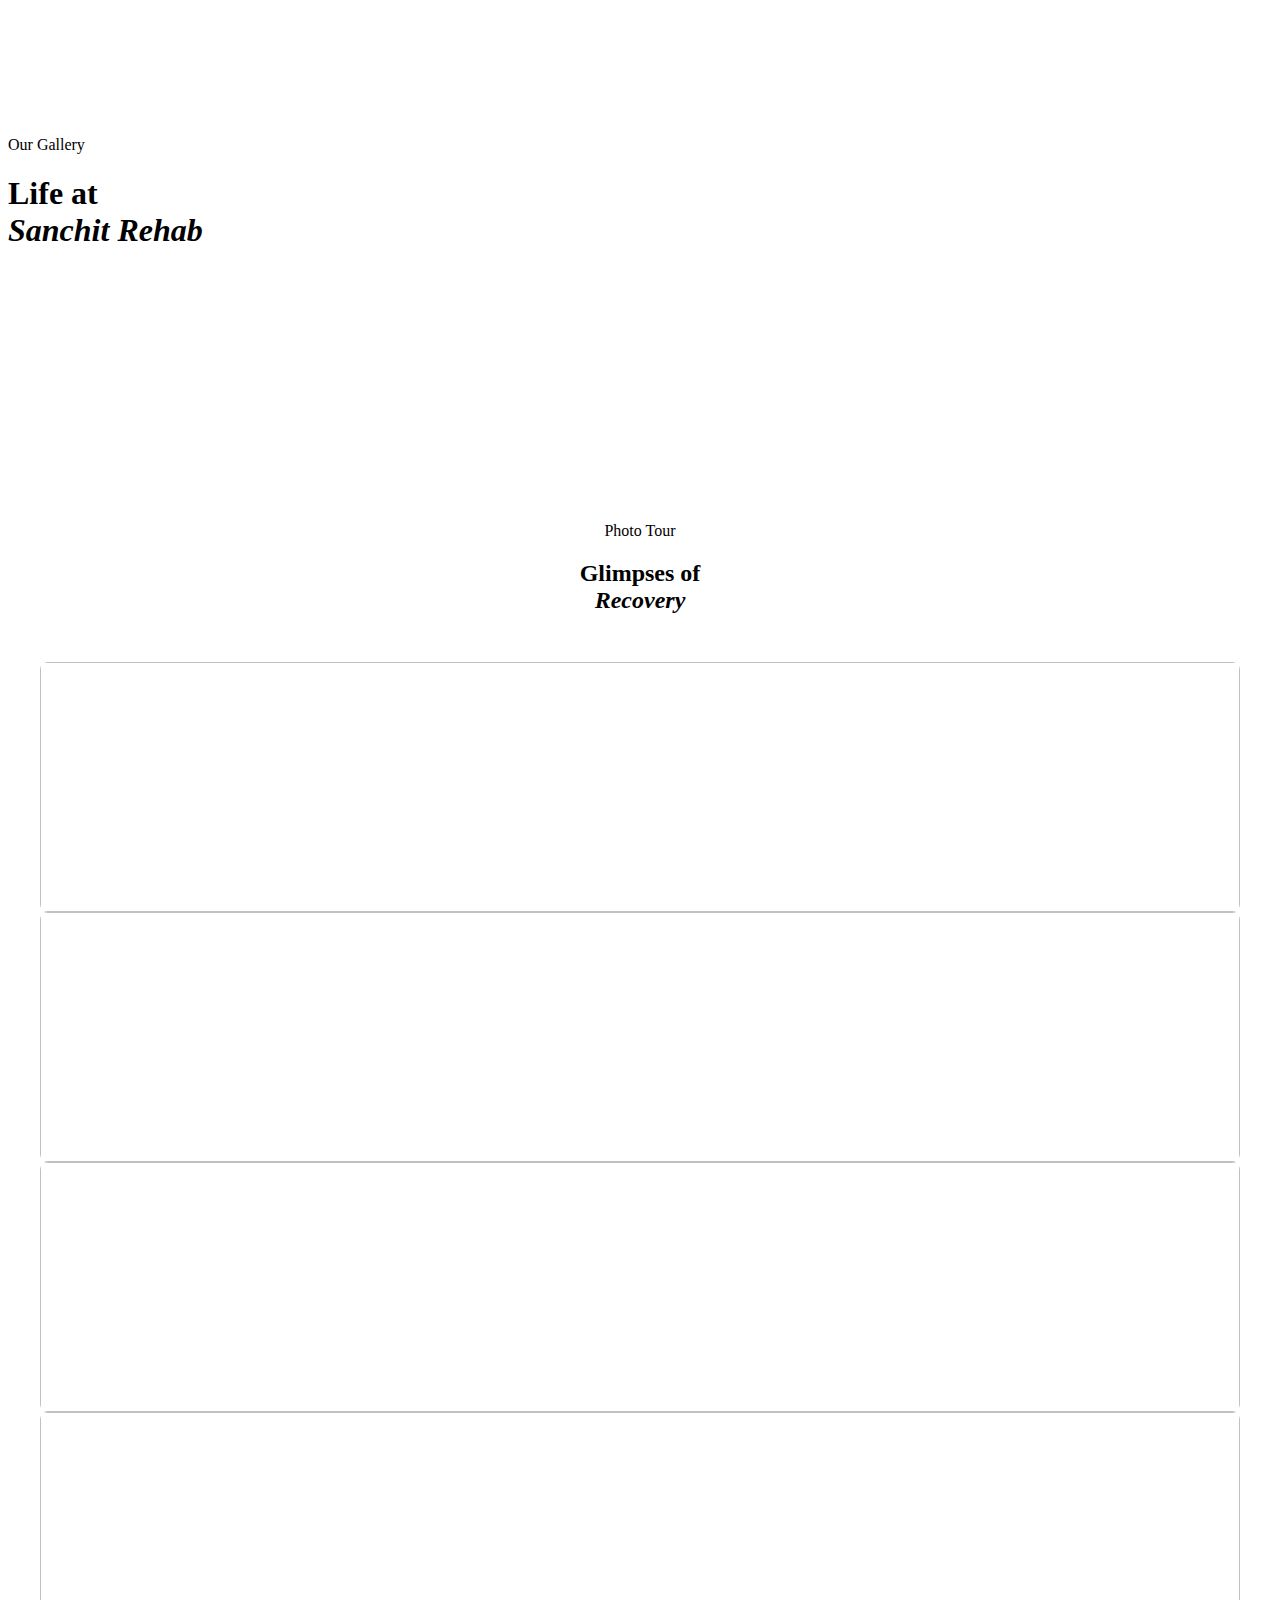
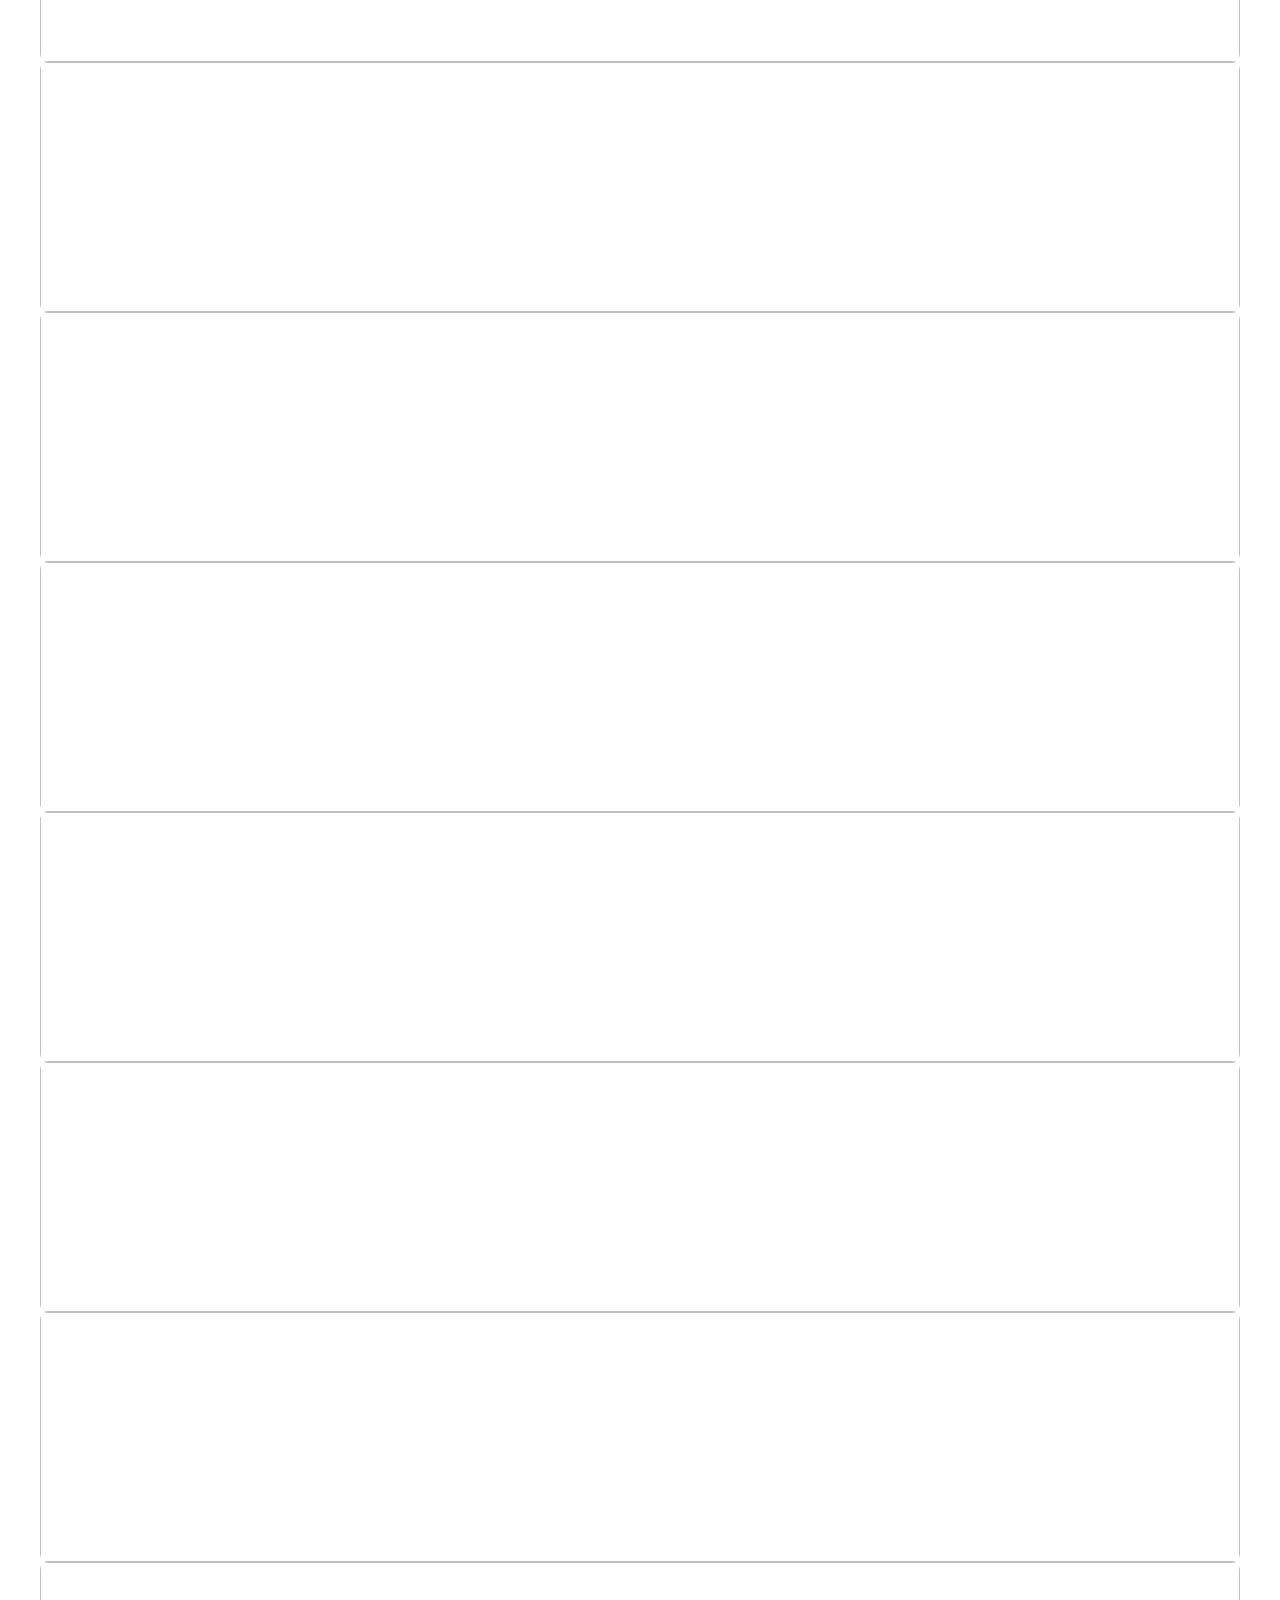
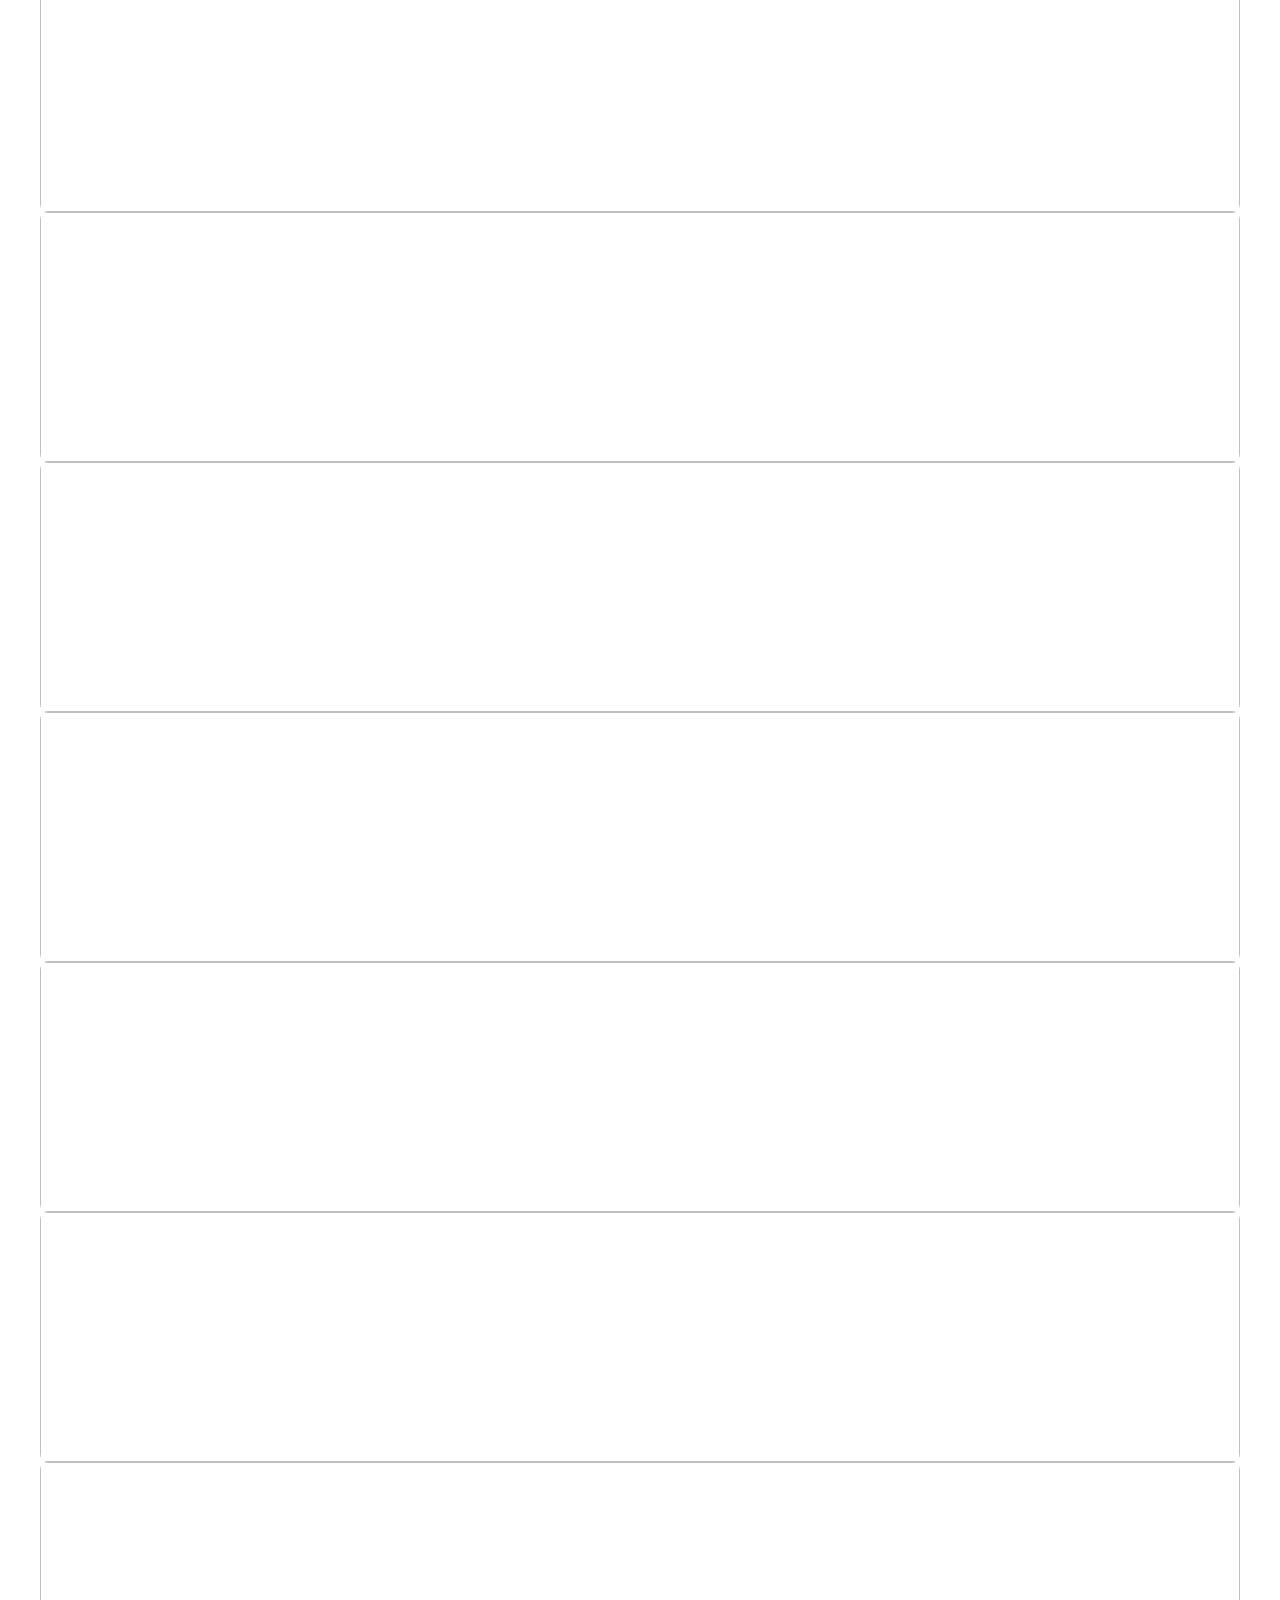
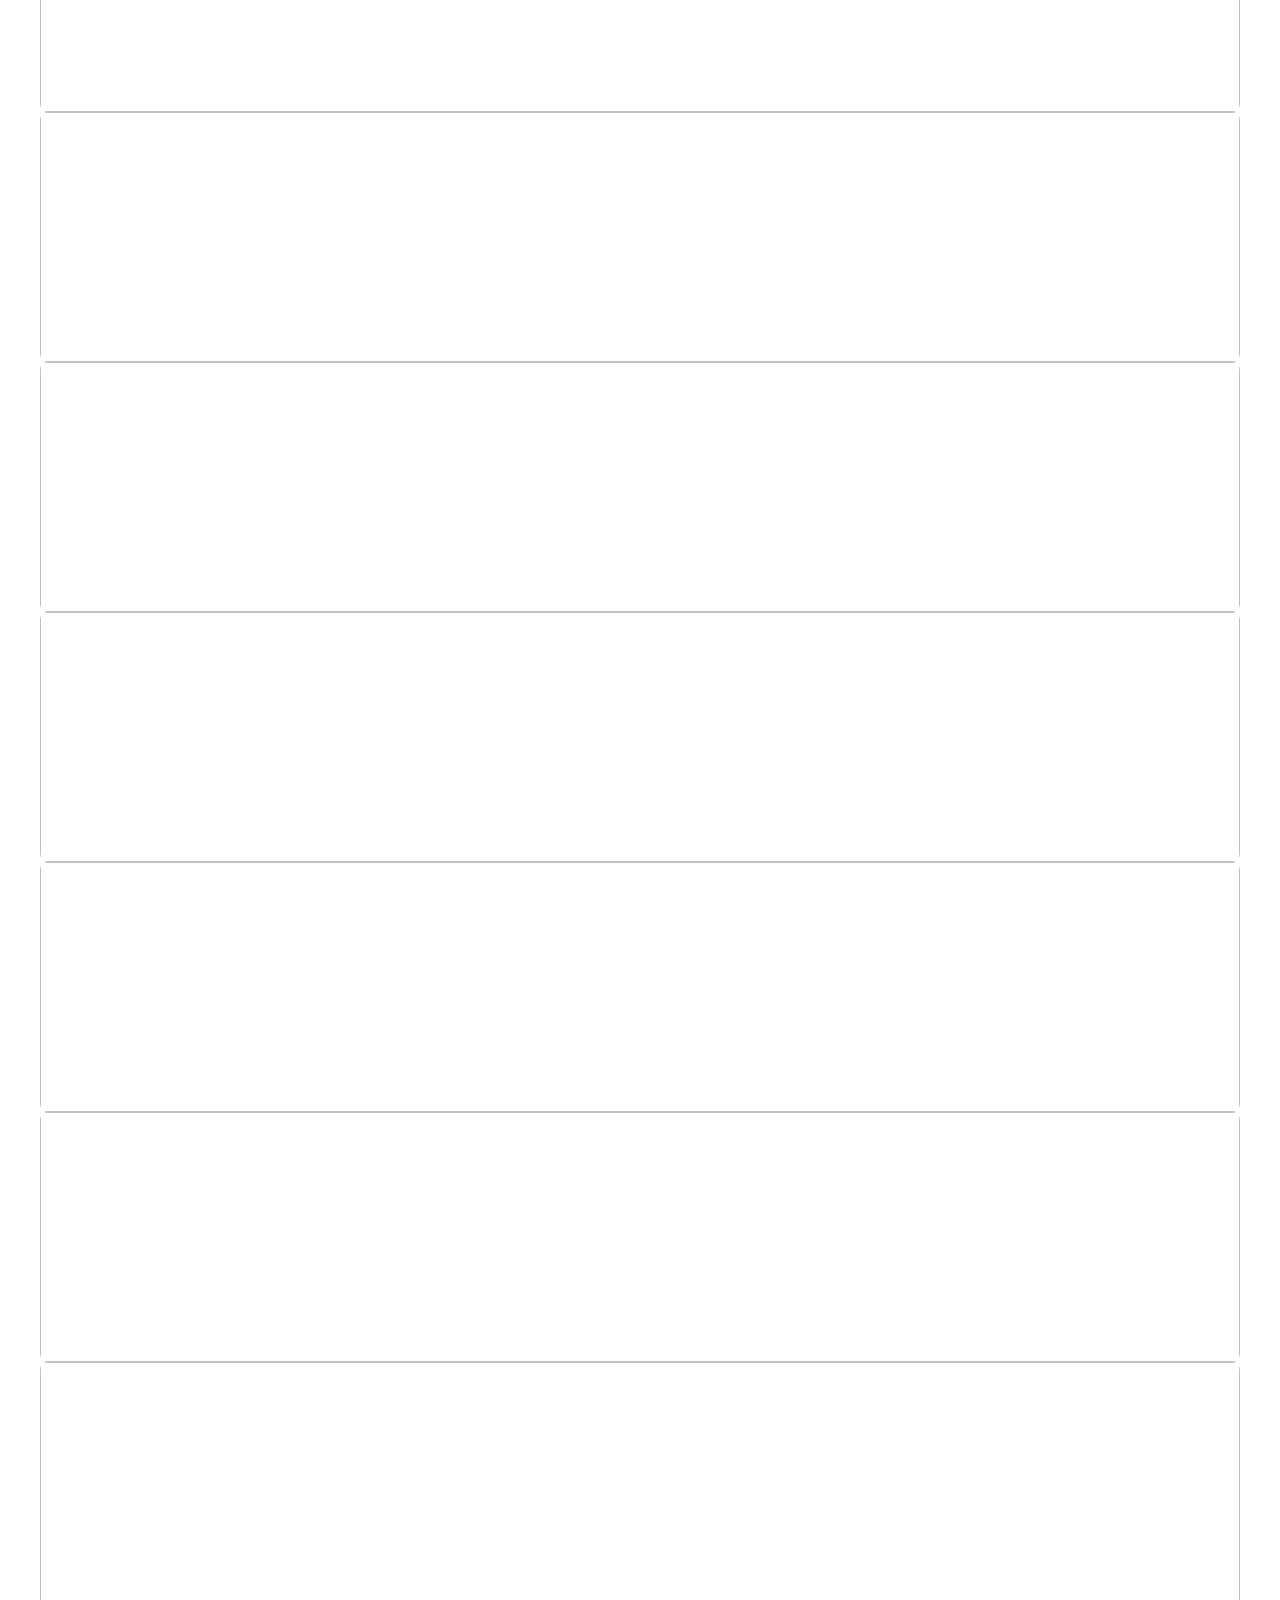
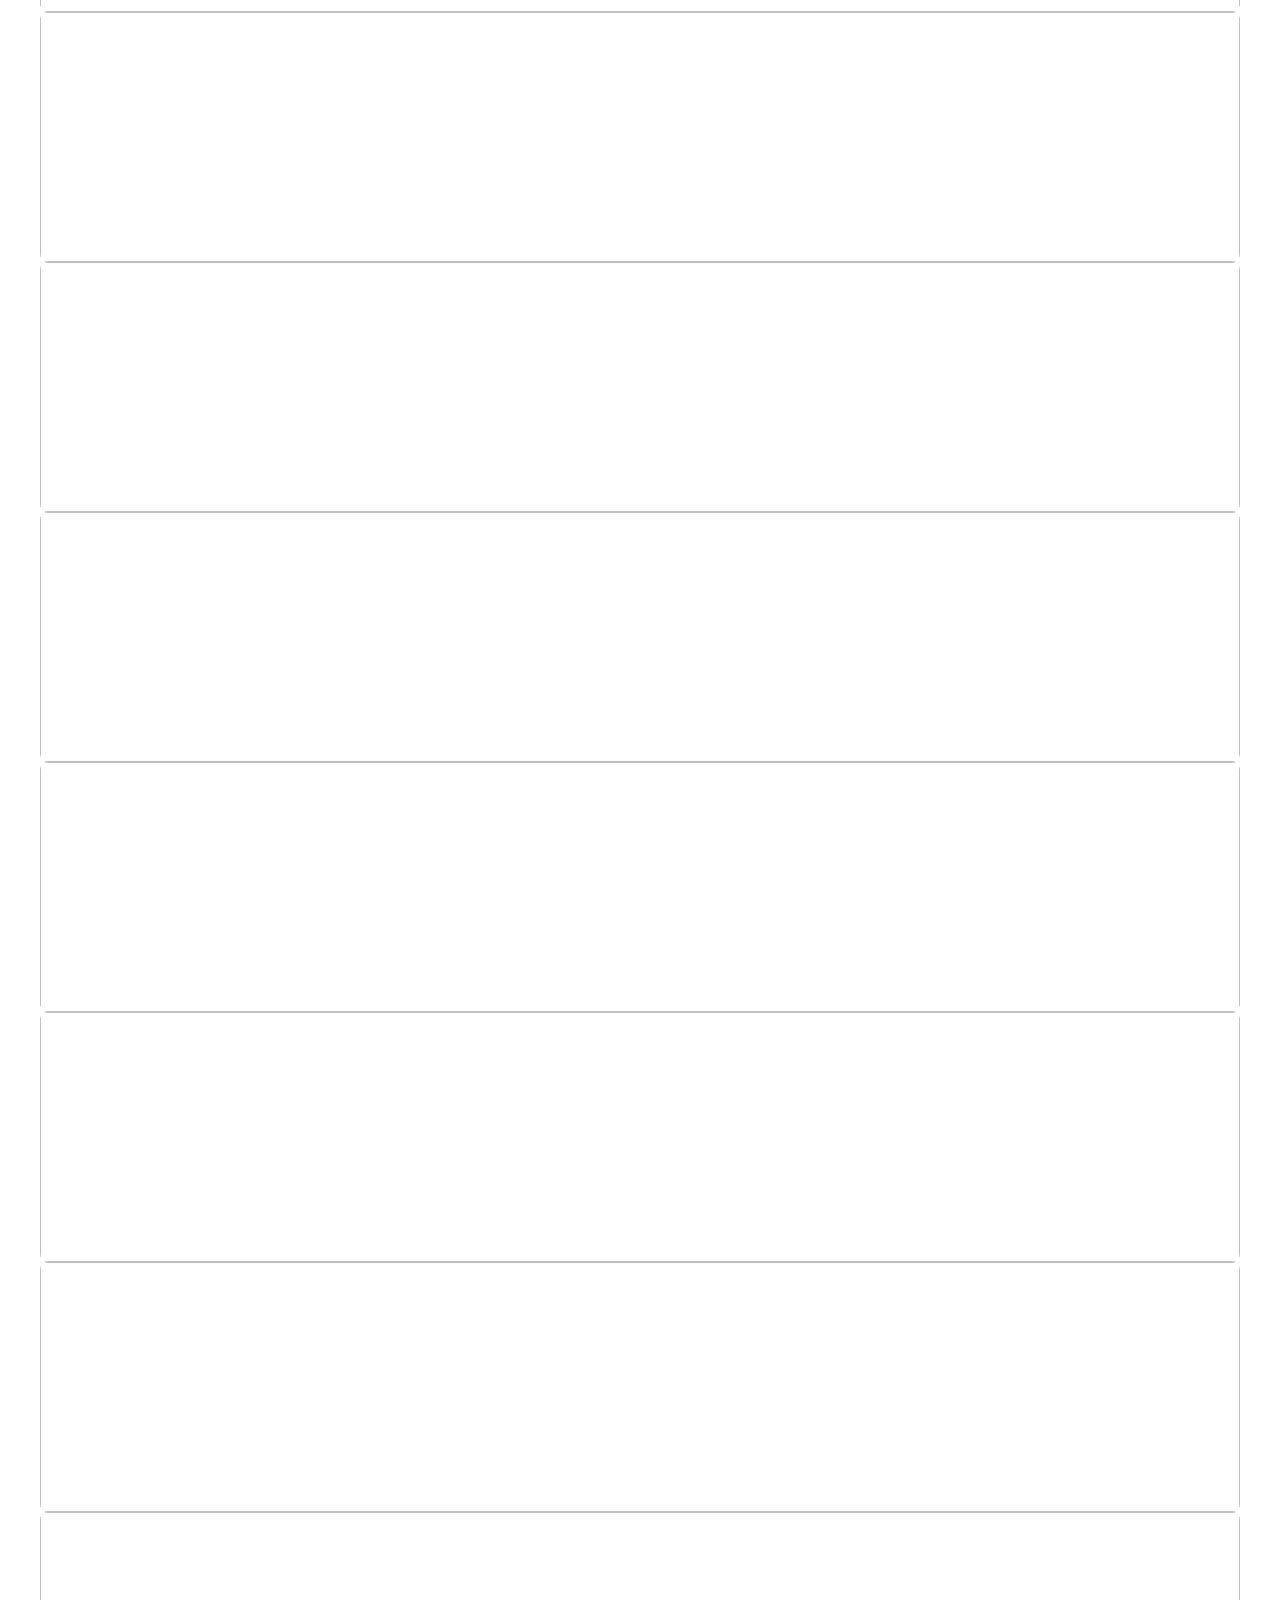
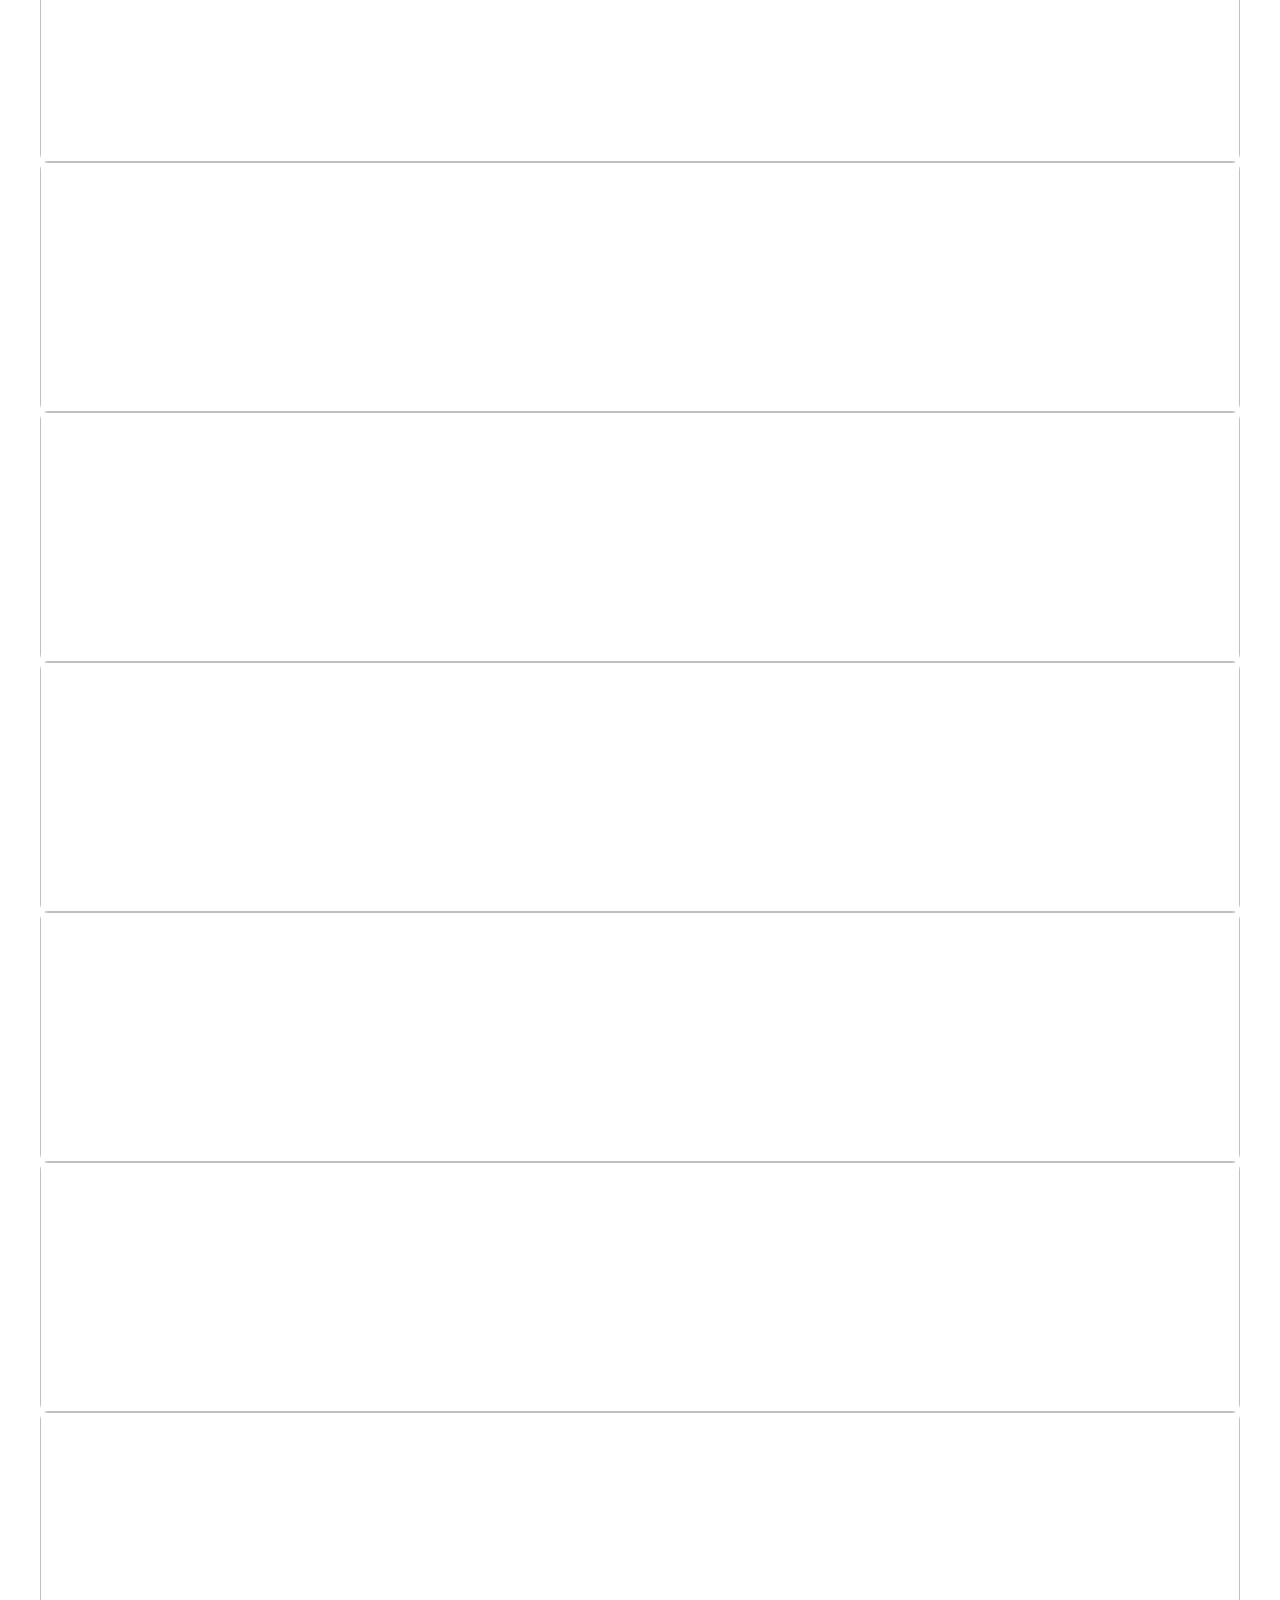
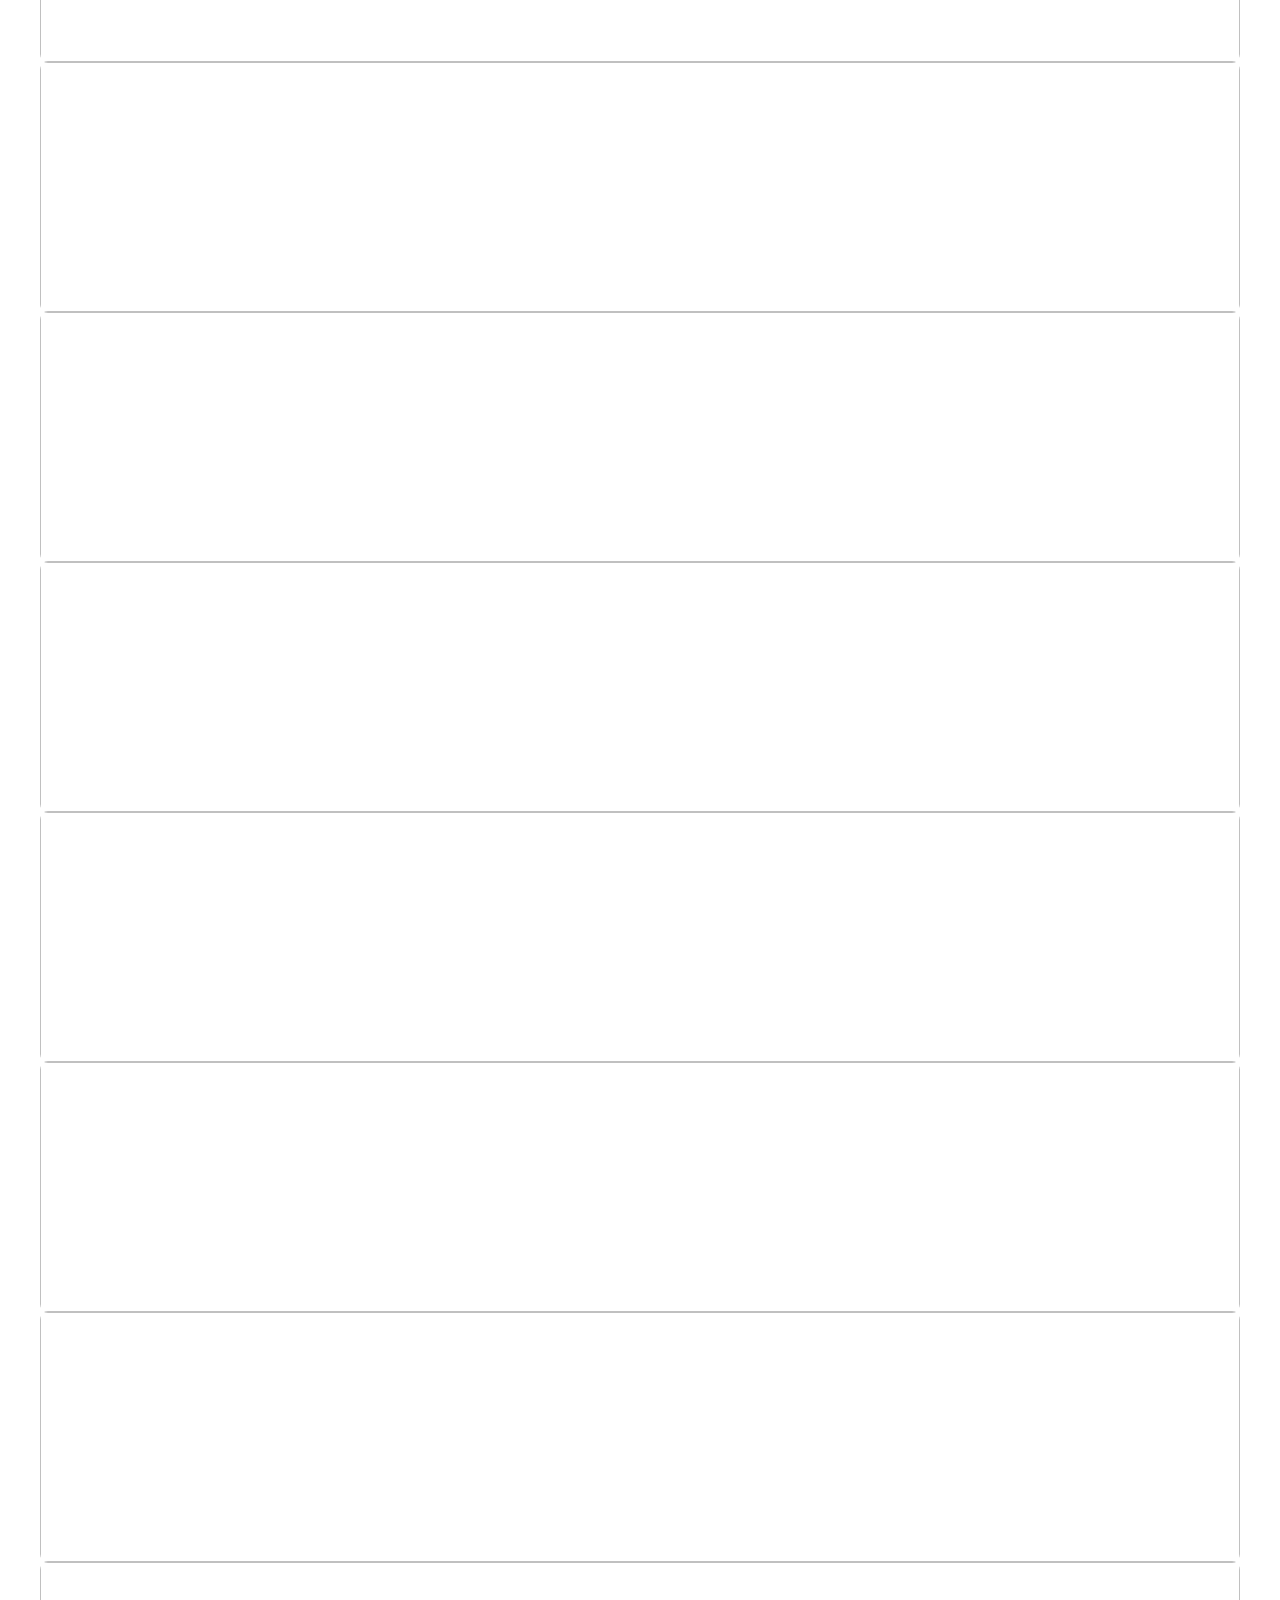
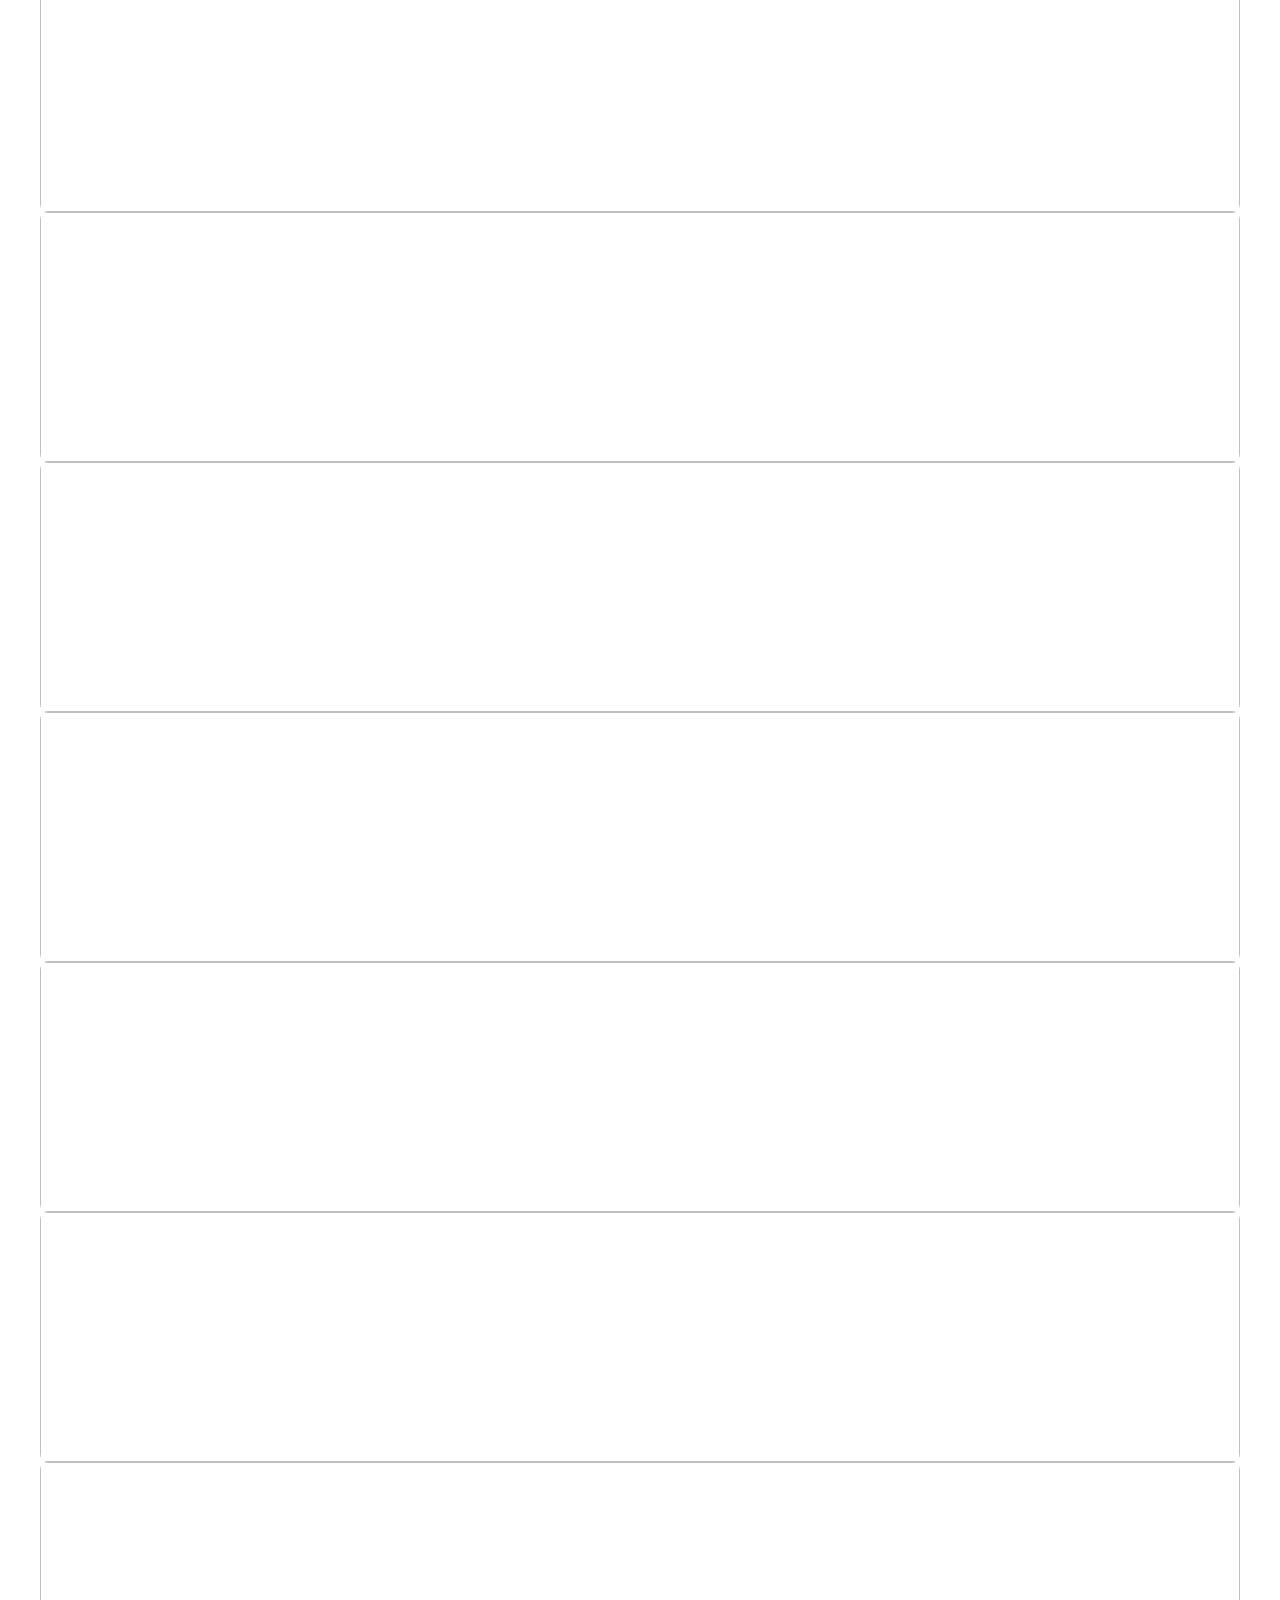
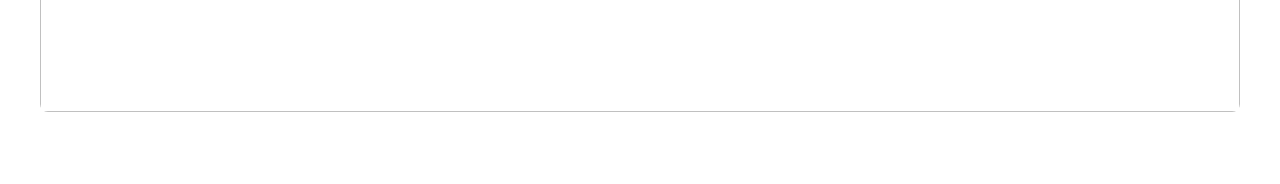
<file: target/classes/templates/gallery.html>
<!DOCTYPE html>
<html xmlns:th="http://www.thymeleaf.org">

<head th:replace="~{fragments :: head}"></head>

<body>

    <nav th:replace="~{fragments :: navbar}"></nav>

    <section class="hero" style="min-height: 50vh; background: var(--cream);">
        <div class="hero-left" style="width: 100%; padding-top: 8rem;">
            <div class="hero-eyebrow">Our Gallery</div>
            <h1 class="hero-title">Life at <br><em>Sanchit Rehab</em></h1>
        </div>
    </section>

    <section class="approach" style="padding-top: 4rem; padding-bottom: 4rem;">
        <div class="section-label" style="text-align: center; width: 100%;">Photo Tour</div>
        <h2 class="section-title" style="text-align: center; margin-bottom: 3rem;">Glimpses of <br><em>Recovery</em>
        </h2>

        <div class="programs-grid"
            style="grid-template-columns: repeat(auto-fill, minmax(300px, 1fr)); gap: 1.5rem; padding: 0 2rem;">

            <!-- Existing Gallery Images -->
            <div class="approach-card" style="height: 250px; overflow: hidden; border-radius: 8px;">
                <img th:src="@{/assets/images/gallery-1.jpg}" loading="lazy"
                    style="width: 100%; height: 100%; object-fit: cover; transition: transform 0.5s;">
            </div>
            <div class="approach-card" style="height: 250px; overflow: hidden; border-radius: 8px;">
                <img th:src="@{/assets/images/gallery-2.jpg}" loading="lazy"
                    style="width: 100%; height: 100%; object-fit: cover; transition: transform 0.5s;">
            </div>
            <div class="approach-card" style="height: 250px; overflow: hidden; border-radius: 8px;">
                <img th:src="@{/assets/images/gallery-3.jpg}" loading="lazy"
                    style="width: 100%; height: 100%; object-fit: cover; transition: transform 0.5s;">
            </div>
            <div class="approach-card" style="height: 250px; overflow: hidden; border-radius: 8px;">
                <img th:src="@{/assets/images/gallery-4.jpg}" loading="lazy"
                    style="width: 100%; height: 100%; object-fit: cover; transition: transform 0.5s;">
            </div>
            <div class="approach-card" style="height: 250px; overflow: hidden; border-radius: 8px;">
                <img th:src="@{/assets/images/gallery-5.jpg}" loading="lazy"
                    style="width: 100%; height: 100%; object-fit: cover; transition: transform 0.5s;">
            </div>
            <div class="approach-card" style="height: 250px; overflow: hidden; border-radius: 8px;">
                <img th:src="@{/assets/images/gallery-6.jpg}" loading="lazy"
                    style="width: 100%; height: 100%; object-fit: cover; transition: transform 0.5s;">
            </div>
            <div class="approach-card" style="height: 250px; overflow: hidden; border-radius: 8px;">
                <img th:src="@{/assets/images/gallery-7.jpg}" loading="lazy"
                    style="width: 100%; height: 100%; object-fit: cover; transition: transform 0.5s;">
            </div>
            <div class="approach-card" style="height: 250px; overflow: hidden; border-radius: 8px;">
                <img th:src="@{/assets/images/gallery-8.jpg}" loading="lazy"
                    style="width: 100%; height: 100%; object-fit: cover; transition: transform 0.5s;">
            </div>

            <!-- Additional Images from Resources -->
            <div class="approach-card" style="height: 250px; overflow: hidden; border-radius: 8px;">
                <img th:src="@{/assets/images/IMG-20250830-WA0008-scaled.jpg.jpeg}" loading="lazy"
                    style="width: 100%; height: 100%; object-fit: cover; transition: transform 0.5s;">
            </div>
            <div class="approach-card" style="height: 250px; overflow: hidden; border-radius: 8px;">
                <img th:src="@{/assets/images/IMG-20250830-WA0013.jpg.jpeg}" loading="lazy"
                    style="width: 100%; height: 100%; object-fit: cover; transition: transform 0.5s;">
            </div>
            <div class="approach-card" style="height: 250px; overflow: hidden; border-radius: 8px;">
                <img th:src="@{/assets/images/IMG-20250903-WA0019-scaled.jpg.jpeg}" loading="lazy"
                    style="width: 100%; height: 100%; object-fit: cover; transition: transform 0.5s;">
            </div>
            <div class="approach-card" style="height: 250px; overflow: hidden; border-radius: 8px;">
                <img th:src="@{/assets/images/IMG-20250903-WA0020-scaled.jpg.jpeg}" loading="lazy"
                    style="width: 100%; height: 100%; object-fit: cover; transition: transform 0.5s;">
            </div>
            <div class="approach-card" style="height: 250px; overflow: hidden; border-radius: 8px;">
                <img th:src="@{/assets/images/IMG-20250903-WA0027-scaled.jpg.jpeg}" loading="lazy"
                    style="width: 100%; height: 100%; object-fit: cover; transition: transform 0.5s;">
            </div>
            <div class="approach-card" style="height: 250px; overflow: hidden; border-radius: 8px;">
                <img th:src="@{/assets/images/IMG-20250903-WA0029-scaled.jpg.jpeg}" loading="lazy"
                    style="width: 100%; height: 100%; object-fit: cover; transition: transform 0.5s;">
            </div>
            <div class="approach-card" style="height: 250px; overflow: hidden; border-radius: 8px;">
                <img th:src="@{/assets/images/IMG-20250903-WA0031-scaled.jpg.jpeg}" loading="lazy"
                    style="width: 100%; height: 100%; object-fit: cover; transition: transform 0.5s;">
            </div>
            <div class="approach-card" style="height: 250px; overflow: hidden; border-radius: 8px;">
                <img th:src="@{/assets/images/IMG-20250903-WA0067-scaled.jpg.jpeg}" loading="lazy"
                    style="width: 100%; height: 100%; object-fit: cover; transition: transform 0.5s;">
            </div>
            <div class="approach-card" style="height: 250px; overflow: hidden; border-radius: 8px;">
                <img th:src="@{/assets/images/IMG-20250903-WA0068-scaled.jpg.jpeg}" loading="lazy"
                    style="width: 100%; height: 100%; object-fit: cover; transition: transform 0.5s;">
            </div>
            <div class="approach-card" style="height: 250px; overflow: hidden; border-radius: 8px;">
                <img th:src="@{/assets/images/IMG-20250903-WA0071-scaled.jpg.jpeg}" loading="lazy"
                    style="width: 100%; height: 100%; object-fit: cover; transition: transform 0.5s;">
            </div>
            <div class="approach-card" style="height: 250px; overflow: hidden; border-radius: 8px;">
                <img th:src="@{/assets/images/IMG-20250903-WA0073-scaled.jpg.jpeg}" loading="lazy"
                    style="width: 100%; height: 100%; object-fit: cover; transition: transform 0.5s;">
            </div>
            <div class="approach-card" style="height: 250px; overflow: hidden; border-radius: 8px;">
                <img th:src="@{/assets/images/IMG-20250903-WA0191-scaled.jpg.jpeg}" loading="lazy"
                    style="width: 100%; height: 100%; object-fit: cover; transition: transform 0.5s;">
            </div>
            <!-- BATCH 2 ADDITIONS -->
            <div class="approach-card" style="height: 250px; overflow: hidden; border-radius: 8px;">
                <img th:src="@{/assets/images/IMG-20250903-WA0014-1024x580.jpg.jpeg}" loading="lazy"
                    style="width: 100%; height: 100%; object-fit: cover; transition: transform 0.5s;">
            </div>
            <div class="approach-card" style="height: 250px; overflow: hidden; border-radius: 8px;">
                <img th:src="@{/assets/images/IMG-20250903-WA0016-1024x583.jpg.jpeg}" loading="lazy"
                    style="width: 100%; height: 100%; object-fit: cover; transition: transform 0.5s;">
            </div>
            <div class="approach-card" style="height: 250px; overflow: hidden; border-radius: 8px;">
                <img th:src="@{/assets/images/IMG-20250903-WA0017-1024x582.jpg.jpeg}" loading="lazy"
                    style="width: 100%; height: 100%; object-fit: cover; transition: transform 0.5s;">
            </div>
            <div class="approach-card" style="height: 250px; overflow: hidden; border-radius: 8px;">
                <img th:src="@{/assets/images/IMG-20250903-WA0021-scaled.jpg.jpeg}" loading="lazy"
                    style="width: 100%; height: 100%; object-fit: cover; transition: transform 0.5s;">
            </div>
            <div class="approach-card" style="height: 250px; overflow: hidden; border-radius: 8px;">
                <img th:src="@{/assets/images/IMG-20250903-WA0022-scaled.jpg.jpeg}" loading="lazy"
                    style="width: 100%; height: 100%; object-fit: cover; transition: transform 0.5s;">
            </div>
            <div class="approach-card" style="height: 250px; overflow: hidden; border-radius: 8px;">
                <img th:src="@{/assets/images/IMG-20250903-WA0025-scaled.jpg.jpeg}" loading="lazy"
                    style="width: 100%; height: 100%; object-fit: cover; transition: transform 0.5s;">
            </div>
            <div class="approach-card" style="height: 250px; overflow: hidden; border-radius: 8px;">
                <img th:src="@{/assets/images/IMG-20250903-WA0026-scaled.jpg.jpeg}" loading="lazy"
                    style="width: 100%; height: 100%; object-fit: cover; transition: transform 0.5s;">
            </div>
            <div class="approach-card" style="height: 250px; overflow: hidden; border-radius: 8px;">
                <img th:src="@{/assets/images/IMG-20250903-WA0028-scaled.jpg.jpeg}" loading="lazy"
                    style="width: 100%; height: 100%; object-fit: cover; transition: transform 0.5s;">
            </div>
            <div class="approach-card" style="height: 250px; overflow: hidden; border-radius: 8px;">
                <img th:src="@{/assets/images/IMG-20250903-WA0034.jpg.jpeg}" loading="lazy"
                    style="width: 100%; height: 100%; object-fit: cover; transition: transform 0.5s;">
            </div>
            <div class="approach-card" style="height: 250px; overflow: hidden; border-radius: 8px;">
                <img th:src="@{/assets/images/IMG-20250903-WA0036.jpg.jpeg}" loading="lazy"
                    style="width: 100%; height: 100%; object-fit: cover; transition: transform 0.5s;">
            </div>
            <div class="approach-card" style="height: 250px; overflow: hidden; border-radius: 8px;">
                <img th:src="@{/assets/images/IMG-20250903-WA0038-scaled.jpg.jpeg}" loading="lazy"
                    style="width: 100%; height: 100%; object-fit: cover; transition: transform 0.5s;">
            </div>
            <div class="approach-card" style="height: 250px; overflow: hidden; border-radius: 8px;">
                <img th:src="@{/assets/images/IMG-20250903-WA0046.jpg.jpeg}" loading="lazy"
                    style="width: 100%; height: 100%; object-fit: cover; transition: transform 0.5s;">
            </div>
            <div class="approach-card" style="height: 250px; overflow: hidden; border-radius: 8px;">
                <img th:src="@{/assets/images/IMG-20250903-WA0048.jpg.jpeg}" loading="lazy"
                    style="width: 100%; height: 100%; object-fit: cover; transition: transform 0.5s;">
            </div>
            <div class="approach-card" style="height: 250px; overflow: hidden; border-radius: 8px;">
                <img th:src="@{/assets/images/IMG-20250903-WA0051.jpg.jpeg}" loading="lazy"
                    style="width: 100%; height: 100%; object-fit: cover; transition: transform 0.5s;">
            </div>
            <div class="approach-card" style="height: 250px; overflow: hidden; border-radius: 8px;">
                <img th:src="@{/assets/images/IMG-20250903-WA0052-scaled.jpg.jpeg}" loading="lazy"
                    style="width: 100%; height: 100%; object-fit: cover; transition: transform 0.5s;">
            </div>
            <div class="approach-card" style="height: 250px; overflow: hidden; border-radius: 8px;">
                <img th:src="@{/assets/images/IMG-20250903-WA0059-scaled.jpg.jpeg}" loading="lazy"
                    style="width: 100%; height: 100%; object-fit: cover; transition: transform 0.5s;">
            </div>
            <div class="approach-card" style="height: 250px; overflow: hidden; border-radius: 8px;">
                <img th:src="@{/assets/images/IMG-20250903-WA0075.jpg.jpeg}" loading="lazy"
                    style="width: 100%; height: 100%; object-fit: cover; transition: transform 0.5s;">
            </div>
            <div class="approach-card" style="height: 250px; overflow: hidden; border-radius: 8px;">
                <img th:src="@{/assets/images/IMG-20250903-WA0076.jpg.jpeg}" loading="lazy"
                    style="width: 100%; height: 100%; object-fit: cover; transition: transform 0.5s;">
            </div>
            <div class="approach-card" style="height: 250px; overflow: hidden; border-radius: 8px;">
                <img th:src="@{/assets/images/IMG-20250903-WA0079.jpg.jpeg}" loading="lazy"
                    style="width: 100%; height: 100%; object-fit: cover; transition: transform 0.5s;">
            </div>
            <div class="approach-card" style="height: 250px; overflow: hidden; border-radius: 8px;">
                <img th:src="@{/assets/images/IMG-20250903-WA0084.jpg.jpeg}" loading="lazy"
                    style="width: 100%; height: 100%; object-fit: cover; transition: transform 0.5s;">
            </div>
            <div class="approach-card" style="height: 250px; overflow: hidden; border-radius: 8px;">
                <img th:src="@{/assets/images/IMG-20250903-WA0085.jpg.jpeg}" loading="lazy"
                    style="width: 100%; height: 100%; object-fit: cover; transition: transform 0.5s;">
            </div>
            <div class="approach-card" style="height: 250px; overflow: hidden; border-radius: 8px;">
                <img th:src="@{/assets/images/IMG-20250903-WA0091.jpg.jpeg}" loading="lazy"
                    style="width: 100%; height: 100%; object-fit: cover; transition: transform 0.5s;">
            </div>
            <div class="approach-card" style="height: 250px; overflow: hidden; border-radius: 8px;">
                <img th:src="@{/assets/images/IMG-20250903-WA0095-scaled.jpg.jpeg}" loading="lazy"
                    style="width: 100%; height: 100%; object-fit: cover; transition: transform 0.5s;">
            </div>
            <div class="approach-card" style="height: 250px; overflow: hidden; border-radius: 8px;">
                <img th:src="@{/assets/images/IMG-20250903-WA0096-scaled.jpg.jpeg}" loading="lazy"
                    style="width: 100%; height: 100%; object-fit: cover; transition: transform 0.5s;">
            </div>
            <div class="approach-card" style="height: 250px; overflow: hidden; border-radius: 8px;">
                <img th:src="@{/assets/images/IMG-20250903-WA0098-scaled.jpg.jpeg}" loading="lazy"
                    style="width: 100%; height: 100%; object-fit: cover; transition: transform 0.5s;">
            </div>
            <div class="approach-card" style="height: 250px; overflow: hidden; border-radius: 8px;">
                <img th:src="@{/assets/images/IMG-20250903-WA0101-scaled.jpg.jpeg}" loading="lazy"
                    style="width: 100%; height: 100%; object-fit: cover; transition: transform 0.5s;">
            </div>
            <div class="approach-card" style="height: 250px; overflow: hidden; border-radius: 8px;">
                <img th:src="@{/assets/images/IMG-20250903-WA0105.jpg.jpeg}" loading="lazy"
                    style="width: 100%; height: 100%; object-fit: cover; transition: transform 0.5s;">
            </div>
            <div class="approach-card" style="height: 250px; overflow: hidden; border-radius: 8px;">
                <img th:src="@{/assets/images/IMG-20250903-WA0106.jpg.jpeg}" loading="lazy"
                    style="width: 100%; height: 100%; object-fit: cover; transition: transform 0.5s;">
            </div>
            <div class="approach-card" style="height: 250px; overflow: hidden; border-radius: 8px;">
                <img th:src="@{/assets/images/IMG-20250903-WA0109.jpg.jpeg}" loading="lazy"
                    style="width: 100%; height: 100%; object-fit: cover; transition: transform 0.5s;">
            </div>

        </div>
    </section>

    <footer th:replace="~{fragments :: footer}"></footer>

    <script th:src="@{/assets/js/script.js}"></script>
</body>

</html>
</file>
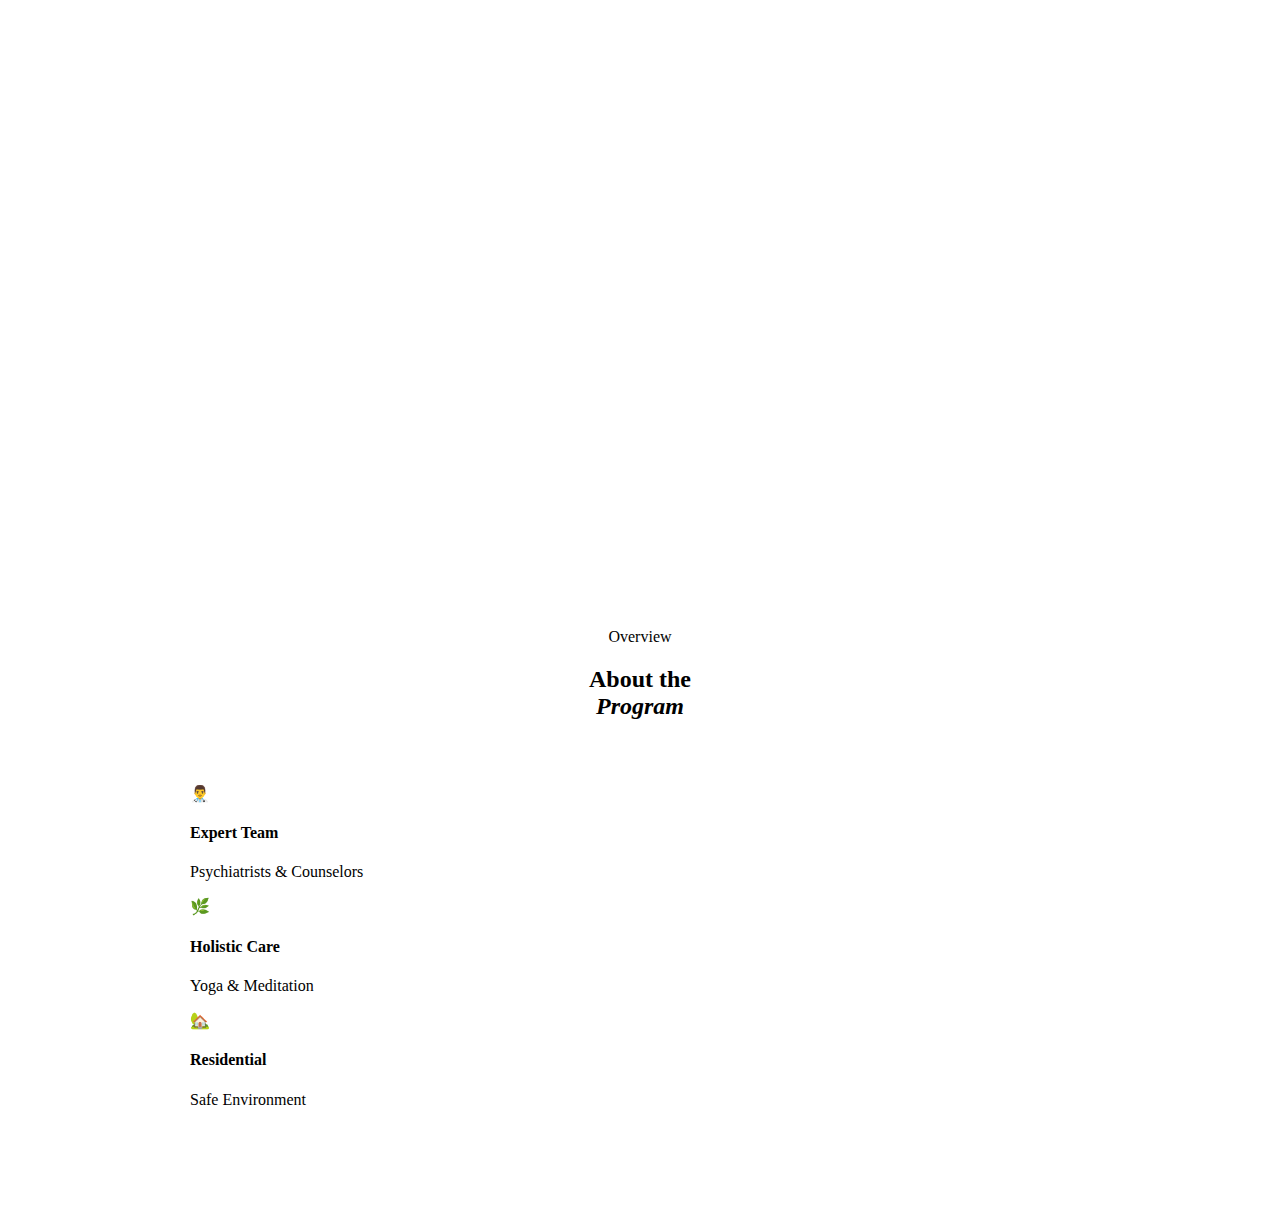
<file: target/classes/templates/service-detail.html>
<!DOCTYPE html>
<html xmlns:th="http://www.thymeleaf.org">

<head th:replace="~{fragments :: head}"></head>

<body>

    <nav th:replace="~{fragments :: navbar}"></nav>

    <!-- DYNAMIC HERO SECTION -->
    <section class="hero" style="min-height: 60vh; position: relative; display: flex; align-items: center; overflow: hidden;">
        <!-- Background Image Overlay -->
        <div class="hero-bg" th:style="'position: absolute; inset: 0; background: url(' + @{${heroImage}} + ') center/cover no-repeat; filter: brightness(0.4); z-index: -1;'"></div>
        
        <div class="container" style="text-align: center; color: white; padding-top: 4rem;">
            <div class="hero-eyebrow" style="color: var(--gold); margin-bottom: 1rem;">Specialized Treatment</div>
            <h1 class="hero-title" th:text="${pageTitle}" style="color: white; font-size: 3.5rem; margin-bottom: 1.5rem;">Service Name</h1>
            <p class="hero-desc" style="color: rgba(255,255,255,0.9); max-width: 700px; margin: 0 auto; font-size: 1.1rem;">
                Recovering from addiction is a journey, and you don't have to walk it alone. Sanchit Rehab provides government-approved, holistic care.
            </p>
            <a th:href="@{/contact}" class="btn btn-primary" style="margin-top: 2rem;">Get Help Now</a>
        </div>
    </section>

    <!-- CONTENT SECTION -->
    <section class="approach" style="padding: 5rem 0; background: #fff;">
        <div class="container" style="max-width: 900px; margin: 0 auto; padding: 0 2rem;">
            
            <div class="section-label" style="text-align: center; width: 100%; margin-bottom: 1rem;">Overview</div>
            <h2 class="section-title" style="text-align: center; margin-bottom: 3rem;">About the <br><em>Program</em></h2>

            <!-- Dynamic Content Injection -->
            <div class="service-content" th:utext="${pageContent}" style="font-size: 1.1rem; line-height: 1.8; color: #444;">
                <!-- Content from Controller will be placed here -->
            </div>

            <!-- Common Features for all Services -->
            <div class="approach-pillars" style="margin-top: 4rem;">
                <div class="pillar">
                    <div class="pillar-icon">👨‍⚕️</div>
                    <h4>Expert Team</h4>
                    <p>Psychiatrists & Counselors</p>
                </div>
                <div class="pillar">
                    <div class="pillar-icon">🌿</div>
                    <h4>Holistic Care</h4>
                    <p>Yoga & Meditation</p>
                </div>
                <div class="pillar">
                    <div class="pillar-icon">🏡</div>
                    <h4>Residential</h4>
                    <p>Safe Environment</p>
                </div>
            </div>

        </div>
    </section>

    <footer th:replace="~{fragments :: footer}"></footer>

    <script>
       // Ensure navbar is visible on these pages
        document.addEventListener('DOMContentLoaded', function() {
            // Check if we are not at top (optional) but for hero pages usually we want transparent then solid?
            // Actually reusing standard navbar logic is fine, but let's ensure text is readable if hero is dark.
            // Our standard navbar is transparent then white on scroll. 
            // The hero text is white, so transparent navbar (white text) works.
            // But we need to make sure the 'nav-dark-bg' class isn't permanently on unless we want it.
            // For this design with dark hero image, standard behavior (Transparent -> White) is best.
        });
    </script>
    <script th:src="@{/assets/js/script.js}"></script>
</body>
</html>
</file>
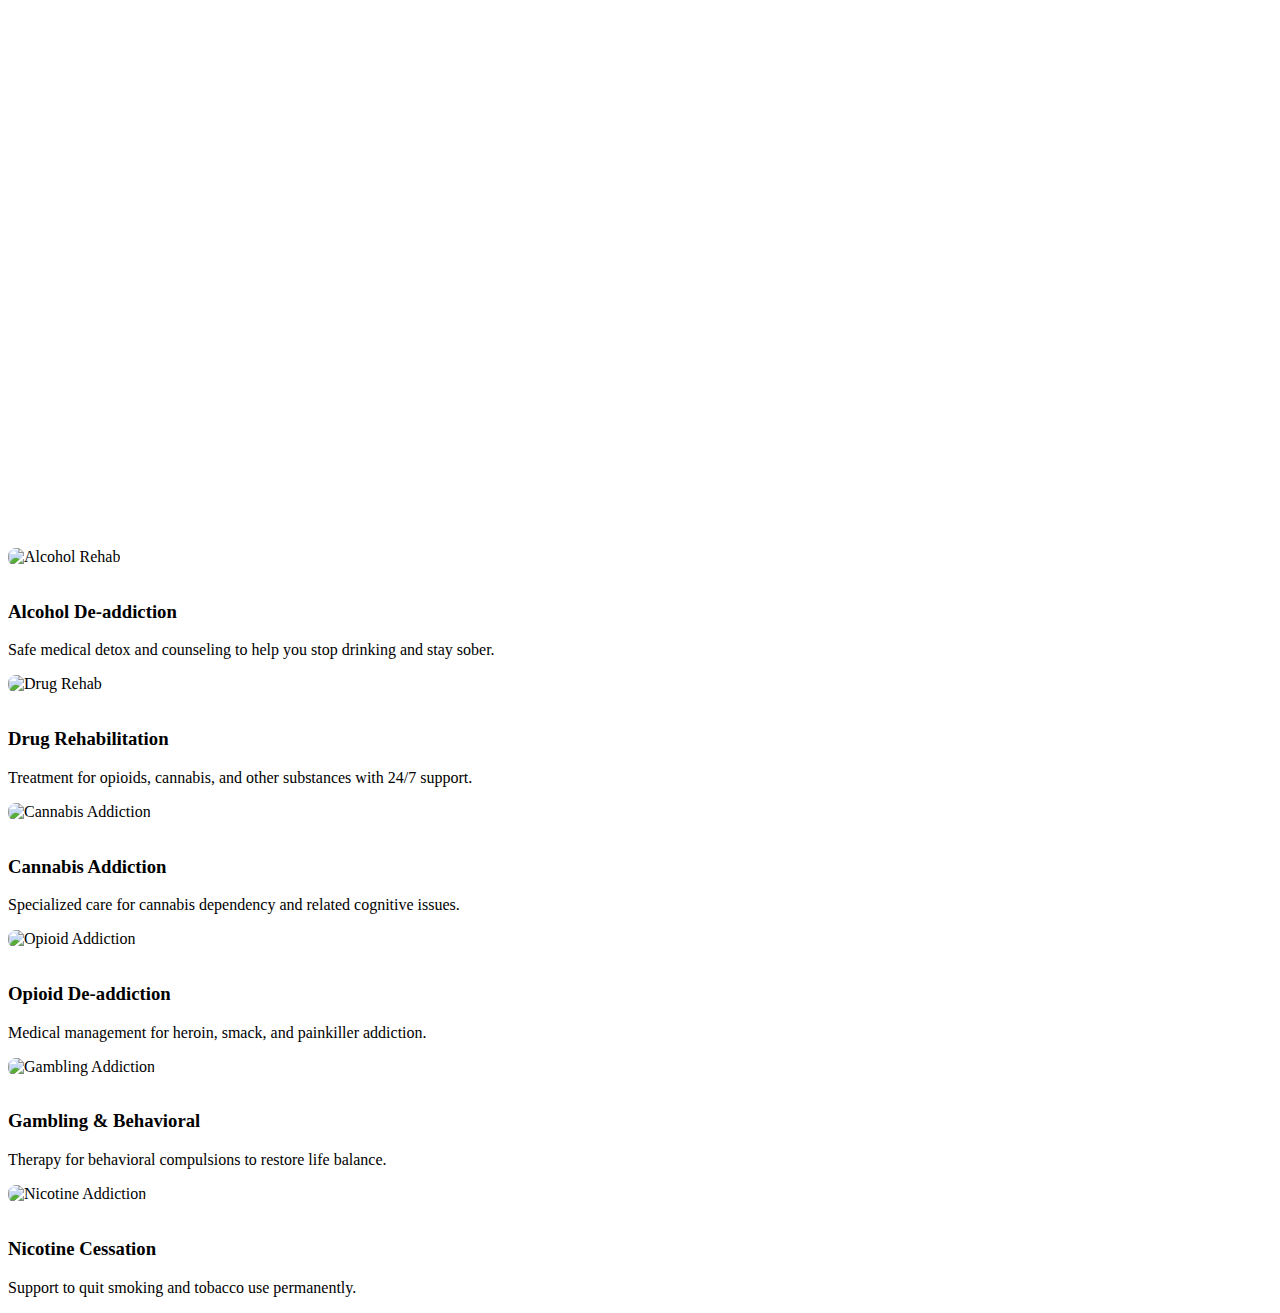
<file: target/classes/templates/services.html>
<!DOCTYPE html>
<html xmlns:th="http://www.thymeleaf.org">

<head th:replace="~{fragments :: head}"></head>

<body>

    <nav th:replace="~{fragments :: navbar}"></nav>

    <section class="hero" style="min-height: 60vh; background: var(--sage-dark); color: white;">
        <div class="hero-left" style="width: 100%; background: transparent; padding-top: 8rem;">
            <div class="hero-eyebrow" style="color: var(--sage-light);">Our Treatment Programs</div>
            <h1 class="hero-title" style="color: white;">Comprehensive <br><em>Care Plans</em></h1>
            <p class="hero-desc" style="color: rgba(255,255,255,0.8);">Evidence-based therapies tailored to your unique
                needs.</p>
        </div>
    </section>

    <section class="programs reveal" style="background: var(--warm-white); color: var(--charcoal);">
        <div class="programs-grid">
            <div class="program-card">
                <div class="program-icon">
                    <img th:src="@{/assets/images/alcohol.jpg}" alt="Alcohol Rehab"
                        style="width: 100%; height: 200px; object-fit: cover; border-radius: 8px; margin-bottom: 1rem;">
                </div>
                <h3 style="color: var(--charcoal);">Alcohol De-addiction</h3>
                <p style="color: var(--muted);">Safe medical detox and counseling to help you stop drinking and stay
                    sober.</p>
            </div>
            <div class="program-card">
                <div class="program-icon">
                    <img th:src="@{/assets/images/drug.jpg}" alt="Drug Rehab"
                        style="width: 100%; height: 200px; object-fit: cover; border-radius: 8px; margin-bottom: 1rem;">
                </div>
                <h3 style="color: var(--charcoal);">Drug Rehabilitation</h3>
                <p style="color: var(--muted);">Treatment for opioids, cannabis, and other substances with 24/7 support.
                </p>
            </div>
            <div class="program-card">
                <div class="program-icon">
                    <img th:src="@{/assets/images/cannabis.png}" alt="Cannabis Addiction"
                        style="width: 100%; height: 200px; object-fit: cover; border-radius: 8px; margin-bottom: 1rem;">
                </div>
                <h3 style="color: var(--charcoal);">Cannabis Addiction</h3>
                <p style="color: var(--muted);">Specialized care for cannabis dependency and related cognitive issues.
                </p>
            </div>
            <div class="program-card">
                <div class="program-icon">
                    <img th:src="@{/assets/images/opioids.jpg}" alt="Opioid Addiction"
                        style="width: 100%; height: 200px; object-fit: cover; border-radius: 8px; margin-bottom: 1rem;">
                </div>
                <h3 style="color: var(--charcoal);">Opioid De-addiction</h3>
                <p style="color: var(--muted);">Medical management for heroin, smack, and painkiller addiction.</p>
            </div>
            <div class="program-card">
                <div class="program-icon">
                    <img th:src="@{/assets/images/gambling.jpg}" alt="Gambling Addiction"
                        style="width: 100%; height: 200px; object-fit: cover; border-radius: 8px; margin-bottom: 1rem;">
                </div>
                <h3 style="color: var(--charcoal);">Gambling & Behavioral</h3>
                <p style="color: var(--muted);">Therapy for behavioral compulsions to restore life balance.</p>
            </div>
            <div class="program-card">
                <div class="program-icon">
                    <img th:src="@{/assets/images/nicotine.jpg}" alt="Nicotine Addiction"
                        style="width: 100%; height: 200px; object-fit: cover; border-radius: 8px; margin-bottom: 1rem;">
                </div>
                <h3 style="color: var(--charcoal);">Nicotine Cessation</h3>
                <p style="color: var(--muted);">Support to quit smoking and tobacco use permanently.</p>
            </div>
        </div>
    </section>

    <footer th:replace="~{fragments :: footer}"></footer>

    <script th:src="@{/assets/js/script.js}"></script>
</body>

</html>
</file>
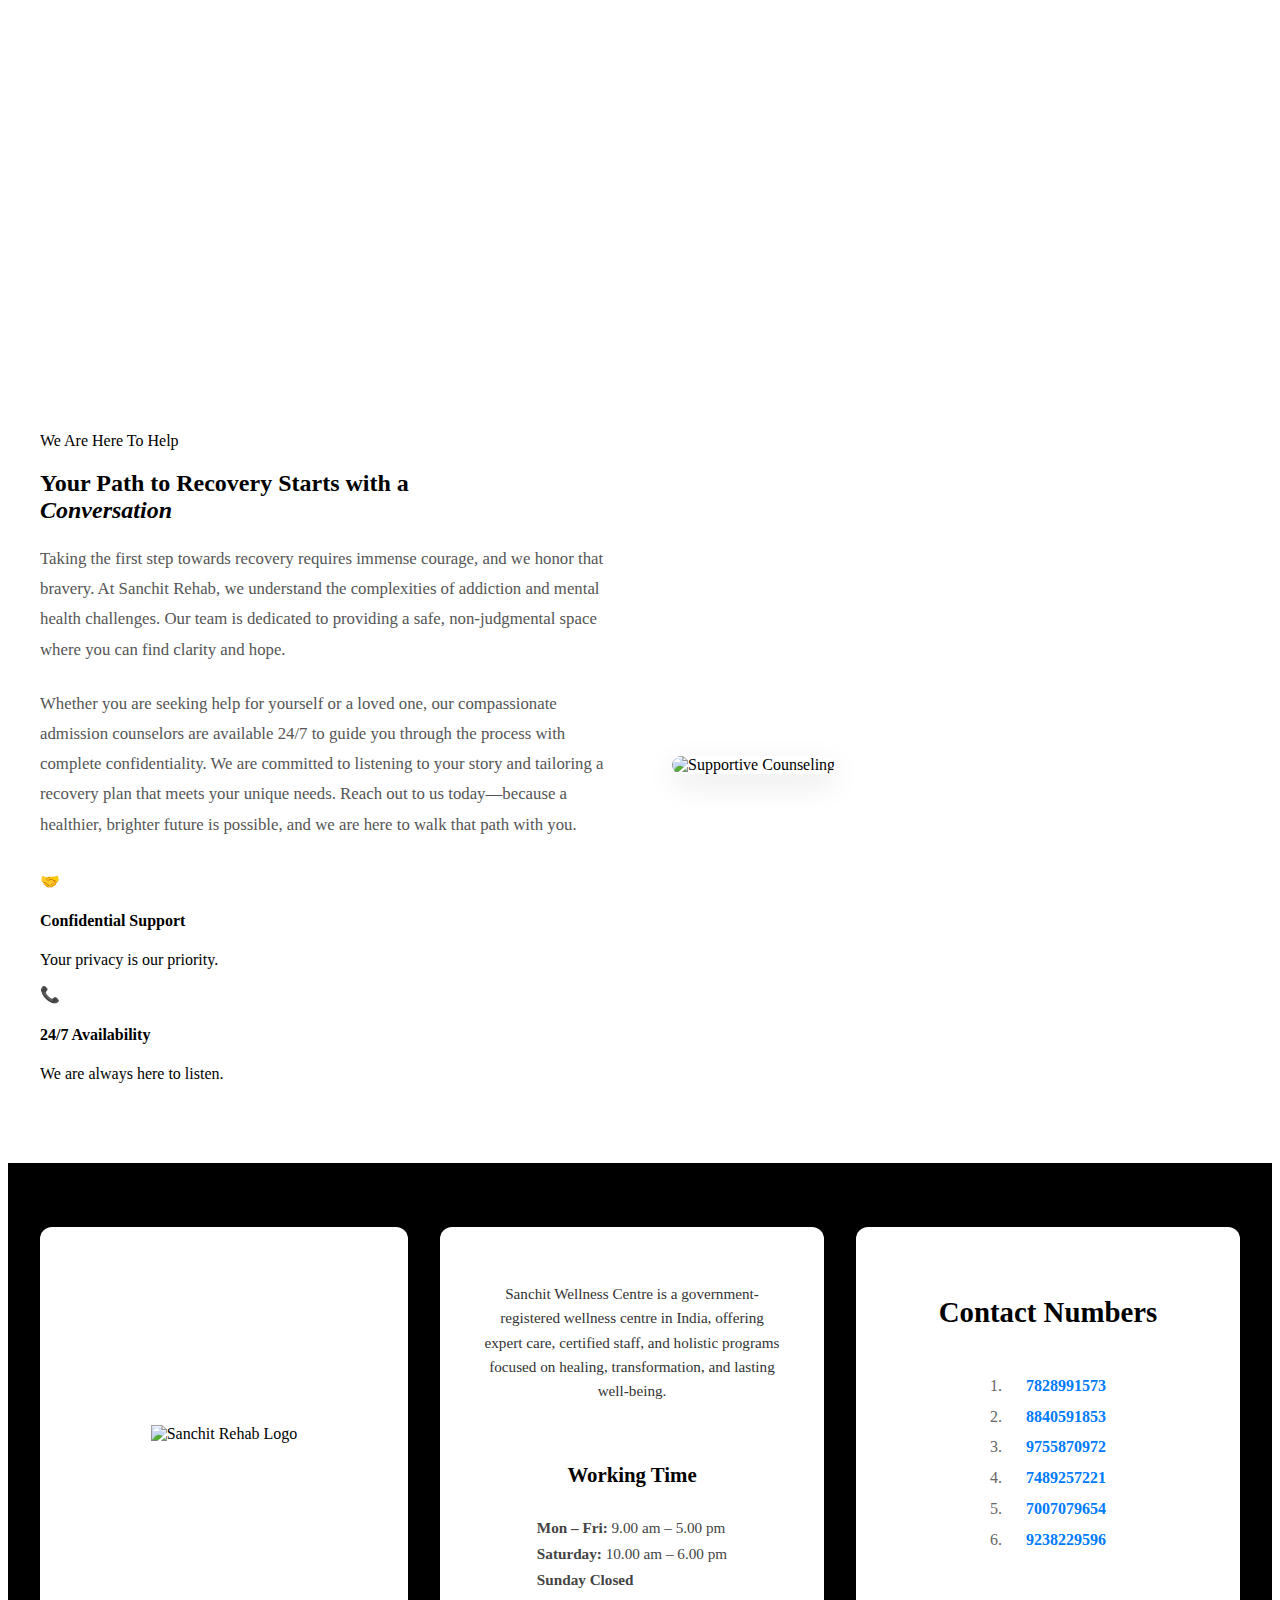
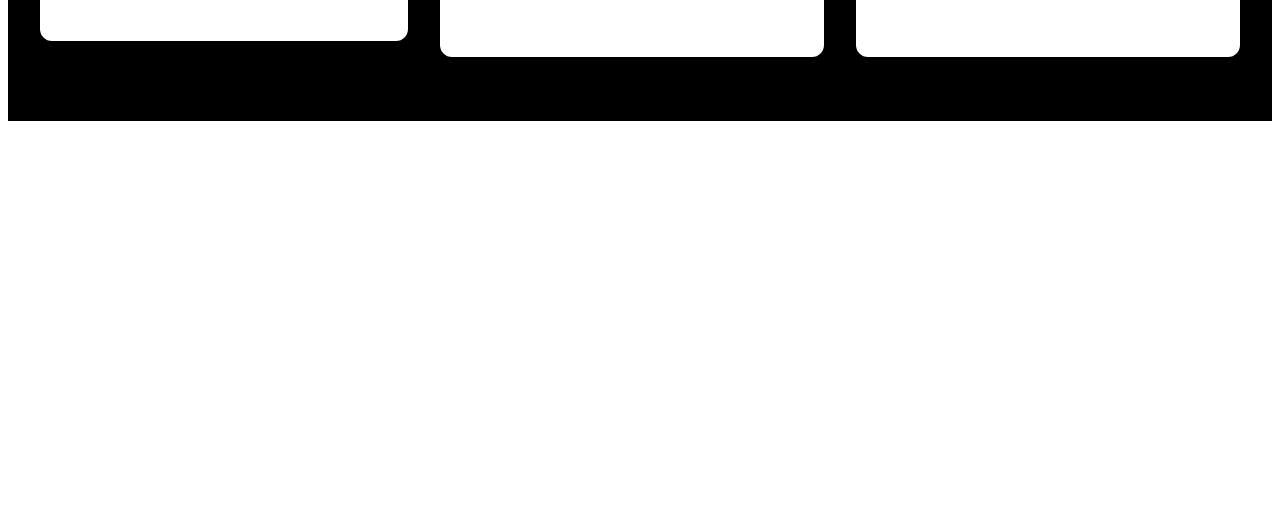
<file: src/main/resources/templates/contact.html>
<!DOCTYPE html>
<html xmlns:th="http://www.thymeleaf.org">

<head th:replace="~{fragments :: head}"></head>

<body>

    <nav th:replace="~{fragments :: navbar}"></nav>

    <!-- HERO SECTION -->
    <section class="hero"
        style="min-height: 40vh; background: var(--charcoal); color: white; display: flex; align-items: center;">
        <div class="container" style="text-align: center; padding-top: 4rem;">
            <h1 class="hero-title" style="color: white; font-size: 3.5rem;">Contact Us</h1>
            <p class="hero-desc" style="color: rgba(255,255,255,0.8); max-width: 600px; margin: 0 auto;">
                We are here to help you on your journey to recovery. Reach out to us anytime.
            </p>
        </div>
    </section>

    <!-- INTRO TEXT & IMAGE REMINDER - PROFESSIONAL SECTION -->
    <!-- Removed 'reveal' class to ensure visibility -->
    <section class="approach" style="padding: 4rem 0; background: #fff;">
        <!-- Added container to fix alignment/padding issues -->
        <div class="container"
            style="max-width: 1200px; margin: 0 auto; padding: 0 2rem; display: flex; align-items: center; gap: 4rem;">
            <div class="approach-text" style="flex: 1; padding-right: 0;">
                <div class="section-label">We Are Here To Help</div>
                <h2 class="section-title">Your Path to Recovery Starts with a <br><em>Conversation</em></h2>
                <p style="font-size: 1.05rem; line-height: 1.8; color: #555; margin-bottom: 1.5rem;">
                    Taking the first step towards recovery requires immense courage, and we honor that bravery. At
                    Sanchit
                    Rehab, we understand the complexities of addiction and mental health challenges. Our team is
                    dedicated
                    to providing a safe, non-judgmental space where you can find clarity and hope.
                </p>
                <p style="font-size: 1.05rem; line-height: 1.8; color: #555; margin-bottom: 2rem;">
                    Whether you are seeking help for yourself or a loved one, our compassionate admission counselors are
                    available 24/7 to guide you through the process with complete confidentiality. We are committed to
                    listening to your story and tailoring a recovery plan that meets your unique needs. Reach out to us
                    today—because a healthier, brighter future is possible, and we are here to walk that path with you.
                </p>
                <div class="approach-pillars">
                    <div class="pillar">
                        <div class="pillar-icon">🤝</div>
                        <h4>Confidential Support</h4>
                        <p>Your privacy is our priority.</p>
                    </div>
                    <div class="pillar">
                        <div class="pillar-icon">📞</div>
                        <h4>24/7 Availability</h4>
                        <p>We are always here to listen.</p>
                    </div>
                </div>
            </div>
            <div class="approach-visual" style="flex: 1;">
                <!-- Using gallery-1.jpg providing a clean, nice visual -->
                <img th:src="@{/assets/images/gallery-1.jpg}" alt="Supportive Counseling"
                    style="width: 100%; height: 100%; object-fit: cover; border-radius: 12px; box-shadow: 0 10px 30px rgba(0,0,0,0.1);">
            </div>
        </div>
    </section>

    <!-- CONTACT CARDS SECTION (Screenshot Layout) -->
    <section class="contact-info-section" style="background: black; padding: 4rem 0;">
        <div class="container"
            style="max-width: 1200px; margin: 0 auto; padding: 0 2rem; display: flex; gap: 2rem; flex-wrap: wrap; justify-content: center;">

            <!-- Card 1: Logo -->
            <div class="info-card"
                style="background: white; flex: 1; min-width: 300px; height: 350px; border-radius: 12px; display: flex; align-items: center; justify-content: center; padding: 2rem;">
                <img th:src="@{/assets/images/cropped-sanchit-rehab-logo.png}" alt="Sanchit Rehab Logo"
                    style="max-width: 80%; height: auto;">
            </div>

            <!-- Card 2: Info & Working Time -->
            <div class="info-card"
                style="background: white; flex: 1; min-width: 300px; min-height: 350px; border-radius: 12px; padding: 2.5rem; display: flex; flex-direction: column; align-items: center; text-align: center;">
                <p style="font-size: 0.95rem; line-height: 1.6; margin-bottom: 2rem; color: #333; font-weight: 500;">
                    Sanchit Wellness Centre is a government-registered wellness centre in India, offering expert care,
                    certified staff, and holistic programs focused on healing, transformation, and lasting well-being.
                </p>
                <h4
                    style="font-family: 'Cormorant Garamond', serif; font-size: 1.3rem; font-weight: 700; margin-bottom: 1rem; color: #000;">
                    Working Time</h4>
                <ul
                    style="list-style: none; padding: 0; font-size: 0.95rem; color: #444; text-align: left; display: inline-block;">
                    <li style="margin-bottom: 0.5rem;"><strong>Mon – Fri:</strong> 9.00 am – 5.00 pm</li>
                    <li style="margin-bottom: 0.5rem;"><strong>Saturday:</strong> 10.00 am – 6.00 pm</li>
                    <li style="margin-top: 0.5rem;"><strong>Sunday Closed</strong></li>
                </ul>
            </div>

            <!-- Card 3: Contact Numbers -->
            <div class="info-card"
                style="background: white; flex: 1; min-width: 300px; min-height: 350px; border-radius: 12px; padding: 2.5rem; text-align: center;">
                <h3
                    style="font-family: 'Cormorant Garamond', serif; font-size: 1.8rem; font-weight: 700; margin-bottom: 2rem; color: #000;">
                    Contact Numbers</h3>
                <ul style="list-style: none; padding: 0; text-align: left; display: inline-block; font-size: 1rem;">
                    <li style="margin-bottom: 0.8rem; display: flex; gap: 1rem;">
                        <span style="color: #666; width: 20px;">1.</span> <a href="tel:7828991573"
                            style="text-decoration: none; color: #007bff; font-weight: 600;">7828991573</a>
                    </li>
                    <li style="margin-bottom: 0.8rem; display: flex; gap: 1rem;">
                        <span style="color: #666; width: 20px;">2.</span> <a href="tel:8840591853"
                            style="text-decoration: none; color: #007bff; font-weight: 600;">8840591853</a>
                    </li>
                    <li style="margin-bottom: 0.8rem; display: flex; gap: 1rem;">
                        <span style="color: #666; width: 20px;">3.</span> <a href="tel:9755870972"
                            style="text-decoration: none; color: #007bff; font-weight: 600;">9755870972</a>
                    </li>
                    <li style="margin-bottom: 0.8rem; display: flex; gap: 1rem;">
                        <span style="color: #666; width: 20px;">4.</span> <a href="tel:7489257221"
                            style="text-decoration: none; color: #007bff; font-weight: 600;">7489257221</a>
                    </li>
                    <li style="margin-bottom: 0.8rem; display: flex; gap: 1rem;">
                        <span style="color: #666; width: 20px;">5.</span> <a href="tel:7007079654"
                            style="text-decoration: none; color: #007bff; font-weight: 600;">7007079654</a>
                    </li>
                    <li style="margin-bottom: 0.8rem; display: flex; gap: 1rem;">
                        <span style="color: #666; width: 20px;">6.</span> <a href="tel:9238229596"
                            style="text-decoration: none; color: #007bff; font-weight: 600;">9238229596</a>
                    </li>
                </ul>
            </div>

        </div>
    </section>

    <!-- Map Section -->
    <section class="map-section" style="height: 400px; width: 100%;">
        <iframe
            src="https://www.google.com/maps/embed?pb=!1m18!1m12!1m3!1d3579.626895318186!2d78.1692133150293!3d26.20875398343588!2m3!1f0!2f0!3f0!3m2!1i1024!2i768!4f13.1!3m3!1m2!1s0x3976c5d1794e7711%3A0x6291931304523676!2sGwalior%2C%20Madhya%20Pradesh!5e0!3m2!1sen!2sin!4v1620000000000!5m2!1sen!2sin"
            width="100%" height="100%" style="border:0;" allowfullscreen="" loading="lazy"></iframe>
    </section>

    <footer th:replace="~{fragments :: footer}"></footer>

    <script>
        // Make navbar text white for this page
        document.addEventListener('DOMContentLoaded', function () {
            const navbar = document.getElementById('navbar');
            if (navbar) {
                navbar.classList.add('nav-dark-bg');
            }
        });
    </script>

    <script th:src="@{/assets/js/script.js}"></script>
</body>

</html>
</file>
